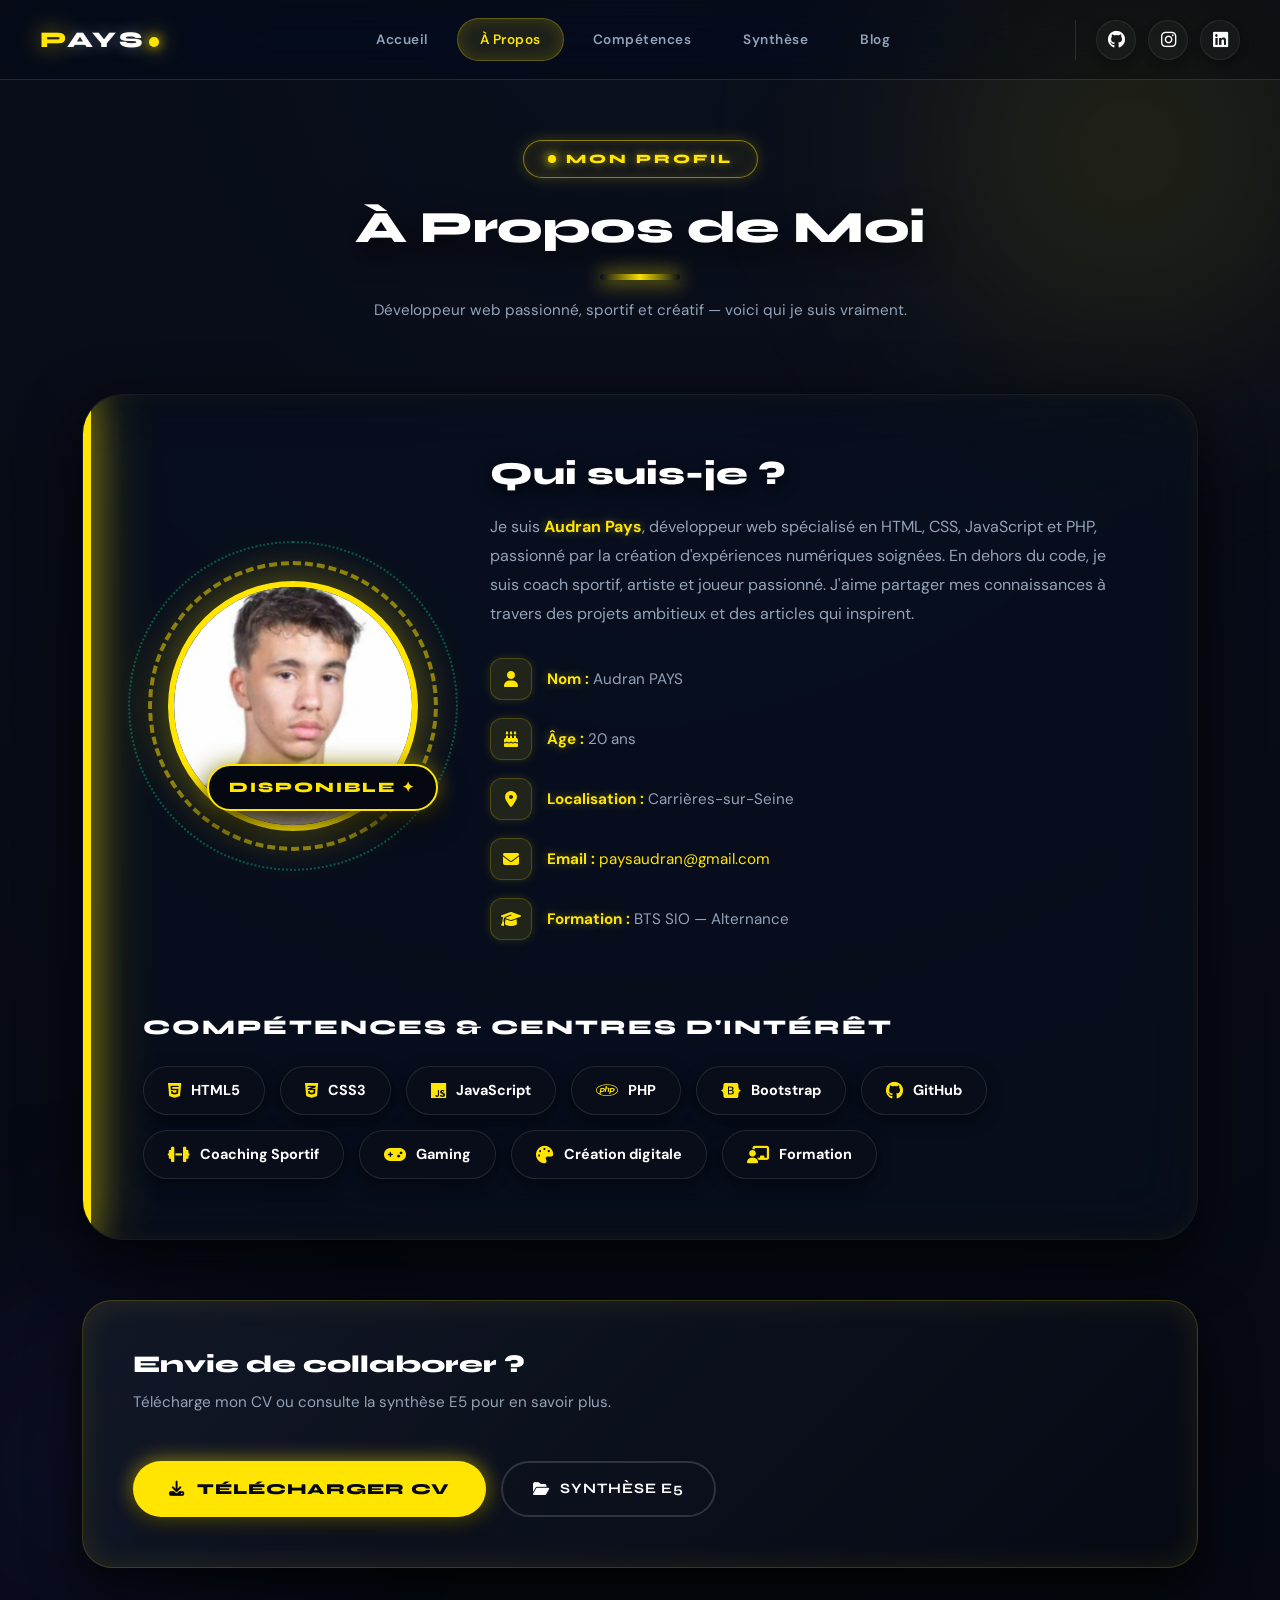
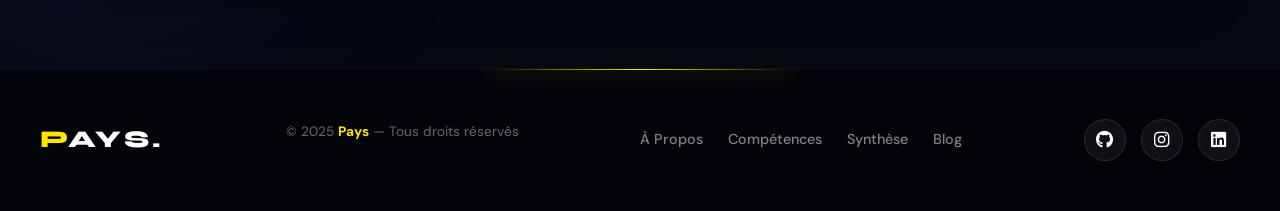
<file: a propos.html>
<!DOCTYPE html>
<html lang="fr">
<head>
  <meta charset="UTF-8" />
  <meta name="viewport" content="width=device-width, initial-scale=1.0" />
  <title>À Propos — Pays.</title>

  <!-- Bootstrap 5 -->
  <link href="https://cdn.jsdelivr.net/npm/bootstrap@5.3.3/dist/css/bootstrap.min.css" rel="stylesheet" />
  <!-- Font Awesome -->
  <link rel="stylesheet" href="https://cdnjs.cloudflare.com/ajax/libs/font-awesome/6.7.2/css/all.min.css" crossorigin="anonymous" />
  <!-- Google Fonts -->
  <link href="https://fonts.googleapis.com/css2?family=Syne:wght@400;600;700;800&family=DM+Sans:ital,wght@0,300;0,400;0,500;1,300&display=swap" rel="stylesheet" />

  <link rel="stylesheet" href="css/style.css?v=5" />
</head>

<body>

  <!-- ===== NAVBAR ===== -->
  <nav class="navbar-custom">
    <a href="index.html" class="logo"><span>P</span>ays<span class="logo-dot"></span></a>
    <ul class="nav-links">
      <li><a href="index.html">Accueil</a></li>
      <li><a href="a propos.html" class="active">À Propos</a></li>
      <li><a href="competence.html">Compétences</a></li>
      <li><a href="synthese.html">Synthèse</a></li>
      <li><a href="blog.html">Blog</a></li>
    </ul>
    <div class="socials">
      <a href="https://github.com/paysg71-arch" target="_blank" aria-label="GitHub"><i class="fa-brands fa-github"></i></a>
      <a href="https://www.instagram.com/audranpays/" target="_blank" aria-label="Instagram"><i class="fa-brands fa-instagram"></i></a>
      <a href="https://www.linkedin.com/in/audran-pays-4949373b2/" target="_blank" aria-label="Linkedin"><i class="fa-brands fa-linkedin"></i></a>
    </div>
  </nav>

  <!-- ===== PAGE ===== -->
  <div class="page-wrapper">
    <div class="container" style="position: relative; z-index: 1;">

      <!-- Header -->
      <div class="page-header fade-up delay-1">
        <div class="section-tag">Mon profil</div>
        <h1>À Propos de Moi</h1>
        <p class="subtitle">Développeur web passionné, sportif et créatif — voici qui je suis vraiment.</p>
      </div>

      <!-- About Card -->
      <div class="about-card fade-up delay-2">
        <div class="row align-items-center g-5">

          <!-- Photo -->
          <div class="col-lg-4 d-flex flex-column align-items-center gap-4">
            <div class="photo-wrapper fade-left delay-2">
              <div class="photo-ring">
                <img src="img/photo11.png" alt="Audran Pays"
                     onerror="this.style.background='linear-gradient(135deg,#3d535f,#1c2b35)';this.removeAttribute('src')" />
                <div class="photo-badge-small">Disponible ✦</div>
              </div>
            </div>
          </div>

          <!-- Text -->
          <div class="col-lg-8 about-text fade-up delay-3">
            <h2>Qui suis-je ?</h2>
            <p class="bio">
              Je suis <strong>Audran Pays</strong>, développeur web spécialisé en HTML, CSS, JavaScript et PHP,
              passionné par la création d'expériences numériques soignées. En dehors du code,
              je suis coach sportif, artiste et joueur passionné. J'aime partager mes connaissances
              à travers des projets ambitieux et des articles qui inspirent.
            </p>

            <ul class="info-list">
              <li>
                <div class="info-icon"><i class="fa-solid fa-user"></i></div>
                <div><strong>Nom :</strong> Audran PAYS</div>
              </li>
              <li>
                <div class="info-icon"><i class="fa-solid fa-cake-candles"></i></div>
                <div><strong>Âge :</strong> 20 ans</div>
              </li>
              <li>
                <div class="info-icon"><i class="fa-solid fa-location-dot"></i></div>
                <div><strong>Localisation :</strong> Carrières-sur-Seine</div>
              </li>
              <li>
                <div class="info-icon"><i class="fa-solid fa-envelope"></i></div>
                <div>
                  <strong>Email :</strong>
                  <a href="mailto:paysaudran@gmail.com">paysaudran@gmail.com</a>
                </div>
              </li>
              <li>
                <div class="info-icon"><i class="fa-solid fa-graduation-cap"></i></div>
                <div><strong>Formation :</strong> BTS SIO — Alternance</div>
              </li>
            </ul>
          </div>
        </div>

        <!-- Skills section -->
        <div class="skills-section fade-up delay-4">
          <h3>Compétences & Centres d'intérêt</h3>
          <div class="pills">
            <span class="pill"><i class="fa-brands fa-html5"></i> HTML5</span>
            <span class="pill"><i class="fa-brands fa-css3-alt"></i> CSS3</span>
            <span class="pill"><i class="fa-brands fa-js"></i> JavaScript</span>
            <span class="pill"><i class="fa-brands fa-php"></i> PHP</span>
            <span class="pill"><i class="fa-brands fa-bootstrap"></i> Bootstrap</span>
            <span class="pill"><i class="fa-brands fa-github"></i> GitHub</span>
            <span class="pill"><i class="fa-solid fa-dumbbell"></i> Coaching Sportif</span>
            <span class="pill"><i class="fa-solid fa-gamepad"></i> Gaming</span>
            <span class="pill"><i class="fa-solid fa-palette"></i> Création digitale</span>
            <span class="pill"><i class="fa-solid fa-chalkboard-user"></i> Formation</span>
          </div>
        </div>
      </div>

      <!-- CTA Strip -->
      <div class="cta-strip fade-up delay-5">
        <div class="cta-text">
          <h4>Envie de collaborer ?</h4>
          <p>Télécharge mon CV ou consulte la synthèse E5 pour en savoir plus.</p>
        </div>
        <div class="cta-btns">
          <a href="img/CV-1.png" download class="btn-yellow">
            <i class="fa-solid fa-download"></i> Télécharger CV
          </a>
          <a href="synthese.html" class="btn-ghost">
            <i class="fa-solid fa-folder-open"></i> Synthèse E5
          </a>
        </div>
      </div>

    </div>
  </div>

  <!-- ===== FOOTER ===== -->
  <footer>
    <a href="index.html" class="footer-logo"><span>P</span>ays.</a>
    <p class="copy">© 2025 <span>Pays</span> — Tous droits réservés</p>
    <nav class="footer-links">
      <a href="a propos.html">À Propos</a>
      <a href="competence.html">Compétences</a>
      <a href="synthese.html">Synthèse</a>
      <a href="blog.html">Blog</a>
    </nav>
    <div class="footer-socials">
      <a href="https://github.com/paysg71-arch" target="_blank"><i class="fa-brands fa-github"></i></a>
      <a href="https://www.instagram.com/audranpays/" target="_blank"><i class="fa-brands fa-instagram"></i></a>
      <a href="https://www.linkedin.com/in/audran-pays-4949373b2/" target="_blank"><i class="fa-brands fa-linkedin"></i></a>
    </div>
  </footer>

  <!-- Back to top -->
  <button class="back-to-top" id="backToTop" title="Retour en haut">↑</button>

  <!-- Bootstrap JS -->
  <script src="https://cdn.jsdelivr.net/npm/bootstrap@5.3.3/dist/js/bootstrap.bundle.min.js"></script>
  <script>
    // Reveal on scroll
    const anim = document.querySelectorAll('.fade-up, .fade-right, .fade-left');
    if ('IntersectionObserver' in window) {
      const obs = new IntersectionObserver((entries) => {
        entries.forEach(e => { if (e.isIntersecting) { e.target.classList.add('visible'); } });
      }, { threshold: 0.08 });
      anim.forEach(el => obs.observe(el));
    } else { anim.forEach(el => el.classList.add('visible')); }

    // Back to top
    const btn = document.getElementById('backToTop');
    window.addEventListener('scroll', () => {
      btn.classList.toggle('visible', window.scrollY > 300);
    });
    btn.addEventListener('click', () => window.scrollTo({ top: 0, behavior: 'smooth' }));
  </script>
</body>
</html>
</file>
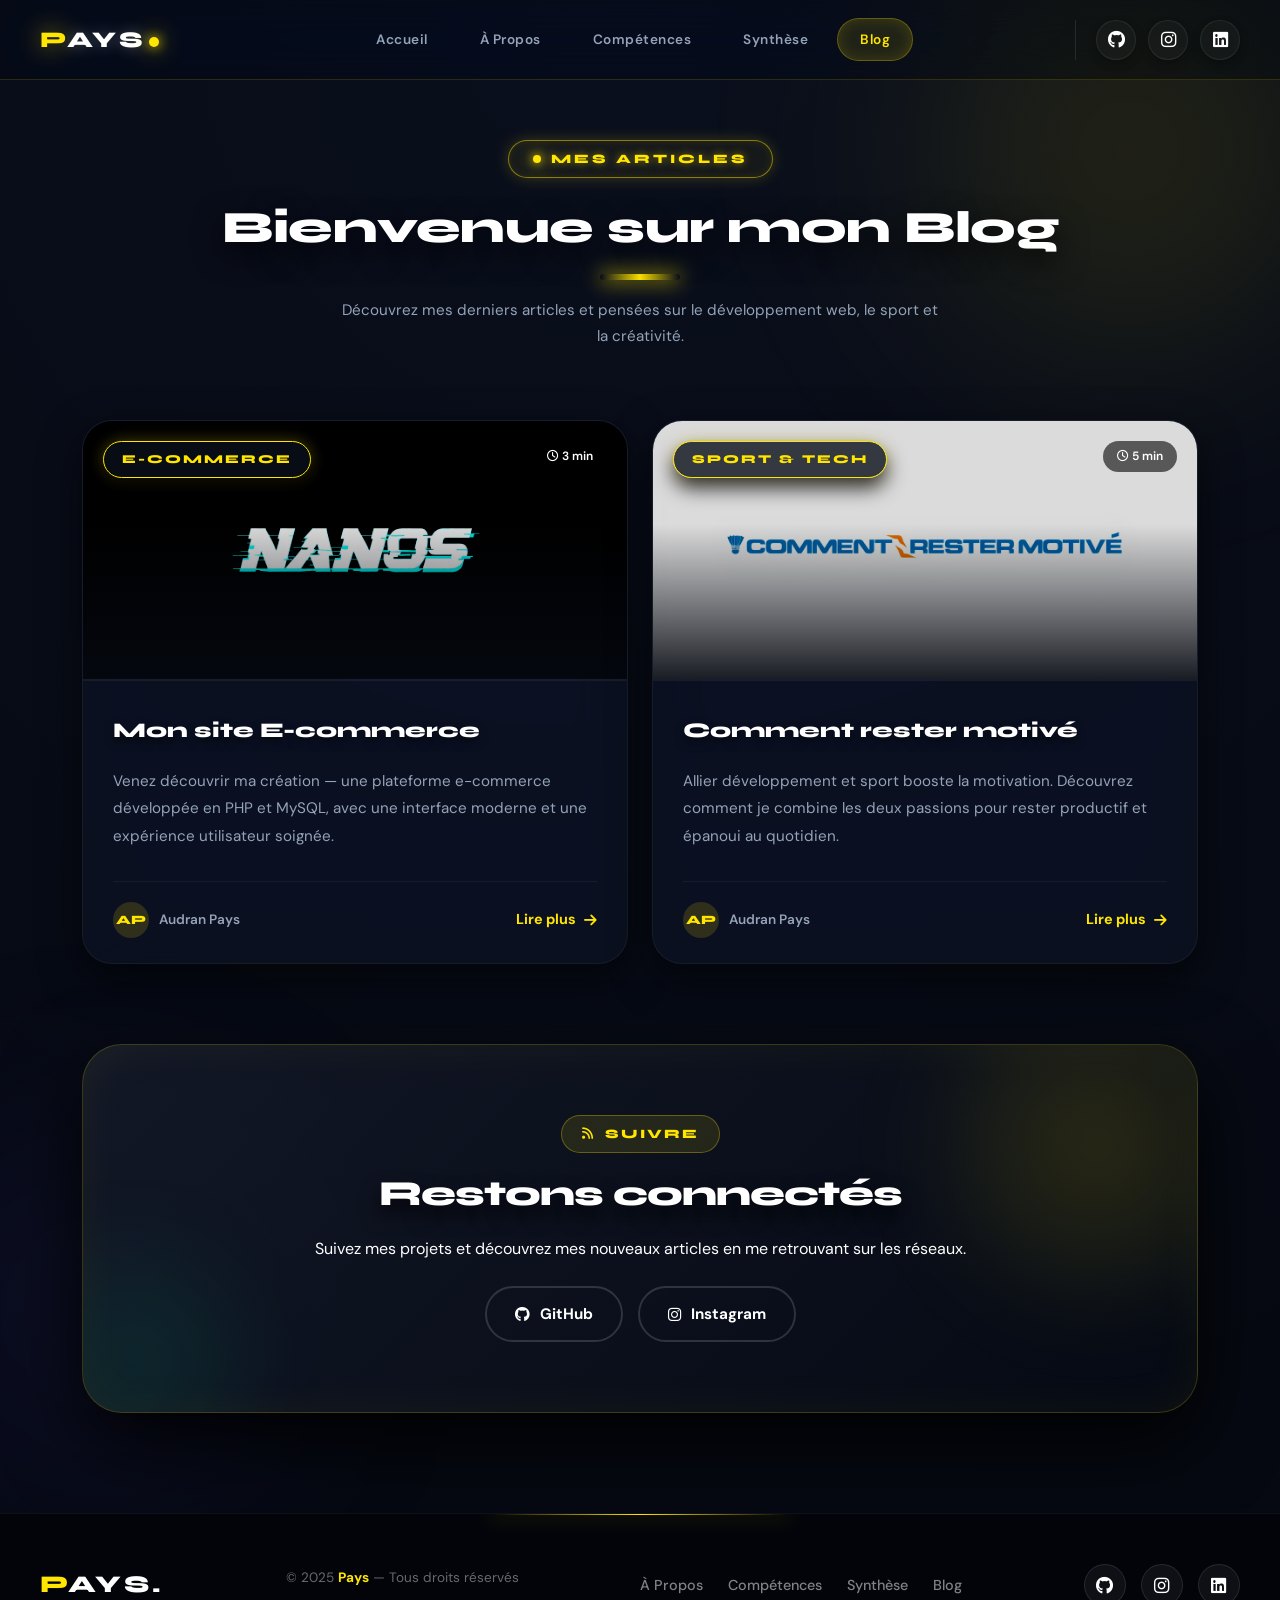
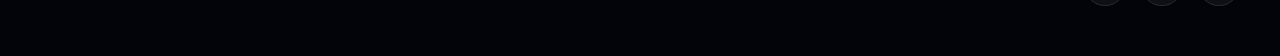
<file: blog.html>
<!DOCTYPE html>
<html lang="fr">
<head>
  <meta charset="UTF-8" />
  <meta name="viewport" content="width=device-width, initial-scale=1.0" />
  <title>Blog — Pays.</title>

  <!-- Bootstrap 5 -->
  <link href="https://cdn.jsdelivr.net/npm/bootstrap@5.3.3/dist/css/bootstrap.min.css" rel="stylesheet" />
  <!-- Font Awesome -->
  <link rel="stylesheet" href="https://cdnjs.cloudflare.com/ajax/libs/font-awesome/6.7.2/css/all.min.css" crossorigin="anonymous" />
  <!-- Google Fonts -->
  <link href="https://fonts.googleapis.com/css2?family=Syne:wght@400;600;700;800&family=DM+Sans:ital,wght@0,300;0,400;0,500;1,300&display=swap" rel="stylesheet" />

  <link rel="stylesheet" href="css/style.css?v=5" />
</head>

<body>

  <!-- ===== NAVBAR ===== -->
  <nav class="navbar-custom">
    <a href="index.html" class="logo"><span>P</span>ays<span class="logo-dot"></span></a>
    <ul class="nav-links">
      <li><a href="index.html">Accueil</a></li>
      <li><a href="a propos.html">À Propos</a></li>
      <li><a href="competence.html">Compétences</a></li>
      <li><a href="synthese.html">Synthèse</a></li>
      <li><a href="blog.html" class="active">Blog</a></li>
    </ul>
    <div class="socials">
      <a href="https://github.com/paysg71-arch/" target="_blank" aria-label="GitHub"><i class="fa-brands fa-github"></i></a>
      <a href="https://www.instagram.com/audranpays" target="_blank" aria-label="Instagram"><i class="fa-brands fa-instagram"></i></a>
      <a href="https://www.linkedin.com/in/audran-pays-4949373b2/" target="_blank" aria-label="Linkedin"><i class="fa-brands fa-linkedin"></i></a>
    </div>
  </nav>

  <!-- ===== PAGE ===== -->
  <div class="page-wrapper">
    <div class="container" style="position: relative; z-index: 1;">

      <!-- Header -->
      <div class="page-header fade-up delay-1">
        <div class="section-tag">Mes articles</div>
        <h1>Bienvenue sur mon Blog</h1>
        <p class="subtitle">Découvrez mes derniers articles et pensées sur le développement web, le sport et la créativité.</p>
      </div>

      <!-- Articles grid -->
      <div class="row g-4">

        <!-- Article 1 -->
        <div class="col-md-6 fade-up delay-2">
          <div class="article-card">
            <div class="article-img">
              <img src="img/Nanosphoto7.png" alt="Mon site E-commerce"
                   onerror="this.style.background='linear-gradient(135deg,#3d535f,#1c2b35)';this.removeAttribute('src')" />
              <span class="article-cat">E-commerce</span>
              <span class="article-time"><i class="fa-regular fa-clock"></i> 3 min</span>
            </div>
            <div class="article-body">
              <h2>Mon site E-commerce</h2>
              <p>Venez découvrir ma création — une plateforme e-commerce développée en PHP et MySQL, avec une interface moderne et une expérience utilisateur soignée.</p>
              <div class="article-footer">
                <div class="article-author">
                  <div class="author-avatar">AP</div>
                  <span class="author-name">Audran Pays</span>
                </div>
                <a href="https://github.com/paysg71-arch/ecommerce" class="article-link">
                  Lire plus <i class="fa-solid fa-arrow-right"></i>
                </a>
              </div>
            </div>
          </div>
        </div>

        <!-- Article 2 -->
        <div class="col-md-6 fade-up delay-3">
          <div class="article-card">
            <div class="article-img">
              <img src="img/Badmintonphoto.png" alt="Comment rester motivé"
                   onerror="this.style.background='linear-gradient(135deg,#3d535f,#1c2b35)';this.removeAttribute('src')" />
              <span class="article-cat">Sport & Tech</span>
              <span class="article-time"><i class="fa-regular fa-clock"></i> 5 min</span>
            </div>
            <div class="article-body">
              <h2>Comment rester motivé</h2>
              <p>Allier développement et sport booste la motivation. Découvrez comment je combine les deux passions pour rester productif et épanoui au quotidien.</p>
              <div class="article-footer">
                <div class="article-author">
                  <div class="author-avatar">AP</div>
                  <span class="author-name">Audran Pays</span>
                </div>
                <a href="https://badmintoncarrieres-sur-seine.fr/" target="_blank" class="article-link">
                  Lire plus <i class="fa-solid fa-arrow-right"></i>
                </a>
              </div>
            </div>
          </div>
        </div>

      </div>

      <!-- Newsletter / Follow strip -->
      <div class="newsletter-strip fade-up delay-4">
        <div class="nl-tag"><i class="fa-solid fa-rss"></i> Suivre</div>
        <h3>Restons connectés</h3>
        <p>Suivez mes projets et découvrez mes nouveaux articles en me retrouvant sur les réseaux.</p>
        <div class="nl-socials">
          <a href="https://github.com/paysg71-arch" target="_blank" class="nl-social-btn github">
            <i class="fa-brands fa-github"></i> GitHub
          </a>
          <a href="https://www.instagram.com/audranpays" target="_blank" class="nl-social-btn instagram">
            <i class="fa-brands fa-instagram"></i> Instagram
          </a>
        </div>
      </div>

    </div>
  </div>

  <!-- ===== FOOTER ===== -->
  <footer>
    <a href="index.html" class="footer-logo"><span>P</span>ays.</a>
    <p class="copy">© 2025 <span>Pays</span> — Tous droits réservés</p>
    <nav class="footer-links">
      <a href="a propos.html">À Propos</a>
      <a href="competence.html">Compétences</a>
      <a href="synthese.html">Synthèse</a>
      <a href="blog.html">Blog</a>
    </nav>
    <div class="footer-socials">
      <a href="https://github.com/paysg71-arch" target="_blank"><i class="fa-brands fa-github"></i></a>
      <a href="https://www.instagram.com/audranpays/" target="_blank"><i class="fa-brands fa-instagram"></i></a>
      <a href="https://www.linkedin.com/in/audran-pays-4949373b2/" target="_blank"><i class="fa-brands fa-linkedin"></i></a>
    </div>
  </footer>

  <!-- Back to top -->
  <button class="back-to-top" id="backToTop" title="Retour en haut">↑</button>

  <!-- Bootstrap JS -->
  <script src="https://cdn.jsdelivr.net/npm/bootstrap@5.3.3/dist/js/bootstrap.bundle.min.js"></script>
  <script>
    // Reveal on scroll
    const anim = document.querySelectorAll('.fade-up, .fade-right');
    if ('IntersectionObserver' in window) {
      const obs = new IntersectionObserver((entries) => {
        entries.forEach(e => { if (e.isIntersecting) { e.target.classList.add('visible'); } });
      }, { threshold: 0.08 });
      anim.forEach(el => obs.observe(el));
    } else { anim.forEach(el => el.classList.add('visible')); }

    // Back to top
    const btn = document.getElementById('backToTop');
    window.addEventListener('scroll', () => btn.classList.toggle('visible', window.scrollY > 300));
    btn.addEventListener('click', () => window.scrollTo({ top: 0, behavior: 'smooth' }));
  </script>

</body>
</html>
</file>
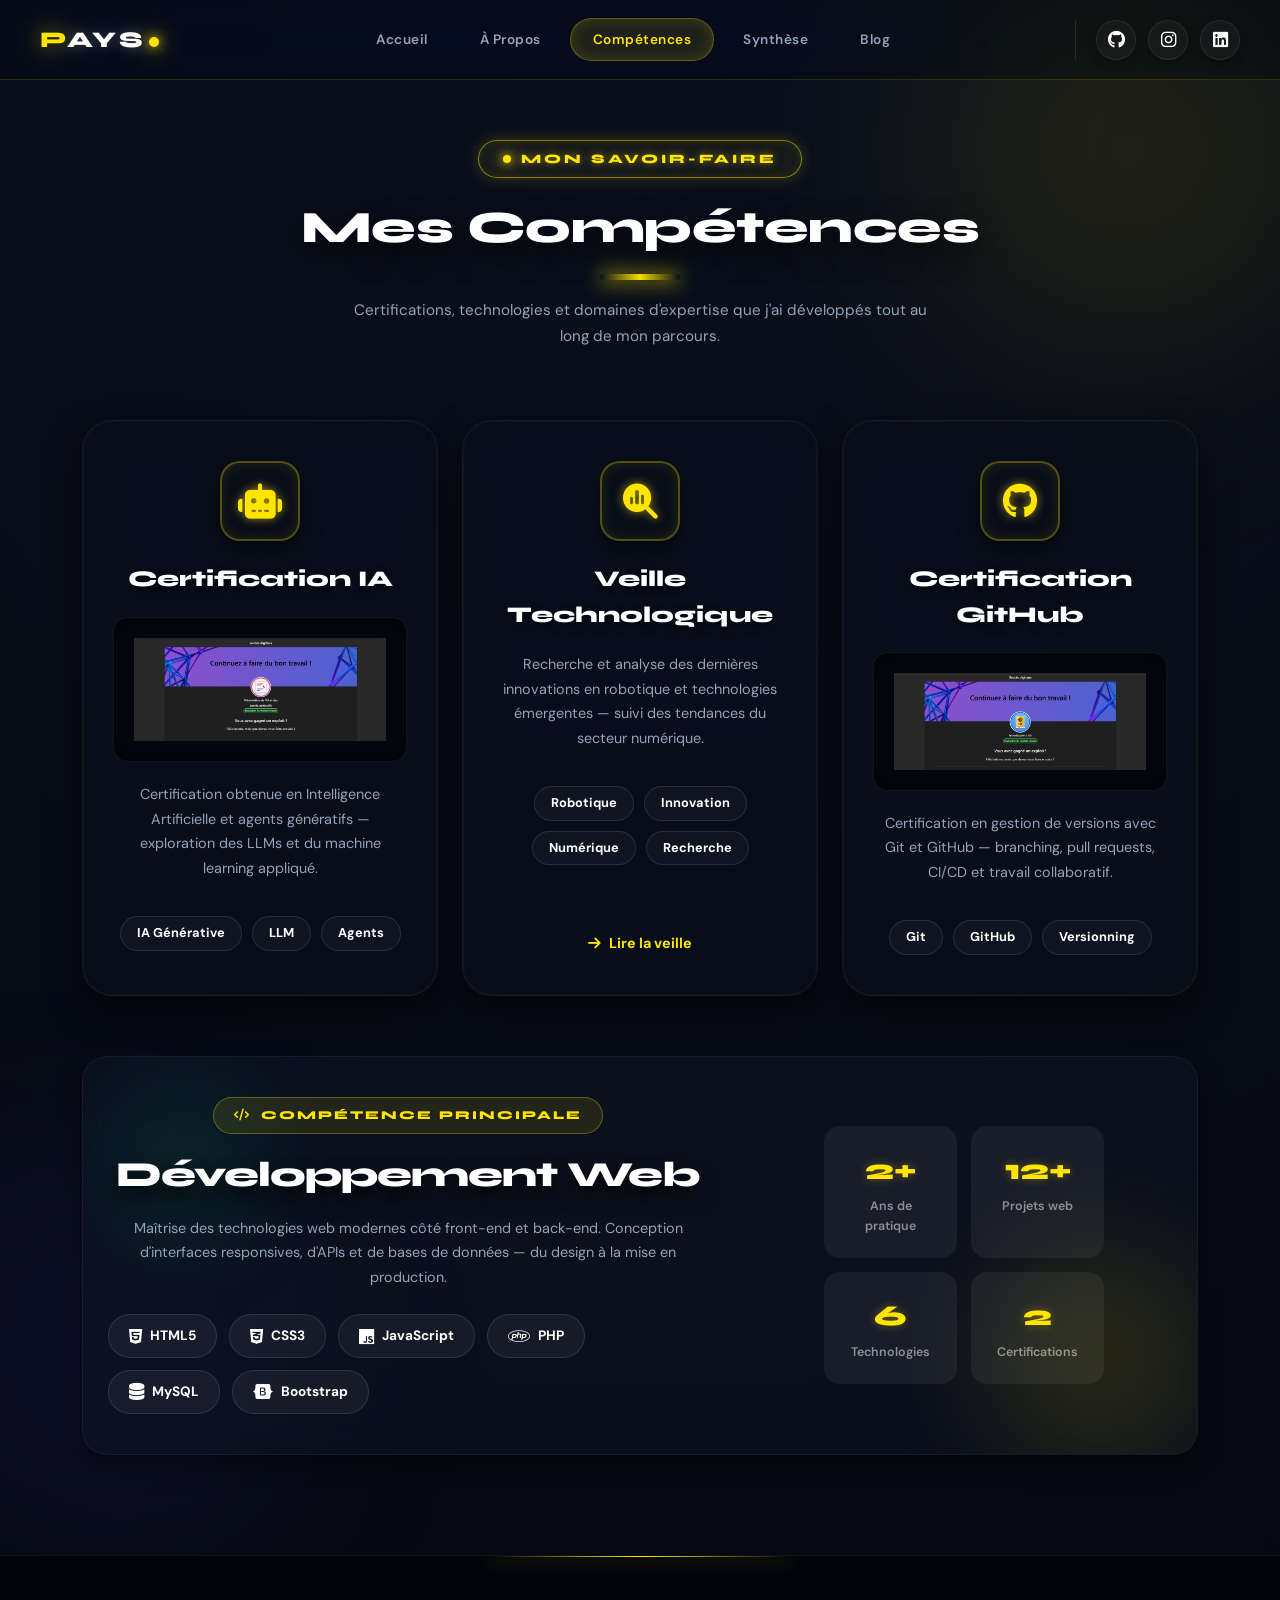
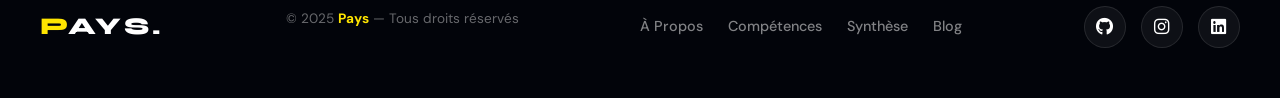
<file: competence.html>
<!DOCTYPE html>
<html lang="fr">
<head>
  <meta charset="UTF-8" />
  <meta name="viewport" content="width=device-width, initial-scale=1.0" />
  <title>Compétences — Pays.</title>

  <!-- Bootstrap 5 -->
  <link href="https://cdn.jsdelivr.net/npm/bootstrap@5.3.3/dist/css/bootstrap.min.css" rel="stylesheet" />
  <!-- Font Awesome -->
  <link rel="stylesheet" href="https://cdnjs.cloudflare.com/ajax/libs/font-awesome/6.7.2/css/all.min.css" crossorigin="anonymous" />
  <!-- Google Fonts -->
  <link href="https://fonts.googleapis.com/css2?family=Syne:wght@400;600;700;800&family=DM+Sans:ital,wght@0,300;0,400;0,500;1,300&display=swap" rel="stylesheet" />

  <link rel="stylesheet" href="css/style.css?v=5" />
</head>

<body>

  <!-- ===== NAVBAR ===== -->
  <nav class="navbar-custom">
    <a href="index.html" class="logo"><span>P</span>ays<span class="logo-dot"></span></a>
    <ul class="nav-links">
      <li><a href="index.html">Accueil</a></li>
      <li><a href="a propos.html">À Propos</a></li>
      <li><a href="competence.html" class="active">Compétences</a></li>
      <li><a href="synthese.html">Synthèse</a></li>
      <li><a href="blog.html">Blog</a></li>
    </ul>
    <div class="socials">
      <a href="https://github.com/paysg71-arch" target="_blank" aria-label="GitHub"><i class="fa-brands fa-github"></i></a>
      <a href="https://www.instagram.com/audranpays/" target="_blank" aria-label="Instagram"><i class="fa-brands fa-instagram"></i></a>
      <a href="https://www.linkedin.com/in/audran-pays-4949373b2/" target="_blank" aria-label="Linkedin"><i class="fa-brands fa-linkedin"></i></a>
    </div>
  </nav>

  <!-- ===== PAGE ===== -->
  <div class="page-wrapper">
    <div class="container" style="position: relative; z-index: 1;">

      <!-- Header -->
      <div class="page-header fade-up delay-1">
        <div class="section-tag">Mon savoir-faire</div>
        <h1>Mes Compétences</h1>
        <p class="subtitle">Certifications, technologies et domaines d'expertise que j'ai développés tout au long de mon parcours.</p>
      </div>

      <!-- Cards row: Certification IA + Veille + GitHub -->
      <div class="row g-4 mb-4">

        <!-- Certification IA -->
        <div class="col-lg-4 col-md-6 fade-up delay-2">
          <div class="competence-card h-100">
            <div class="card-body-custom">
              <div class="card-icon"><i class="fa-solid fa-robot"></i></div>
              <div class="card-title">Certification IA</div>
              <div class="card-img-wrap" onclick="openModal('modal-ia')">
                <img src="img/CertificationIA.png" alt="Certification Intelligence Artificielle"
                     onerror="this.closest('.card-img-wrap').style.display='none'" />
                <span class="zoom-hint"><i class="fa-solid fa-magnifying-glass"></i> Agrandir</span>
              </div>
              <p class="card-desc">Certification obtenue en Intelligence Artificielle et agents génératifs — exploration des LLMs et du machine learning appliqué.</p>
              <div class="card-tags">
                <span class="tag">IA Générative</span>
                <span class="tag">LLM</span>
                <span class="tag">Agents</span>
              </div>
            </div>
          </div>
        </div>

        <!-- Veille Technologique -->
        <div class="col-lg-4 col-md-6 fade-up delay-3">
          <div class="competence-card h-100">
            <div class="card-body-custom">
              <div class="card-icon"><i class="fa-solid fa-magnifying-glass-chart"></i></div>
              <div class="card-title">Veille Technologique</div>
              <p class="card-desc">Recherche et analyse des dernières innovations en robotique et technologies émergentes — suivi des tendances du secteur numérique.</p>
              <div class="card-tags">
                <span class="tag">Robotique</span>
                <span class="tag">Innovation</span>
                <span class="tag">Numérique</span>
                <span class="tag">Recherche</span>
              </div>
              <a href="veille_robotique.html" class="card-cta">
                <i class="fa-solid fa-arrow-right"></i> Lire la veille
              </a>
            </div>
          </div>
        </div>

        <!-- Certification GitHub -->
        <div class="col-lg-4 col-md-6 fade-up delay-4">
          <div class="competence-card h-100">
            <div class="card-body-custom">
              <div class="card-icon"><i class="fa-brands fa-github"></i></div>
              <div class="card-title">Certification GitHub</div>
              <div class="card-img-wrap" onclick="openModal('modal-git')">
                <img src="img/CertificationGIT.png" alt="Certification GitHub"
                     onerror="this.closest('.card-img-wrap').style.display='none'" />
                <span class="zoom-hint"><i class="fa-solid fa-magnifying-glass"></i> Agrandir</span>
              </div>
              <p class="card-desc">Certification en gestion de versions avec Git et GitHub — branching, pull requests, CI/CD et travail collaboratif.</p>
              <div class="card-tags">
                <span class="tag">Git</span>
                <span class="tag">GitHub</span>
                <span class="tag">Versionning</span>
              </div>
            </div>
          </div>
        </div>
      </div>

      <!-- Feature Card: Développement Web -->
      <div class="feature-card fade-up delay-5">
        <div class="row align-items-center g-5">
          <div class="col-lg-7">
            <div class="fc-tag"><i class="fa-solid fa-code"></i> Compétence principale</div>
            <h2>Développement Web</h2>
            <p>Maîtrise des technologies web modernes côté front-end et back-end. Conception d'interfaces responsives, d'APIs et de bases de données — du design à la mise en production.</p>
            <div class="tech-pills">
              <span class="tech-pill"><i class="fa-brands fa-html5"></i> HTML5</span>
              <span class="tech-pill"><i class="fa-brands fa-css3-alt"></i> CSS3</span>
              <span class="tech-pill"><i class="fa-brands fa-js"></i> JavaScript</span>
              <span class="tech-pill"><i class="fa-brands fa-php"></i> PHP</span>
              <span class="tech-pill"><i class="fa-solid fa-database"></i> MySQL</span>
              <span class="tech-pill"><i class="fa-brands fa-bootstrap"></i> Bootstrap</span>
            </div>
          </div>
          <div class="col-lg-5 d-flex justify-content-center">
            <div class="stats-grid">
              <div class="stat-box">
                <div class="stat-box-num">2+</div>
                <div class="stat-box-lbl">Ans de pratique</div>
              </div>
              <div class="stat-box">
                <div class="stat-box-num">12+</div>
                <div class="stat-box-lbl">Projets web</div>
              </div>
              <div class="stat-box">
                <div class="stat-box-num">6</div>
                <div class="stat-box-lbl">Technologies</div>
              </div>
              <div class="stat-box">
                <div class="stat-box-num">2</div>
                <div class="stat-box-lbl">Certifications</div>
              </div>
            </div>
          </div>
        </div>
      </div>

    </div>
  </div>

  <!-- ===== MODALS ===== -->
  <div id="modal-ia" class="img-modal" onclick="closeModal('modal-ia')">
    <button class="modal-close" onclick="closeModal('modal-ia')">&times;</button>
    <img src="img/CertificationIA.png" alt="Certification IA agrandie" onclick="event.stopPropagation()" />
  </div>

  <div id="modal-git" class="img-modal" onclick="closeModal('modal-git')">
    <button class="modal-close" onclick="closeModal('modal-git')">&times;</button>
    <img src="img/CertificationGIT.png" alt="Certification GitHub agrandie" onclick="event.stopPropagation()" />
  </div>

  <!-- ===== FOOTER ===== -->
  <footer>
    <a href="index.html" class="footer-logo"><span>P</span>ays.</a>
    <p class="copy">© 2025 <span>Pays</span> — Tous droits réservés</p>
    <nav class="footer-links">
      <a href="a propos.html">À Propos</a>
      <a href="competence.html">Compétences</a>
      <a href="synthese.html">Synthèse</a>
      <a href="blog.html">Blog</a>
    </nav>
    <div class="footer-socials">
      <a href="https://github.com/paysg71-arch" target="_blank"><i class="fa-brands fa-github"></i></a>
      <a href="https://www.instagram.com/audranpays/" target="_blank"><i class="fa-brands fa-instagram"></i></a>
      <a href="https://www.linkedin.com/in/audran-pays-4949373b2/" target="_blank"><i class="fa-brands fa-linkedin"></i></a>
    </div>
  </footer>

  <!-- Back to top -->
  <button class="back-to-top" id="backToTop" title="Retour en haut">↑</button>

  <!-- Bootstrap JS -->
  <script src="https://cdn.jsdelivr.net/npm/bootstrap@5.3.3/dist/js/bootstrap.bundle.min.js"></script>
  <script>
    // Modal
    function openModal(id) {
      document.getElementById(id).classList.add('open');
      document.body.style.overflow = 'hidden';
    }
    function closeModal(id) {
      document.getElementById(id).classList.remove('open');
      document.body.style.overflow = '';
    }
    document.addEventListener('keydown', e => {
      if (e.key === 'Escape') {
        document.querySelectorAll('.img-modal.open').forEach(m => {
          m.classList.remove('open');
          document.body.style.overflow = '';
        });
      }
    });

    // Reveal on scroll
    const anim = document.querySelectorAll('.fade-up, .fade-right');
    if ('IntersectionObserver' in window) {
      const obs = new IntersectionObserver((entries) => {
        entries.forEach(e => { if (e.isIntersecting) { e.target.classList.add('visible'); } });
      }, { threshold: 0.08 });
      anim.forEach(el => obs.observe(el));
    } else { anim.forEach(el => el.classList.add('visible')); }

    // Back to top
    const btn = document.getElementById('backToTop');
    window.addEventListener('scroll', () => btn.classList.toggle('visible', window.scrollY > 300));
    btn.addEventListener('click', () => window.scrollTo({ top: 0, behavior: 'smooth' }));
  </script>

</body>
</file>
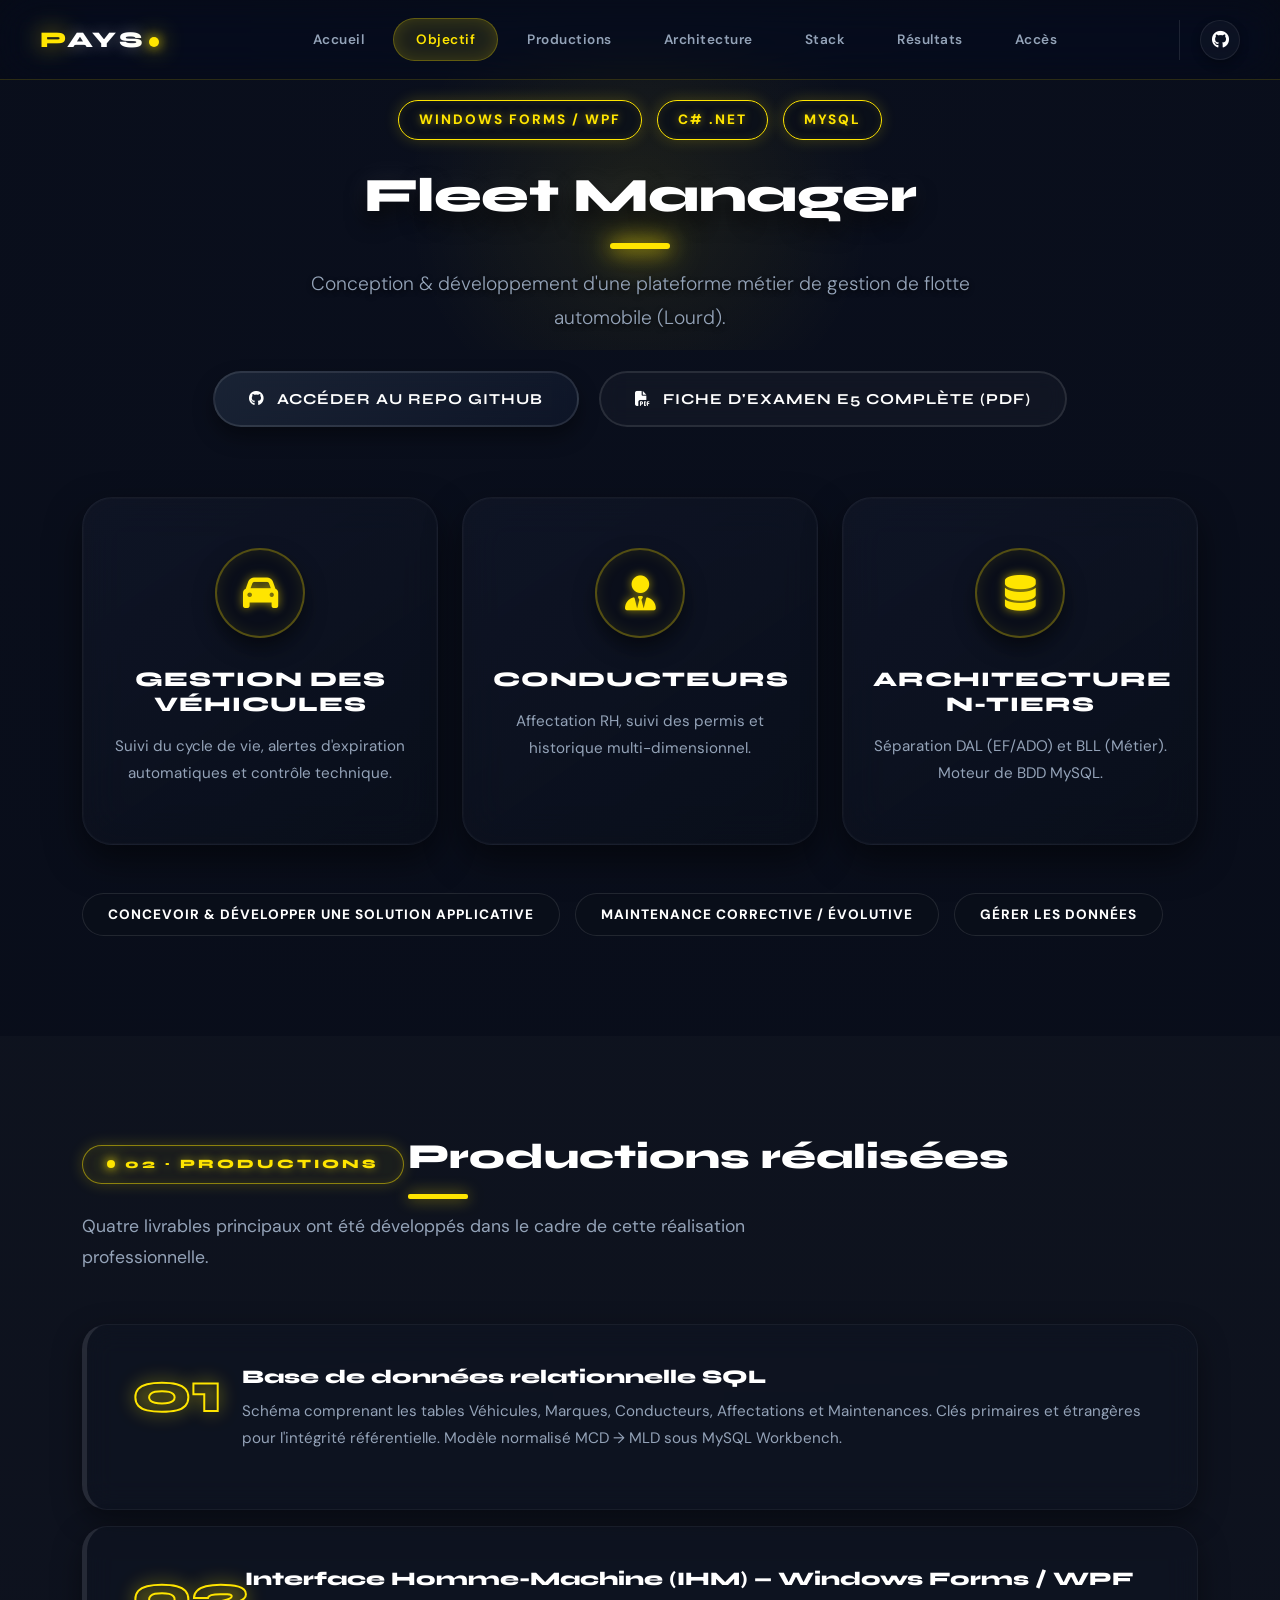
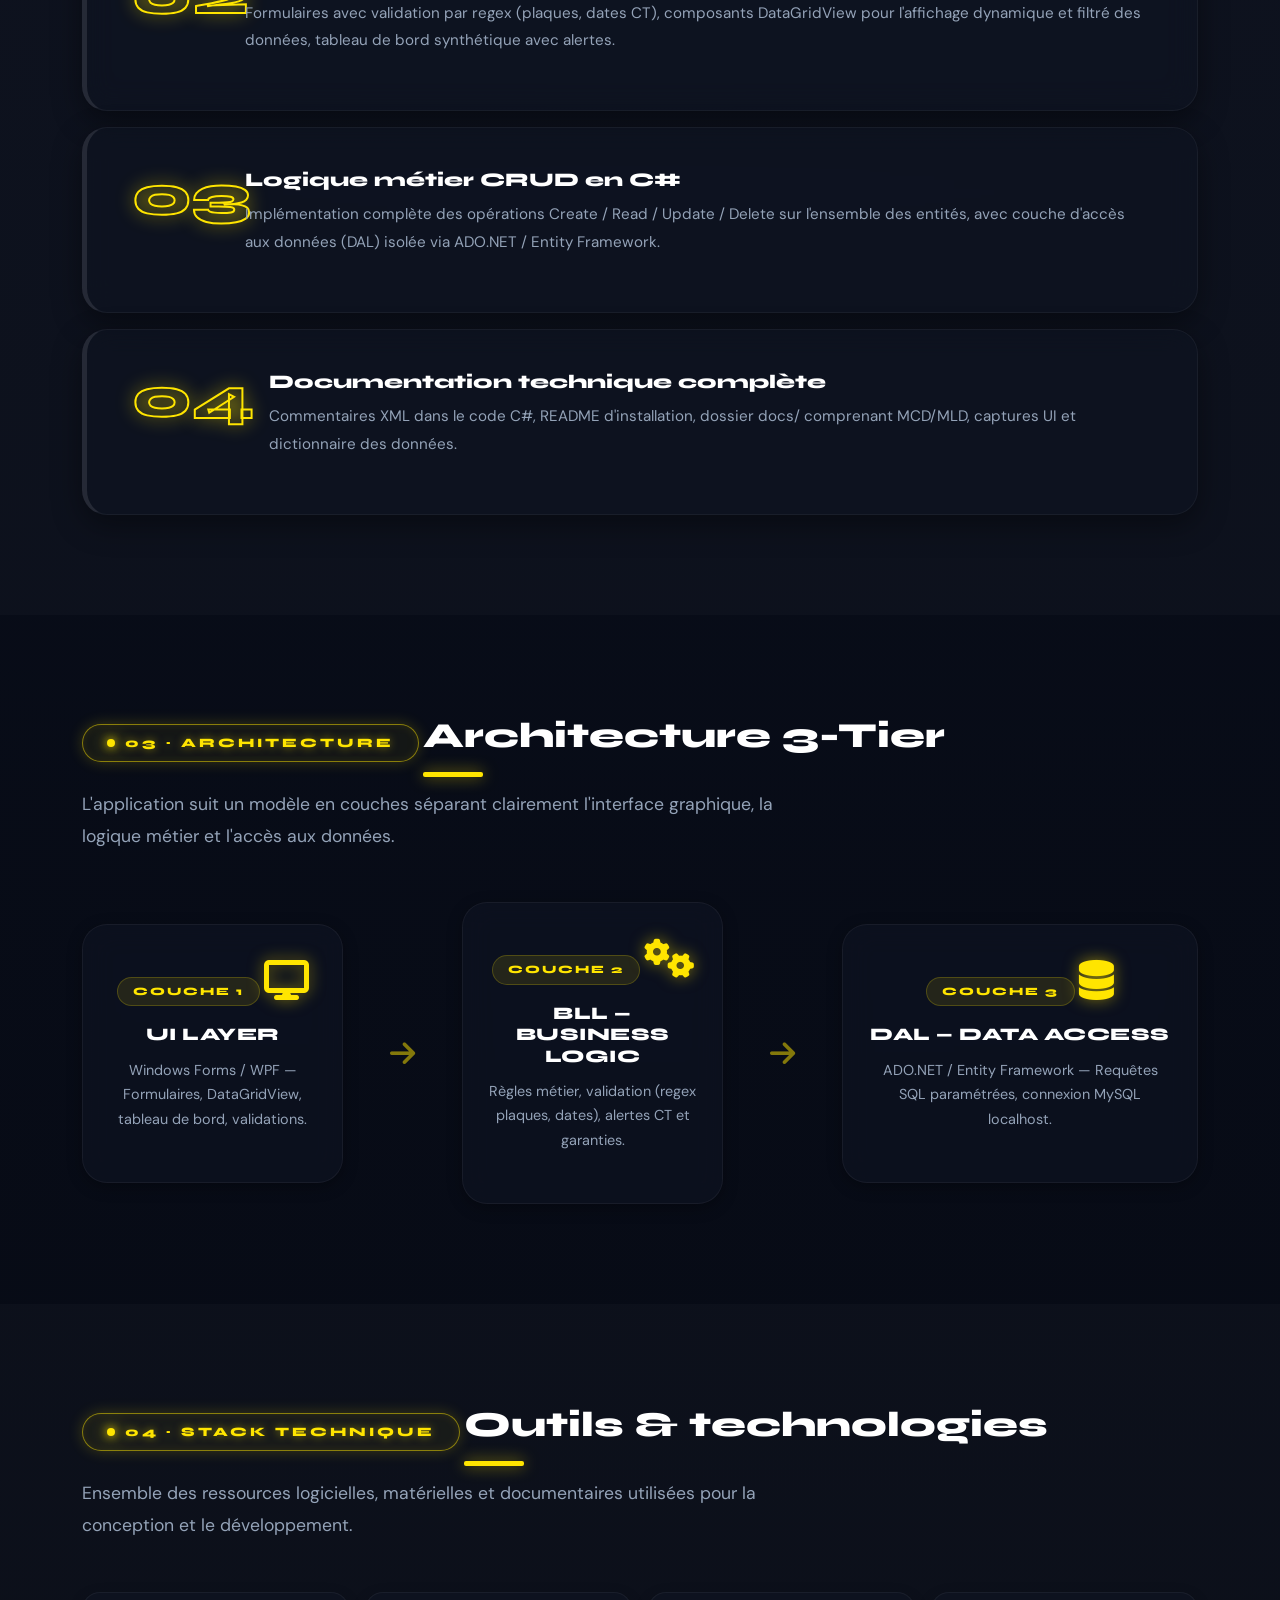
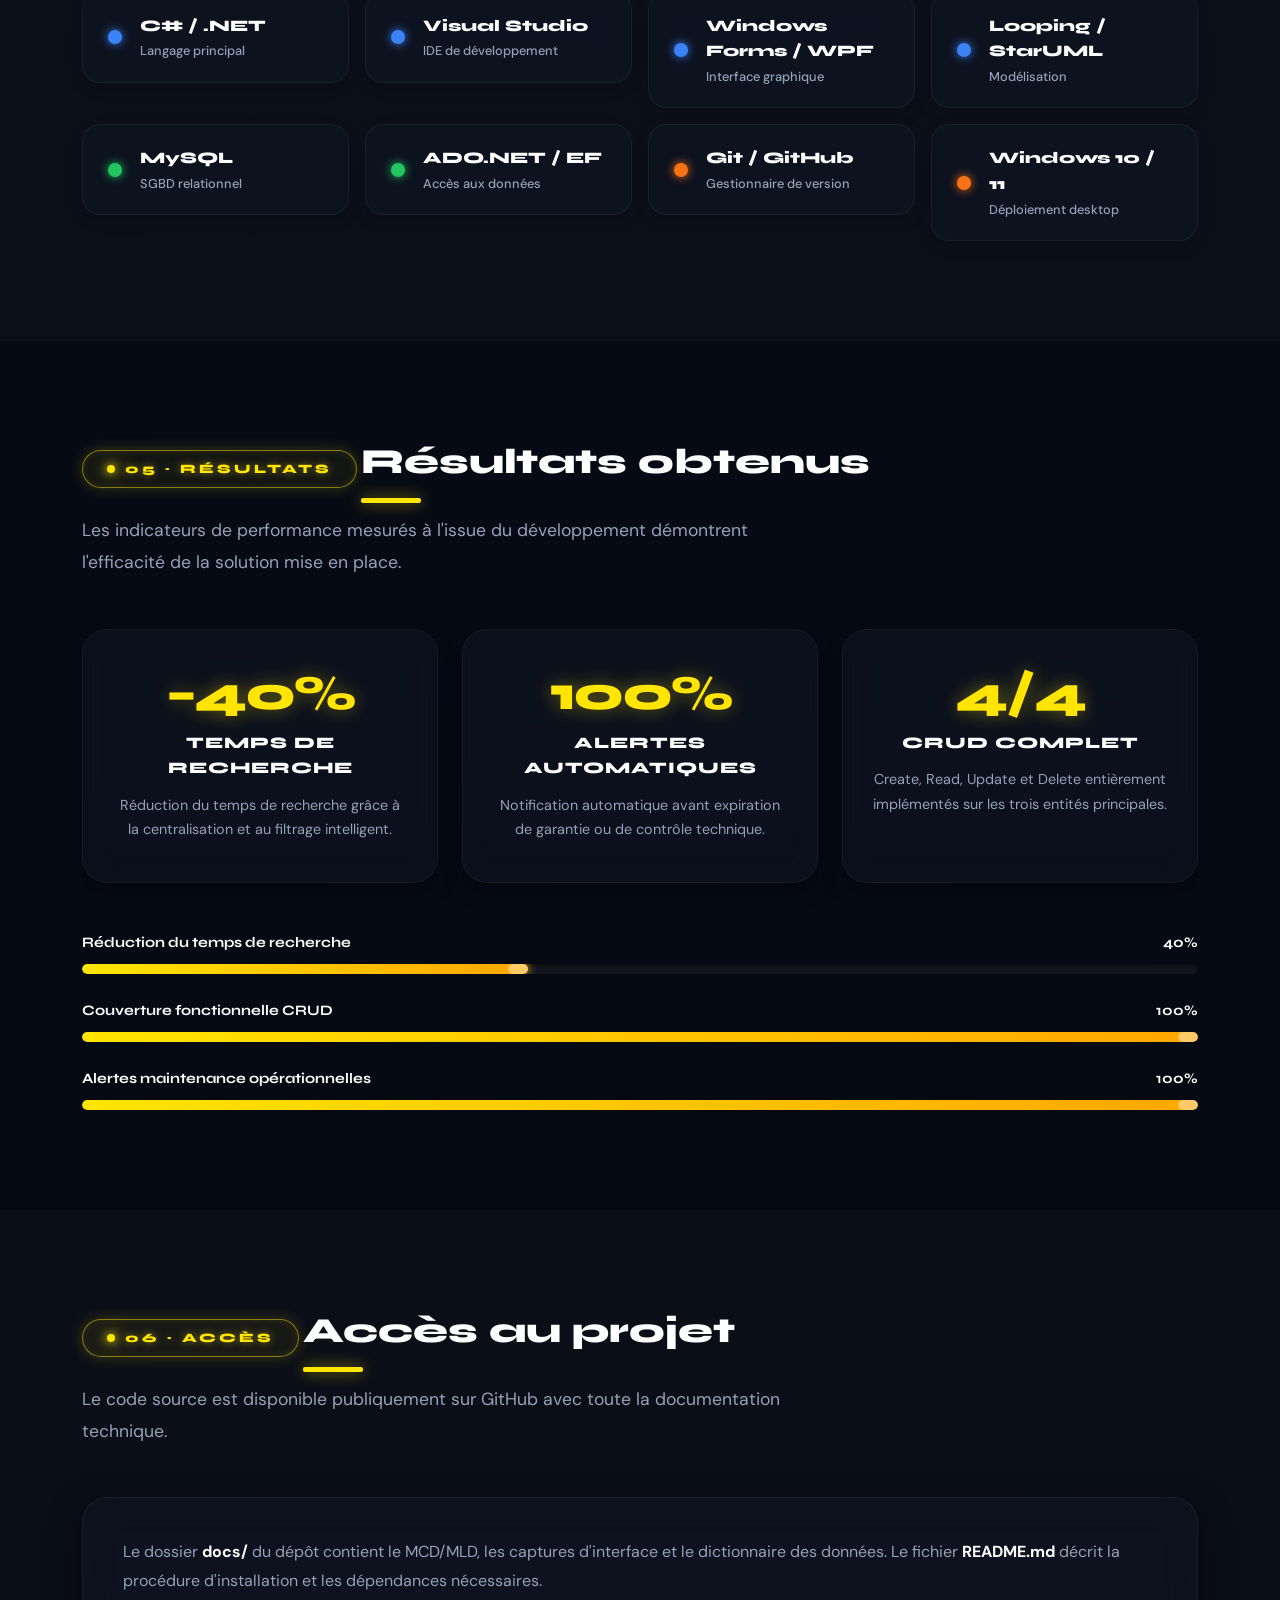
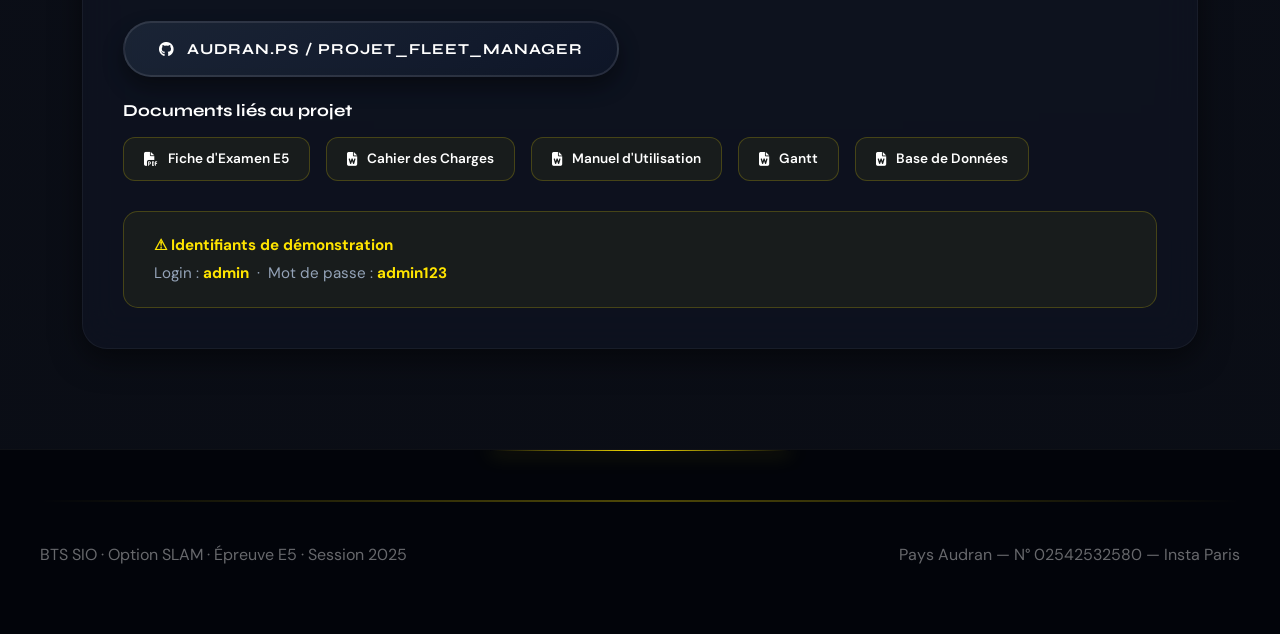
<file: presentation_fleet.html>
<!DOCTYPE html>
<html lang="fr">

<head>
  <meta charset="UTF-8" />
  <meta name="viewport" content="width=device-width, initial-scale=1.0" />
  <title>Fleet Manager — Réalisation E5 | Pays Audran</title>

  <!-- Bootstrap 5 -->
  <link href="https://cdn.jsdelivr.net/npm/bootstrap@5.3.3/dist/css/bootstrap.min.css" rel="stylesheet" />
  <!-- Font Awesome -->
  <link rel="stylesheet" href="https://cdnjs.cloudflare.com/ajax/libs/font-awesome/6.7.2/css/all.min.css"
    crossorigin="anonymous" />
  <!-- Google Fonts -->
  <link
    href="https://fonts.googleapis.com/css2?family=Syne:wght@400;600;700;800&family=DM+Sans:ital,wght@0,300;0,400;0,500;1,300&display=swap"
    rel="stylesheet" />

  <link rel="stylesheet" href="css/style.css?v=5" />
</head>

<body>

  <!-- ===== NAVBAR ===== -->
  <nav class="navbar-custom" id="navbar">
    <a href="index.html" class="logo"><span>P</span>ays<span class="logo-dot"></span></a>
    <ul class="nav-links">
      <li><a href="index.html">Accueil</a></li>
      <li><a href="#objectif">Objectif</a></li>
      <li><a href="#productions">Productions</a></li>
      <li><a href="#architecture">Architecture</a></li>
      <li><a href="#stack">Stack</a></li>
      <li><a href="#resultats">Résultats</a></li>
      <li><a href="#acces">Accès</a></li>
    </ul>
    <div class="socials">
      <a href="https://github.com/paysg71-arch/fleet_manager" target="_blank" aria-label="GitHub"><i
          class="fa-brands fa-github"></i></a>
    </div>
  </nav>

  <!-- ===== HERO & RÉSUMÉ ===== -->
  <section class="section-pad pt-0" style="margin-top: 100px;" id="objectif">
    <div class="container">
      <div class="hero-presentation fade-up">
        <div class="hero-tags">
          <span class="hero-tag">Windows Forms / WPF</span>
          <span class="hero-tag">C# .NET</span>
          <span class="hero-tag">MySQL</span>
        </div>
        <h1>Fleet Manager</h1>
        <p class="subtitle">Conception & développement d'une plateforme métier de gestion de flotte automobile (Lourd).</p>
        <div class="hero-links">
          <a href="https://github.com/paysg71-arch/fleet_manager" target="_blank" class="btn-dark"><i class="fa-brands fa-github"></i> Accéder au repo GitHub</a>
          <a href="documents/Fiche_Presentation_FleetManager.pdf" target="_blank" class="btn-outline-custom"><i class="fa-solid fa-file-pdf"></i> Fiche d'examen E5 complète (PDF)</a>
        </div>
      </div>

      <div class="row g-4 mb-5 fade-up delay-2">
        <div class="col-md-4">
          <div class="feature-card-p">
            <div class="feature-icon"><i class="fa-solid fa-car"></i></div>
            <h3>Gestion des véhicules</h3>
            <p>Suivi du cycle de vie, alertes d'expiration automatiques et contrôle technique.</p>
          </div>
        </div>
        <div class="col-md-4">
          <div class="feature-card-p">
            <div class="feature-icon"><i class="fa-solid fa-user-tie"></i></div>
            <h3>Conducteurs</h3>
            <p>Affectation RH, suivi des permis et historique multi-dimensionnel.</p>
          </div>
        </div>
        <div class="col-md-4">
          <div class="feature-card-p">
            <div class="feature-icon"><i class="fa-solid fa-database"></i></div>
            <h3>Architecture N-Tiers</h3>
            <p>Séparation DAL (EF/ADO) et BLL (Métier). Moteur de BDD MySQL.</p>
          </div>
        </div>
      </div>

      <div class="comp-tags fade-up">
        <span class="comp-tag">Concevoir & développer une solution applicative</span>
        <span class="comp-tag">Maintenance corrective / évolutive</span>
        <span class="comp-tag">Gérer les données</span>
      </div>
    </div>
  </section>

  <!-- ===== PRODUCTIONS ===== -->
  <section class="section-pad section-alt" id="productions">
    <div class="container">
      <div class="fade-up">
        <div class="section-tag">02 · Productions</div>
        <h2 class="section-title">Productions réalisées</h2>
        <p class="section-sub">Quatre livrables principaux ont été développés dans le cadre de cette réalisation
          professionnelle.</p>
      </div>

      <div class="d-flex flex-column gap-3 fade-up">
        <div class="prod-item">
          <div class="prod-num">01</div>
          <div>
            <h4>Base de données relationnelle SQL</h4>
            <p>Schéma comprenant les tables Véhicules, Marques, Conducteurs, Affectations et Maintenances. Clés
              primaires et étrangères pour l'intégrité référentielle. Modèle normalisé MCD → MLD sous MySQL Workbench.
            </p>
          </div>
        </div>
        <div class="prod-item">
          <div class="prod-num">02</div>
          <div>
            <h4>Interface Homme-Machine (IHM) — Windows Forms / WPF</h4>
            <p>Formulaires avec validation par regex (plaques, dates CT), composants DataGridView pour l'affichage
              dynamique et filtré des données, tableau de bord synthétique avec alertes.</p>
          </div>
        </div>
        <div class="prod-item">
          <div class="prod-num">03</div>
          <div>
            <h4>Logique métier CRUD en C#</h4>
            <p>Implémentation complète des opérations Create / Read / Update / Delete sur l'ensemble des entités, avec
              couche d'accès aux données (DAL) isolée via ADO.NET / Entity Framework.</p>
          </div>
        </div>
        <div class="prod-item">
          <div class="prod-num">04</div>
          <div>
            <h4>Documentation technique complète</h4>
            <p>Commentaires XML dans le code C#, README d'installation, dossier docs/ comprenant MCD/MLD, captures UI et
              dictionnaire des données.</p>
          </div>
        </div>
      </div>
    </div>
  </section>

  <!-- ===== ARCHITECTURE ===== -->
  <section class="section-pad" id="architecture">
    <div class="container">
      <div class="fade-up">
        <div class="section-tag">03 · Architecture</div>
        <h2 class="section-title">Architecture 3-Tier</h2>
        <p class="section-sub">L'application suit un modèle en couches séparant clairement l'interface graphique, la
          logique métier et l'accès aux données.</p>
      </div>

      <div class="row g-4 align-items-center fade-up">
        <div class="col-md-3">
          <div class="archi-card">
            <span class="archi-badge">COUCHE 1</span>
            <i class="fa-solid fa-display"></i>
            <h4>UI Layer</h4>
            <p>Windows Forms / WPF — Formulaires, DataGridView, tableau de bord, validations.</p>
          </div>
        </div>
        <div class="col-md-1 archi-arrow d-none d-md-flex">
          <i class="fa-solid fa-arrow-right"></i>
        </div>
        <div class="col-md-3">
          <div class="archi-card">
            <span class="archi-badge">COUCHE 2</span>
            <i class="fa-solid fa-gears"></i>
            <h4>BLL — Business Logic</h4>
            <p>Règles métier, validation (regex plaques, dates), alertes CT et garanties.</p>
          </div>
        </div>
        <div class="col-md-1 archi-arrow d-none d-md-flex">
          <i class="fa-solid fa-arrow-right"></i>
        </div>
        <div class="col-md-4">
          <div class="archi-card">
            <span class="archi-badge">COUCHE 3</span>
            <i class="fa-solid fa-database"></i>
            <h4>DAL — Data Access</h4>
            <p>ADO.NET / Entity Framework — Requêtes SQL paramétrées, connexion MySQL localhost.</p>
          </div>
        </div>
      </div>
    </div>
  </section>

  <!-- ===== STACK ===== -->
  <section class="section-pad section-alt" id="stack">
    <div class="container">
      <div class="fade-up">
        <div class="section-tag">04 · Stack technique</div>
        <h2 class="section-title">Outils & technologies</h2>
        <p class="section-sub">Ensemble des ressources logicielles, matérielles et documentaires utilisées pour la
          conception et le développement.</p>
      </div>

      <div class="row g-3 fade-up">
        <div class="col-sm-6 col-lg-3">
          <div class="stack-item">
            <div class="stack-dot dot-blue"></div>
            <div>
              <div class="stack-name">C# / .NET</div>
              <div class="stack-role">Langage principal</div>
            </div>
          </div>
        </div>
        <div class="col-sm-6 col-lg-3">
          <div class="stack-item">
            <div class="stack-dot dot-blue"></div>
            <div>
              <div class="stack-name">Visual Studio</div>
              <div class="stack-role">IDE de développement</div>
            </div>
          </div>
        </div>
        <div class="col-sm-6 col-lg-3">
          <div class="stack-item">
            <div class="stack-dot dot-blue"></div>
            <div>
              <div class="stack-name">Windows Forms / WPF</div>
              <div class="stack-role">Interface graphique</div>
            </div>
          </div>
        </div>
        <div class="col-sm-6 col-lg-3">
          <div class="stack-item">
            <div class="stack-dot dot-blue"></div>
            <div>
              <div class="stack-name">Looping / StarUML</div>
              <div class="stack-role">Modélisation</div>
            </div>
          </div>
        </div>
        <div class="col-sm-6 col-lg-3">
          <div class="stack-item">
            <div class="stack-dot dot-green"></div>
            <div>
              <div class="stack-name">MySQL</div>
              <div class="stack-role">SGBD relationnel</div>
            </div>
          </div>
        </div>
        <div class="col-sm-6 col-lg-3">
          <div class="stack-item">
            <div class="stack-dot dot-green"></div>
            <div>
              <div class="stack-name">ADO.NET / EF</div>
              <div class="stack-role">Accès aux données</div>
            </div>
          </div>
        </div>
        <div class="col-sm-6 col-lg-3">
          <div class="stack-item">
            <div class="stack-dot dot-orange"></div>
            <div>
              <div class="stack-name">Git / GitHub</div>
              <div class="stack-role">Gestionnaire de version</div>
            </div>
          </div>
        </div>
        <div class="col-sm-6 col-lg-3">
          <div class="stack-item">
            <div class="stack-dot dot-orange"></div>
            <div>
              <div class="stack-name">Windows 10 / 11</div>
              <div class="stack-role">Déploiement desktop</div>
            </div>
          </div>
        </div>
      </div>
    </div>
  </section>

  <!-- ===== RÉSULTATS ===== -->
  <section class="section-pad" id="resultats">
    <div class="container">
      <div class="fade-up">
        <div class="section-tag">05 · Résultats</div>
        <h2 class="section-title">Résultats obtenus</h2>
        <p class="section-sub">Les indicateurs de performance mesurés à l'issue du développement démontrent l'efficacité
          de la solution mise en place.</p>
      </div>

      <div class="row g-4 mb-5 fade-up">
        <div class="col-md-4">
          <div class="kpi-card">
            <div class="kpi-number">−40%</div>
            <div class="kpi-label">Temps de recherche</div>
            <div class="kpi-desc">Réduction du temps de recherche grâce à la centralisation et au filtrage intelligent.
            </div>
          </div>
        </div>
        <div class="col-md-4">
          <div class="kpi-card">
            <div class="kpi-number">100%</div>
            <div class="kpi-label">Alertes automatiques</div>
            <div class="kpi-desc">Notification automatique avant expiration de garantie ou de contrôle technique.</div>
          </div>
        </div>
        <div class="col-md-4">
          <div class="kpi-card">
            <div class="kpi-number">4/4</div>
            <div class="kpi-label">CRUD complet</div>
            <div class="kpi-desc">Create, Read, Update et Delete entièrement implémentés sur les trois entités
              principales.</div>
          </div>
        </div>
      </div>

      <div class="prog-wrap fade-up">
        <div class="prog-label"><span>Réduction du temps de recherche</span><span>40%</span></div>
        <div class="prog-track">
          <div class="prog-fill" style="width:40%;"></div>
        </div>

        <div class="prog-label"><span>Couverture fonctionnelle CRUD</span><span>100%</span></div>
        <div class="prog-track">
          <div class="prog-fill" style="width:100%; animation-delay:.2s;"></div>
        </div>

        <div class="prog-label"><span>Alertes maintenance opérationnelles</span><span>100%</span></div>
        <div class="prog-track">
          <div class="prog-fill" style="width:100%; animation-delay:.4s;"></div>
        </div>
      </div>
    </div>
  </section>

  <!-- ===== ACCÈS ===== -->
  <section class="section-pad section-alt" id="acces">
    <div class="container">
      <div class="fade-up">
        <div class="section-tag">06 · Accès</div>
        <h2 class="section-title">Accès au projet</h2>
        <p class="section-sub">Le code source est disponible publiquement sur GitHub avec toute la documentation
          technique.</p>
      </div>

      <div class="access-card fade-up">
        <p>Le dossier <strong>docs/</strong> du dépôt contient le MCD/MLD, les captures d'interface et le dictionnaire
          des données. Le fichier <strong>README.md</strong> décrit la procédure d'installation et les dépendances
          nécessaires.</p>
        <a href="https://github.com/paysg71-arch/fleet_manager" target="_blank" class="btn-dark">
          <i class="fa-brands fa-github"></i> Audran.ps / projet_fleet_manager
        </a>

        <div class="mt-4">
          <h4 style="font-family: 'Syne', sans-serif; font-weight: 700; font-size: 1.05rem; margin-bottom: 12px; color: var(--text-main);">Documents liés au projet</h4>
          <div class="d-flex flex-wrap gap-3 mt-3">
            <a href="documents/Fiche_Presentation_FleetManager.pdf" target="_blank" class="doc-link"><i class="fa-solid fa-file-pdf"></i> Fiche d'Examen E5</a>
            <a href="documents/5_cahier_des_charges_fleet.docx" class="doc-link"><i class="fa-solid fa-file-word"></i> Cahier des Charges</a>
            <a href="documents/6_manuel_utilisation_fleet.docx" class="doc-link"><i class="fa-solid fa-file-word"></i> Manuel d'Utilisation</a>
            <a href="documents/8_gantt_fleet.docx" class="doc-link"><i class="fa-solid fa-file-word"></i> Gantt</a>
            <a href="documents/FleetManager_BDD_v2.docx" class="doc-link"><i class="fa-solid fa-file-word"></i> Base de Données</a>
          </div>
        </div>

        <div class="cred-box">
          <strong>⚠ Identifiants de démonstration</strong><br>
          Login : <strong>admin</strong> &nbsp;·&nbsp; Mot de passe : <strong>admin123</strong>
        </div>
      </div>
    </div>
  </section>

  <!-- ===== FOOTER ===== -->
  <footer>
    <div class="footer-divider"></div>
    <p>BTS SIO · Option SLAM · Épreuve E5 · Session 2025</p>
    <p>Pays Audran — N° 02542532580 — <a href="#">Insta Paris</a></p>
  </footer>

  <!-- Back to top -->
  <button class="back-to-top" id="backToTop"><i class="fa-solid fa-chevron-up"></i></button>

  <!-- Bootstrap JS -->
  <script src="https://cdn.jsdelivr.net/npm/bootstrap@5.3.3/dist/js/bootstrap.bundle.min.js"></script>
  <script>
    // Navbar scroll
    const navbar = document.getElementById('navbar');
    window.addEventListener('scroll', () => navbar.classList.toggle('scrolled', window.scrollY > 50));

    // Back to top
    const btn = document.getElementById('backToTop');
    window.addEventListener('scroll', () => btn.classList.toggle('visible', window.scrollY > 400));
    btn.addEventListener('click', () => window.scrollTo({ top: 0, behavior: 'smooth' }));

    // Smooth scroll on anchors
    document.querySelectorAll('a[href^="#"]').forEach(a => {
      a.addEventListener('click', function (e) {
        const target = document.querySelector(this.getAttribute('href'));
        if (target) { e.preventDefault(); target.scrollIntoView({ behavior: 'smooth' }); }
      });
    });

    // Scroll reveal
    const reveals = document.querySelectorAll('.fade-up');
    const obs = new IntersectionObserver(entries => {
      entries.forEach((entry, i) => {
        if (entry.isIntersecting) {
          setTimeout(() => entry.target.classList.add('visible'), i * 80);
          obs.unobserve(entry.target);
        }
      });
    }, { threshold: 0.08 });
    reveals.forEach(el => { if (!el.classList.contains('visible')) obs.observe(el); });

    // Active nav link on scroll
    const sections = document.querySelectorAll('section[id]');
    const navLinks = document.querySelectorAll('.nav-links a');
    window.addEventListener('scroll', () => {
      let current = '';
      sections.forEach(sec => { if (window.scrollY >= sec.offsetTop - 100) current = sec.id; });
      navLinks.forEach(link => {
        link.classList.remove('active');
        if (link.getAttribute('href') === '#' + current) link.classList.add('active');
      });
    });
  </script>

</body>

</html>
</file>
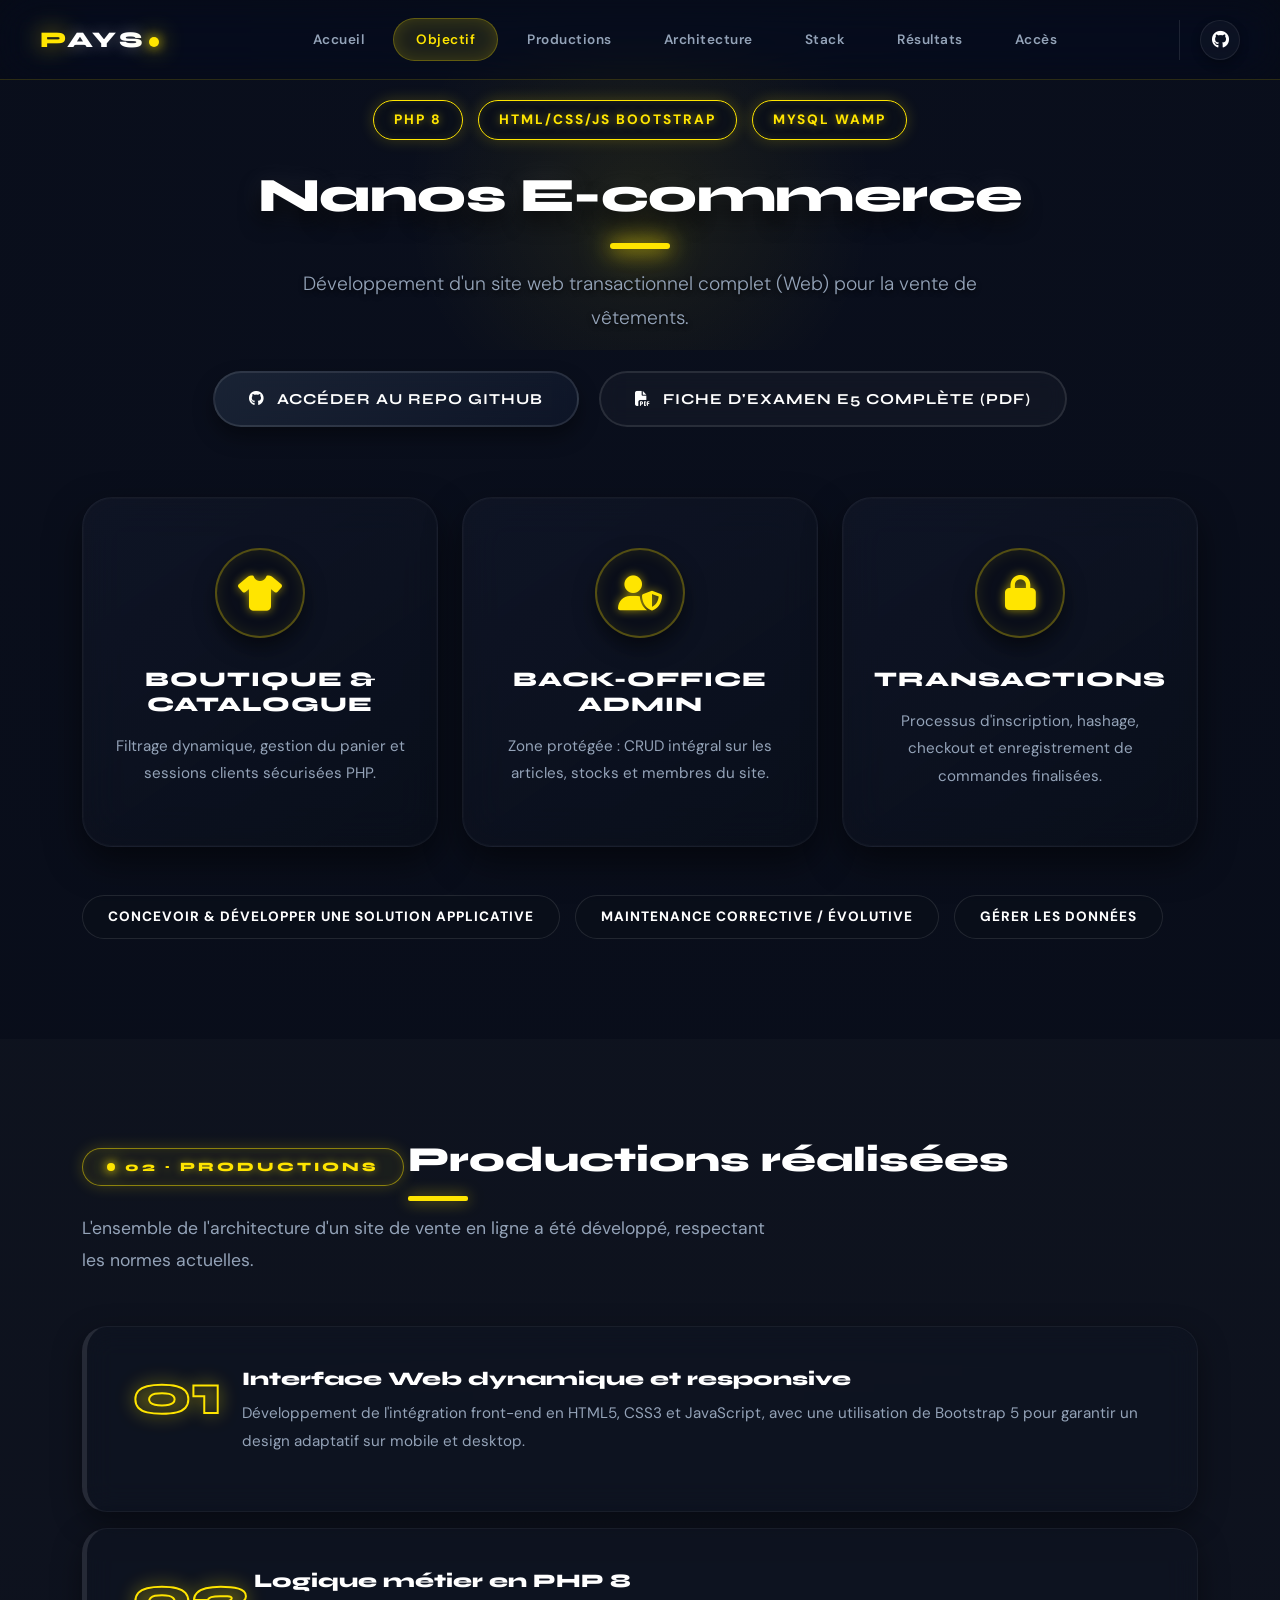
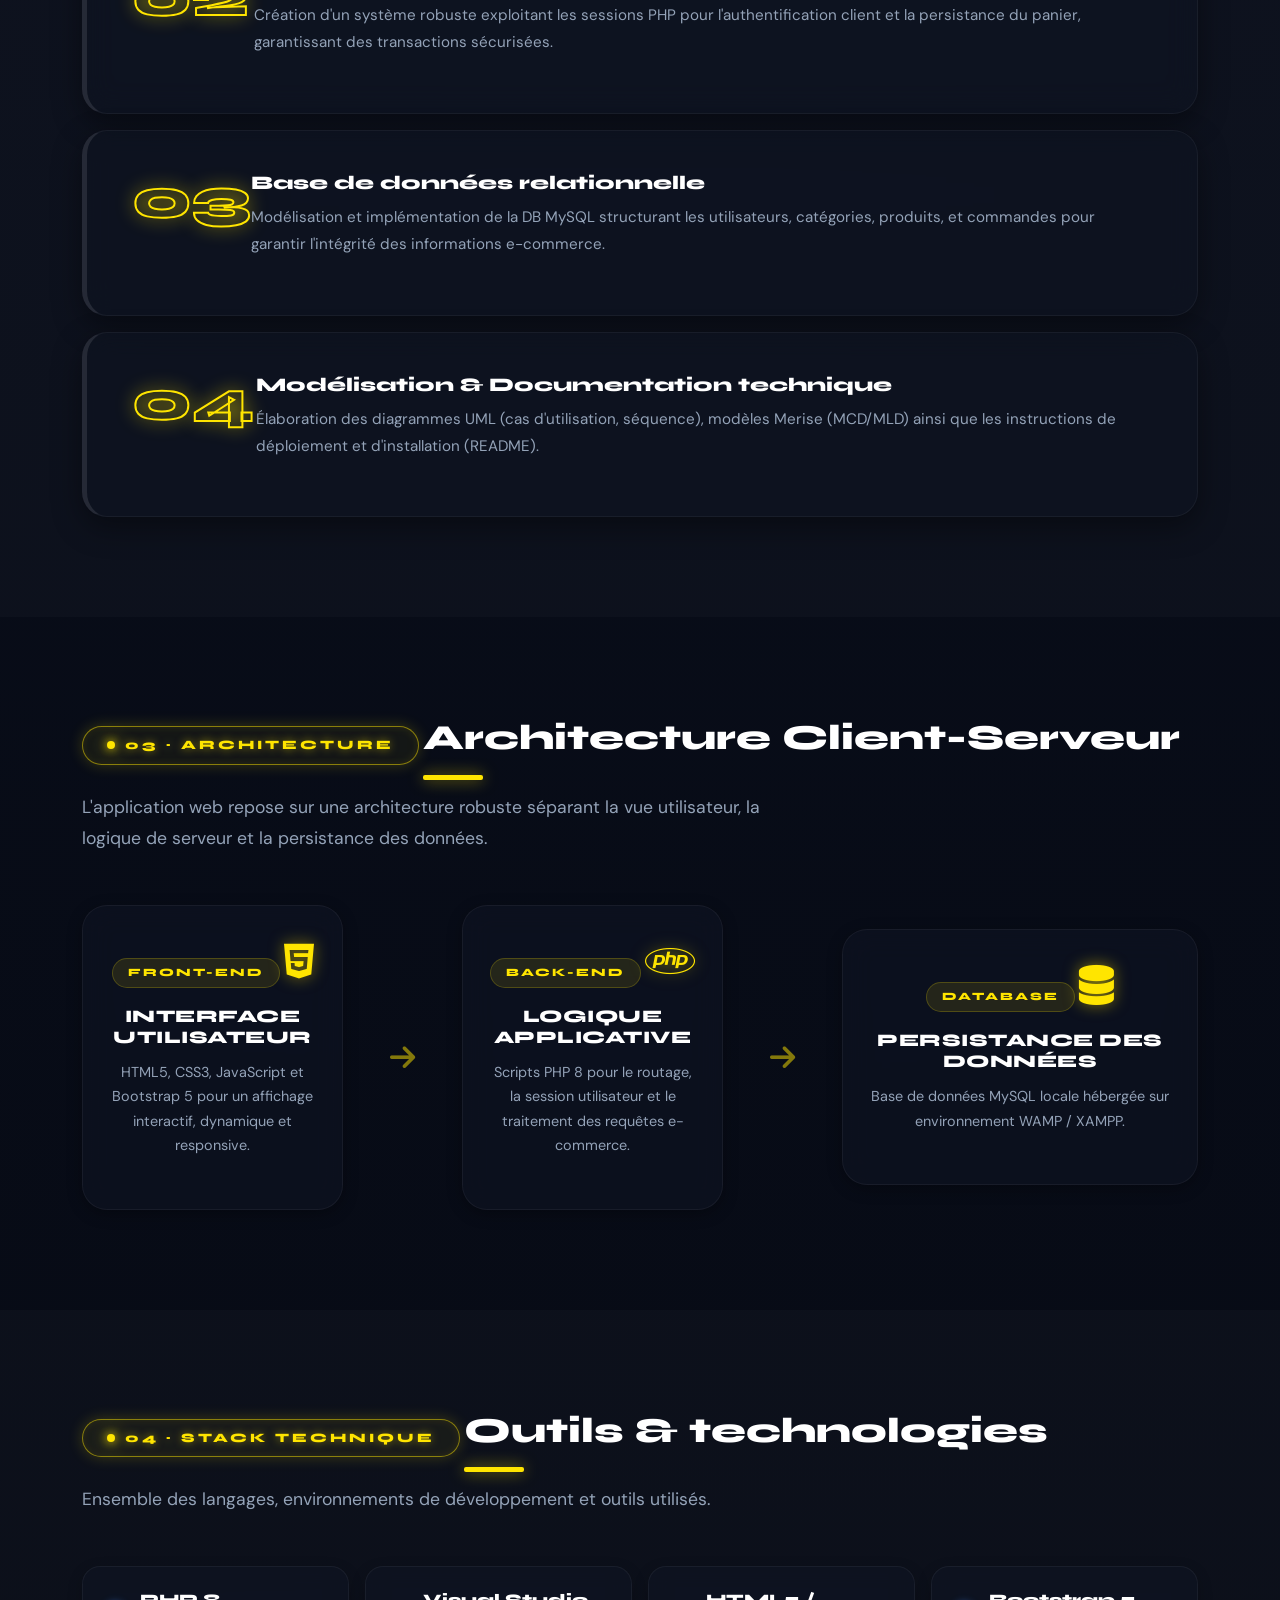
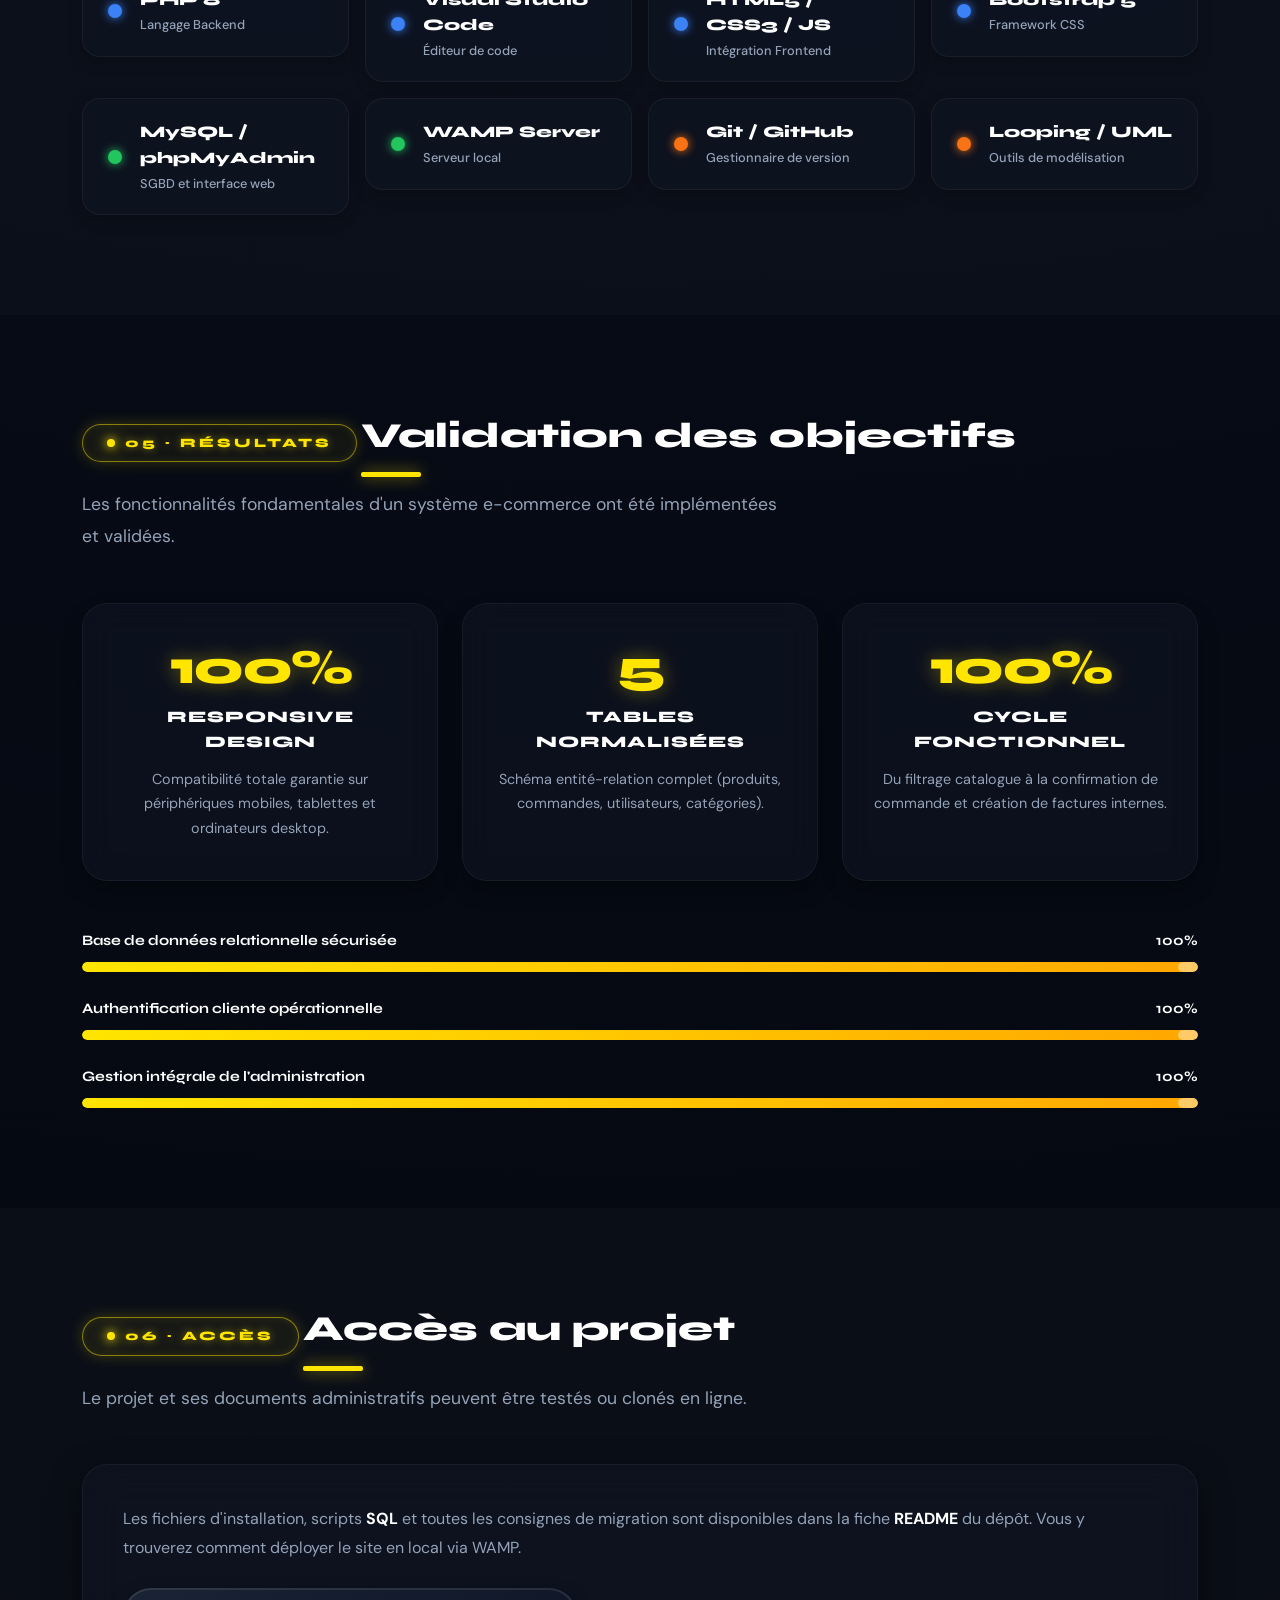
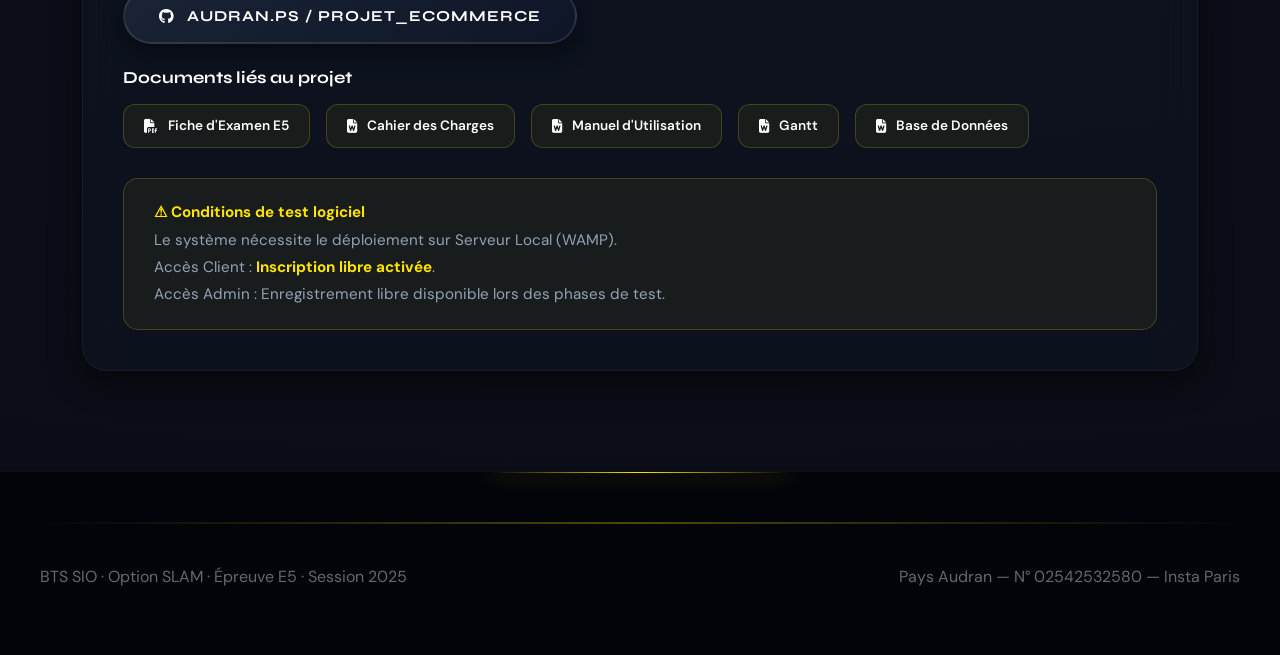
<file: presentation_nanos.html>
<!DOCTYPE html>
<html lang="fr">

<head>
  <meta charset="UTF-8" />
  <meta name="viewport" content="width=device-width, initial-scale=1.0" />
  <title>Nanos E-commerce — Réalisation E5 | Pays Audran</title>

  <!-- Bootstrap 5 -->
  <link href="https://cdn.jsdelivr.net/npm/bootstrap@5.3.3/dist/css/bootstrap.min.css" rel="stylesheet" />
  <!-- Font Awesome -->
  <link rel="stylesheet" href="https://cdnjs.cloudflare.com/ajax/libs/font-awesome/6.7.2/css/all.min.css"
    crossorigin="anonymous" />
  <!-- Google Fonts -->
  <link
    href="https://fonts.googleapis.com/css2?family=Syne:wght@400;600;700;800&family=DM+Sans:ital,wght@0,300;0,400;0,500;1,300&display=swap"
    rel="stylesheet" />

  <link rel="stylesheet" href="css/style.css?v=5" />
</head>

<body>

  <!-- ===== NAVBAR ===== -->
  <nav class="navbar-custom" id="navbar">
    <a href="index.html" class="logo"><span>P</span>ays<span class="logo-dot"></span></a>
    <ul class="nav-links">
      <li><a href="index.html">Accueil</a></li>
      <li><a href="#objectif">Objectif</a></li>
      <li><a href="#productions">Productions</a></li>
      <li><a href="#architecture">Architecture</a></li>
      <li><a href="#stack">Stack</a></li>
      <li><a href="#resultats">Résultats</a></li>
      <li><a href="#acces">Accès</a></li>
    </ul>
    <div class="socials">
      <a href="https://github.com/paysg71-arch/ecommerce" target="_blank" aria-label="GitHub"><i
          class="fa-brands fa-github"></i></a>
    </div>
  </nav>

  <!-- ===== HERO & RÉSUMÉ ===== -->
  <section class="section-pad pt-0" style="margin-top: 100px;" id="objectif">
    <div class="container">
      <div class="hero-presentation fade-up">
        <div class="hero-tags">
          <span class="hero-tag">PHP 8</span>
          <span class="hero-tag">HTML/CSS/JS Bootstrap</span>
          <span class="hero-tag">MySQL WAMP</span>
        </div>
        <h1>Nanos E-commerce</h1>
        <p class="subtitle">Développement d'un site web transactionnel complet (Web) pour la vente de vêtements.</p>
        <div class="hero-links">
          <a href="https://github.com/paysg71-arch/ecommerce" target="_blank" class="btn-dark"><i class="fa-brands fa-github"></i> Accéder au repo GitHub</a>
          <a href="documents/Fiche_Presentation_Nanos.pdf" target="_blank" class="btn-outline-custom"><i class="fa-solid fa-file-pdf"></i> Fiche d'examen E5 complète (PDF)</a>
        </div>
      </div>

      <div class="row g-4 mb-5 fade-up delay-2">
        <div class="col-md-4">
          <div class="feature-card-p">
            <div class="feature-icon"><i class="fa-solid fa-shirt"></i></div>
            <h3>Boutique & Catalogue</h3>
            <p>Filtrage dynamique, gestion du panier et sessions clients sécurisées PHP.</p>
          </div>
        </div>
        <div class="col-md-4">
          <div class="feature-card-p">
            <div class="feature-icon"><i class="fa-solid fa-user-shield"></i></div>
            <h3>Back-Office Admin</h3>
            <p>Zone protégée : CRUD intégral sur les articles, stocks et membres du site.</p>
          </div>
        </div>
        <div class="col-md-4">
          <div class="feature-card-p">
            <div class="feature-icon"><i class="fa-solid fa-lock"></i></div>
            <h3>Transactions</h3>
            <p>Processus d'inscription, hashage, checkout et enregistrement de commandes finalisées.</p>
          </div>
        </div>
      </div>

      <div class="comp-tags fade-up">
        <span class="comp-tag">Concevoir & développer une solution applicative</span>
        <span class="comp-tag">Maintenance corrective / évolutive</span>
        <span class="comp-tag">Gérer les données</span>
      </div>
    </div>
  </section>

  <!-- ===== PRODUCTIONS ===== -->
  <section class="section-pad section-alt" id="productions">
    <div class="container">
      <div class="fade-up">
        <div class="section-tag">02 · Productions</div>
        <h2 class="section-title">Productions réalisées</h2>
        <p class="section-sub">L'ensemble de l'architecture d'un site de vente en ligne a été développé, respectant les normes actuelles.</p>
      </div>

      <div class="d-flex flex-column gap-3 fade-up">
        <div class="prod-item">
          <div class="prod-num">01</div>
          <div>
            <h4>Interface Web dynamique et responsive</h4>
            <p>Développement de l'intégration front-end en HTML5, CSS3 et JavaScript, avec une utilisation de Bootstrap 5 pour garantir un design adaptatif sur mobile et desktop.</p>
          </div>
        </div>
        <div class="prod-item">
          <div class="prod-num">02</div>
          <div>
            <h4>Logique métier en PHP 8</h4>
            <p>Création d'un système robuste exploitant les sessions PHP pour l'authentification client et la persistance du panier, garantissant des transactions sécurisées.</p>
          </div>
        </div>
        <div class="prod-item">
          <div class="prod-num">03</div>
          <div>
            <h4>Base de données relationnelle</h4>
            <p>Modélisation et implémentation de la DB MySQL structurant les utilisateurs, catégories, produits, et commandes pour garantir l'intégrité des informations e-commerce.</p>
          </div>
        </div>
        <div class="prod-item">
          <div class="prod-num">04</div>
          <div>
            <h4>Modélisation & Documentation technique</h4>
            <p>Élaboration des diagrammes UML (cas d'utilisation, séquence), modèles Merise (MCD/MLD) ainsi que les instructions de déploiement et d'installation (README).</p>
          </div>
        </div>
      </div>
    </div>
  </section>

  <!-- ===== ARCHITECTURE ===== -->
  <section class="section-pad" id="architecture">
    <div class="container">
      <div class="fade-up">
        <div class="section-tag">03 · Architecture</div>
        <h2 class="section-title">Architecture Client-Serveur</h2>
        <p class="section-sub">L'application web repose sur une architecture robuste séparant la vue utilisateur, la logique de serveur et la persistance des données.</p>
      </div>

      <div class="row g-4 align-items-center fade-up">
        <div class="col-md-3">
          <div class="archi-card">
            <span class="archi-badge">FRONT-END</span>
            <i class="fa-brands fa-html5"></i>
            <h4>Interface Utilisateur</h4>
            <p>HTML5, CSS3, JavaScript et Bootstrap 5 pour un affichage interactif, dynamique et responsive.</p>
          </div>
        </div>
        <div class="col-md-1 archi-arrow d-none d-md-flex">
          <i class="fa-solid fa-arrow-right"></i>
        </div>
        <div class="col-md-3">
          <div class="archi-card">
            <span class="archi-badge">BACK-END</span>
            <i class="fa-brands fa-php"></i>
            <h4>Logique Applicative</h4>
            <p>Scripts PHP 8 pour le routage, la session utilisateur et le traitement des requêtes e-commerce.</p>
          </div>
        </div>
        <div class="col-md-1 archi-arrow d-none d-md-flex">
          <i class="fa-solid fa-arrow-right"></i>
        </div>
        <div class="col-md-4">
          <div class="archi-card">
            <span class="archi-badge">DATABASE</span>
            <i class="fa-solid fa-database"></i>
            <h4>Persistance des Données</h4>
            <p>Base de données MySQL locale hébergée sur environnement WAMP / XAMPP.</p>
          </div>
        </div>
      </div>
    </div>
  </section>

  <!-- ===== STACK ===== -->
  <section class="section-pad section-alt" id="stack">
    <div class="container">
      <div class="fade-up">
        <div class="section-tag">04 · Stack technique</div>
        <h2 class="section-title">Outils & technologies</h2>
        <p class="section-sub">Ensemble des langages, environnements de développement et outils utilisés.</p>
      </div>

      <div class="row g-3 fade-up">
        <div class="col-sm-6 col-lg-3">
          <div class="stack-item">
            <div class="stack-dot dot-blue"></div>
            <div>
              <div class="stack-name">PHP 8</div>
              <div class="stack-role">Langage Backend</div>
            </div>
          </div>
        </div>
        <div class="col-sm-6 col-lg-3">
          <div class="stack-item">
            <div class="stack-dot dot-blue"></div>
            <div>
              <div class="stack-name">Visual Studio Code</div>
              <div class="stack-role">Éditeur de code</div>
            </div>
          </div>
        </div>
        <div class="col-sm-6 col-lg-3">
          <div class="stack-item">
            <div class="stack-dot dot-blue"></div>
            <div>
              <div class="stack-name">HTML5 / CSS3 / JS</div>
              <div class="stack-role">Intégration Frontend</div>
            </div>
          </div>
        </div>
        <div class="col-sm-6 col-lg-3">
          <div class="stack-item">
            <div class="stack-dot dot-blue"></div>
            <div>
              <div class="stack-name">Bootstrap 5</div>
              <div class="stack-role">Framework CSS</div>
            </div>
          </div>
        </div>
        <div class="col-sm-6 col-lg-3">
          <div class="stack-item">
            <div class="stack-dot dot-green"></div>
            <div>
              <div class="stack-name">MySQL / phpMyAdmin</div>
              <div class="stack-role">SGBD et interface web</div>
            </div>
          </div>
        </div>
        <div class="col-sm-6 col-lg-3">
          <div class="stack-item">
            <div class="stack-dot dot-green"></div>
            <div>
              <div class="stack-name">WAMP Server</div>
              <div class="stack-role">Serveur local</div>
            </div>
          </div>
        </div>
        <div class="col-sm-6 col-lg-3">
          <div class="stack-item">
            <div class="stack-dot dot-orange"></div>
            <div>
              <div class="stack-name">Git / GitHub</div>
              <div class="stack-role">Gestionnaire de version</div>
            </div>
          </div>
        </div>
        <div class="col-sm-6 col-lg-3">
          <div class="stack-item">
            <div class="stack-dot dot-orange"></div>
            <div>
              <div class="stack-name">Looping / UML</div>
              <div class="stack-role">Outils de modélisation</div>
            </div>
          </div>
        </div>
      </div>
    </div>
  </section>

  <!-- ===== RÉSULTATS ===== -->
  <section class="section-pad" id="resultats">
    <div class="container">
      <div class="fade-up">
        <div class="section-tag">05 · Résultats</div>
        <h2 class="section-title">Validation des objectifs</h2>
        <p class="section-sub">Les fonctionnalités fondamentales d'un système e-commerce ont été implémentées et validées.</p>
      </div>

      <div class="row g-4 mb-5 fade-up">
        <div class="col-md-4">
          <div class="kpi-card">
            <div class="kpi-number">100%</div>
            <div class="kpi-label">Responsive Design</div>
            <div class="kpi-desc">Compatibilité totale garantie sur périphériques mobiles, tablettes et ordinateurs desktop.</div>
          </div>
        </div>
        <div class="col-md-4">
          <div class="kpi-card">
            <div class="kpi-number">5</div>
            <div class="kpi-label">Tables normalisées</div>
            <div class="kpi-desc">Schéma entité-relation complet (produits, commandes, utilisateurs, catégories).</div>
          </div>
        </div>
        <div class="col-md-4">
          <div class="kpi-card">
            <div class="kpi-number">100%</div>
            <div class="kpi-label">Cycle fonctionnel</div>
            <div class="kpi-desc">Du filtrage catalogue à la confirmation de commande et création de factures internes.</div>
          </div>
        </div>
      </div>

      <div class="prog-wrap fade-up">
        <div class="prog-label"><span>Base de données relationnelle sécurisée</span><span>100%</span></div>
        <div class="prog-track">
          <div class="prog-fill" style="width:100%;"></div>
        </div>

        <div class="prog-label"><span>Authentification cliente opérationnelle</span><span>100%</span></div>
        <div class="prog-track">
          <div class="prog-fill" style="width:100%; animation-delay:.2s;"></div>
        </div>

        <div class="prog-label"><span>Gestion intégrale de l'administration</span><span>100%</span></div>
        <div class="prog-track">
          <div class="prog-fill" style="width:100%; animation-delay:.4s;"></div>
        </div>
      </div>
    </div>
  </section>

  <!-- ===== ACCÈS ===== -->
  <section class="section-pad section-alt" id="acces">
    <div class="container">
      <div class="fade-up">
        <div class="section-tag">06 · Accès</div>
        <h2 class="section-title">Accès au projet</h2>
        <p class="section-sub">Le projet et ses documents administratifs peuvent être testés ou clonés en ligne.</p>
      </div>

      <div class="access-card fade-up">
        <p>Les fichiers d'installation, scripts <strong>SQL</strong> et toutes les consignes de migration sont disponibles dans la fiche <strong>README</strong> du dépôt. Vous y trouverez comment déployer le site en local via WAMP.</p>
        <a href="https://github.com/paysg71-arch/ecommerce" target="_blank" class="btn-dark">
          <i class="fa-brands fa-github"></i> Audran.ps / projet_ecommerce
        </a>

        <div class="mt-4">
          <h4 style="font-family: 'Syne', sans-serif; font-weight: 700; font-size: 1.05rem; margin-bottom: 12px; color: var(--text-main);">Documents liés au projet</h4>
          <div class="d-flex flex-wrap gap-3 mt-3">
            <a href="documents/Fiche_Presentation_Nanos.pdf" target="_blank" class="doc-link"><i class="fa-solid fa-file-pdf"></i> Fiche d'Examen E5</a>
            <a href="documents/1_cahier_des_charges_nanos.docx" class="doc-link"><i class="fa-solid fa-file-word"></i> Cahier des Charges</a>
            <a href="documents/2_manuel_utilisation_nanos.docx" class="doc-link"><i class="fa-solid fa-file-word"></i> Manuel d'Utilisation</a>
            <a href="documents/4_gantt_nanos.docx" class="doc-link"><i class="fa-solid fa-file-word"></i> Gantt</a>
            <a href="documents/Nanos_BDD_v3.docx" class="doc-link"><i class="fa-solid fa-file-word"></i> Base de Données</a>
          </div>
        </div>

        <div class="cred-box">
          <strong>⚠ Conditions de test logiciel</strong><br>
          Le système nécessite le déploiement sur Serveur Local (WAMP).<br>
          Accès Client : <strong>Inscription libre activée</strong>.<br>
          Accès Admin : Enregistrement libre disponible lors des phases de test.
        </div>
      </div>
    </div>
  </section>

  <!-- ===== FOOTER ===== -->
  <footer>
    <div class="footer-divider"></div>
    <p>BTS SIO · Option SLAM · Épreuve E5 · Session 2025</p>
    <p>Pays Audran — N° 02542532580 — <a href="#">Insta Paris</a></p>
  </footer>

  <!-- Back to top -->
  <button class="back-to-top" id="backToTop"><i class="fa-solid fa-chevron-up"></i></button>

  <!-- Bootstrap JS -->
  <script src="https://cdn.jsdelivr.net/npm/bootstrap@5.3.3/dist/js/bootstrap.bundle.min.js"></script>
  <script>
    // Navbar scroll
    const navbar = document.getElementById('navbar');
    window.addEventListener('scroll', () => navbar.classList.toggle('scrolled', window.scrollY > 50));

    // Back to top
    const btn = document.getElementById('backToTop');
    window.addEventListener('scroll', () => btn.classList.toggle('visible', window.scrollY > 400));
    btn.addEventListener('click', () => window.scrollTo({ top: 0, behavior: 'smooth' }));

    // Smooth scroll on anchors
    document.querySelectorAll('a[href^="#"]').forEach(a => {
      a.addEventListener('click', function (e) {
        const target = document.querySelector(this.getAttribute('href'));
        if (target) { e.preventDefault(); target.scrollIntoView({ behavior: 'smooth' }); }
      });
    });

    // Scroll reveal
    const reveals = document.querySelectorAll('.fade-up');
    const obs = new IntersectionObserver(entries => {
      entries.forEach((entry, i) => {
        if (entry.isIntersecting) {
          setTimeout(() => entry.target.classList.add('visible'), i * 80);
          obs.unobserve(entry.target);
        }
      });
    }, { threshold: 0.08 });
    reveals.forEach(el => { if (!el.classList.contains('visible')) obs.observe(el); });

    // Active nav link on scroll
    const sections = document.querySelectorAll('section[id]');
    const navLinks = document.querySelectorAll('.nav-links a');
    window.addEventListener('scroll', () => {
      let current = '';
      sections.forEach(sec => { if (window.scrollY >= sec.offsetTop - 100) current = sec.id; });
      navLinks.forEach(link => {
        link.classList.remove('active');
        if (link.getAttribute('href') === '#' + current) link.classList.add('active');
      });
    });
  </script>

</body>

</html>
</file>
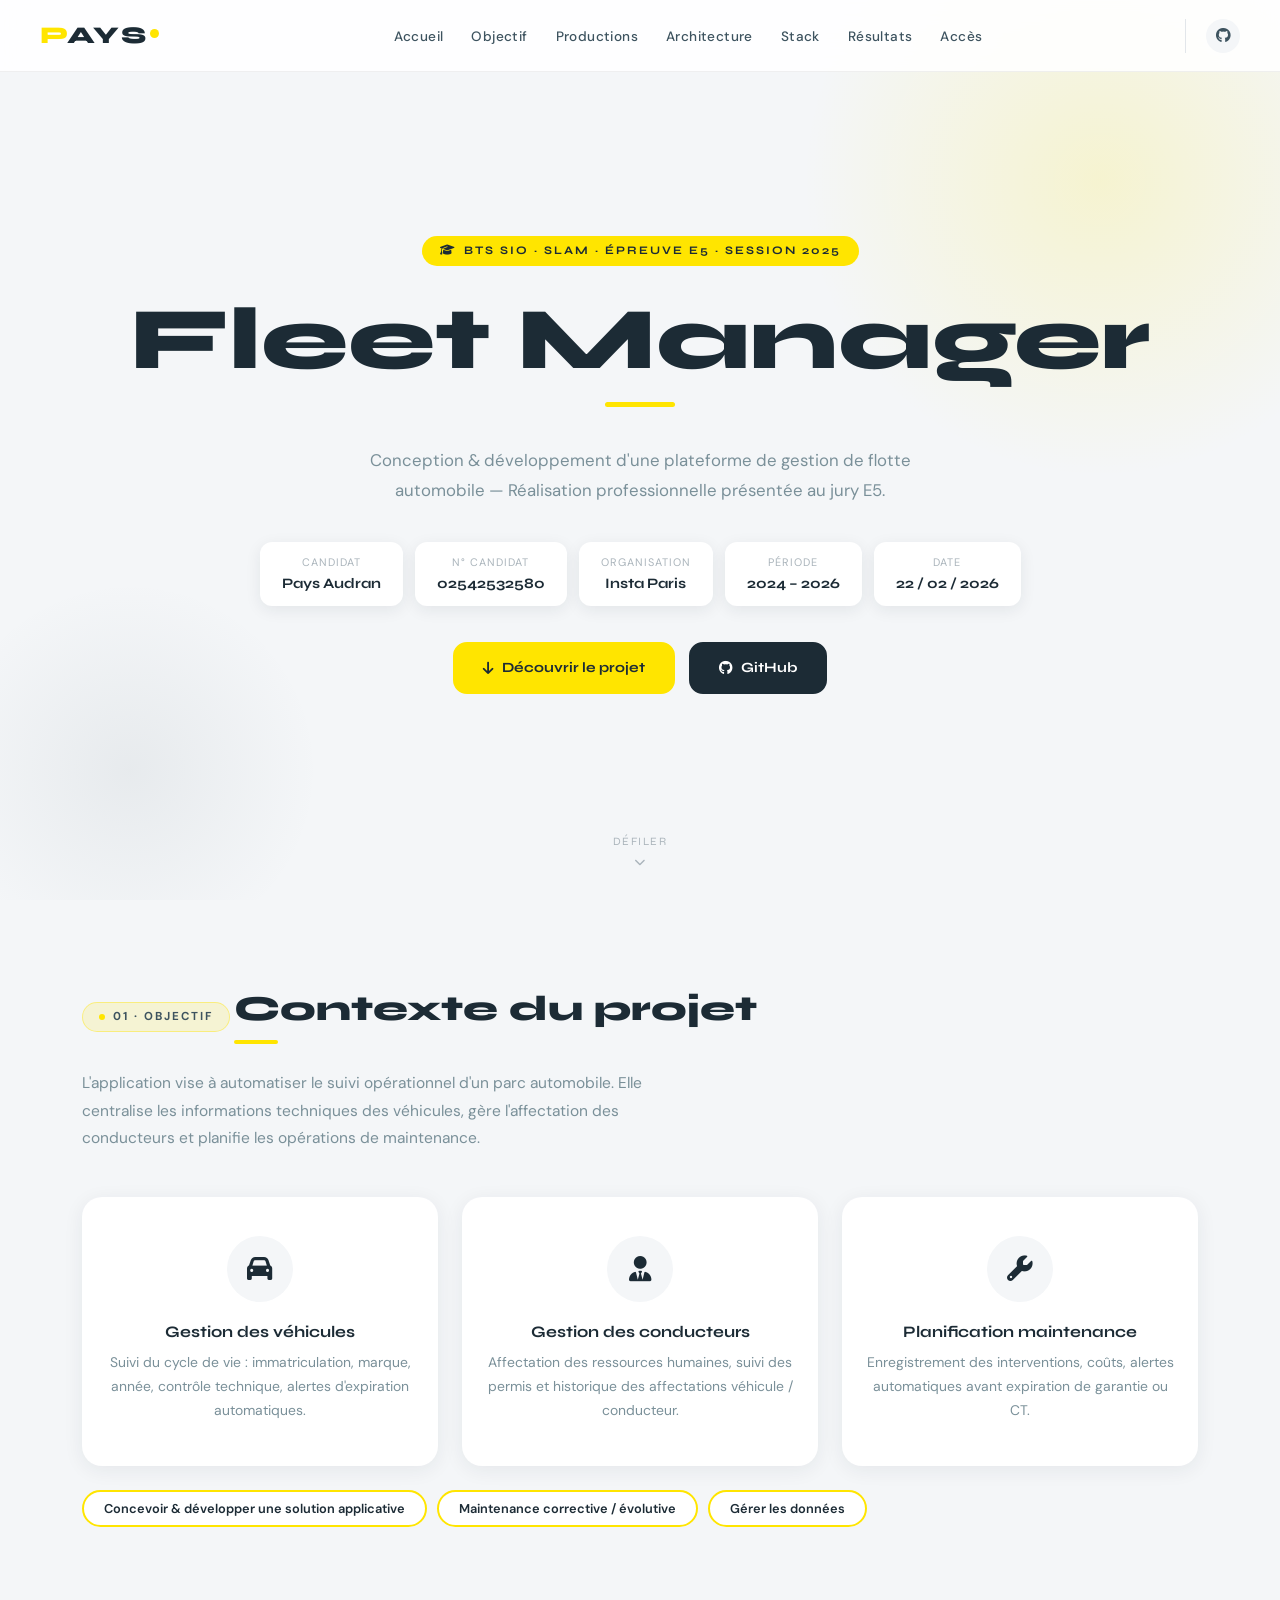
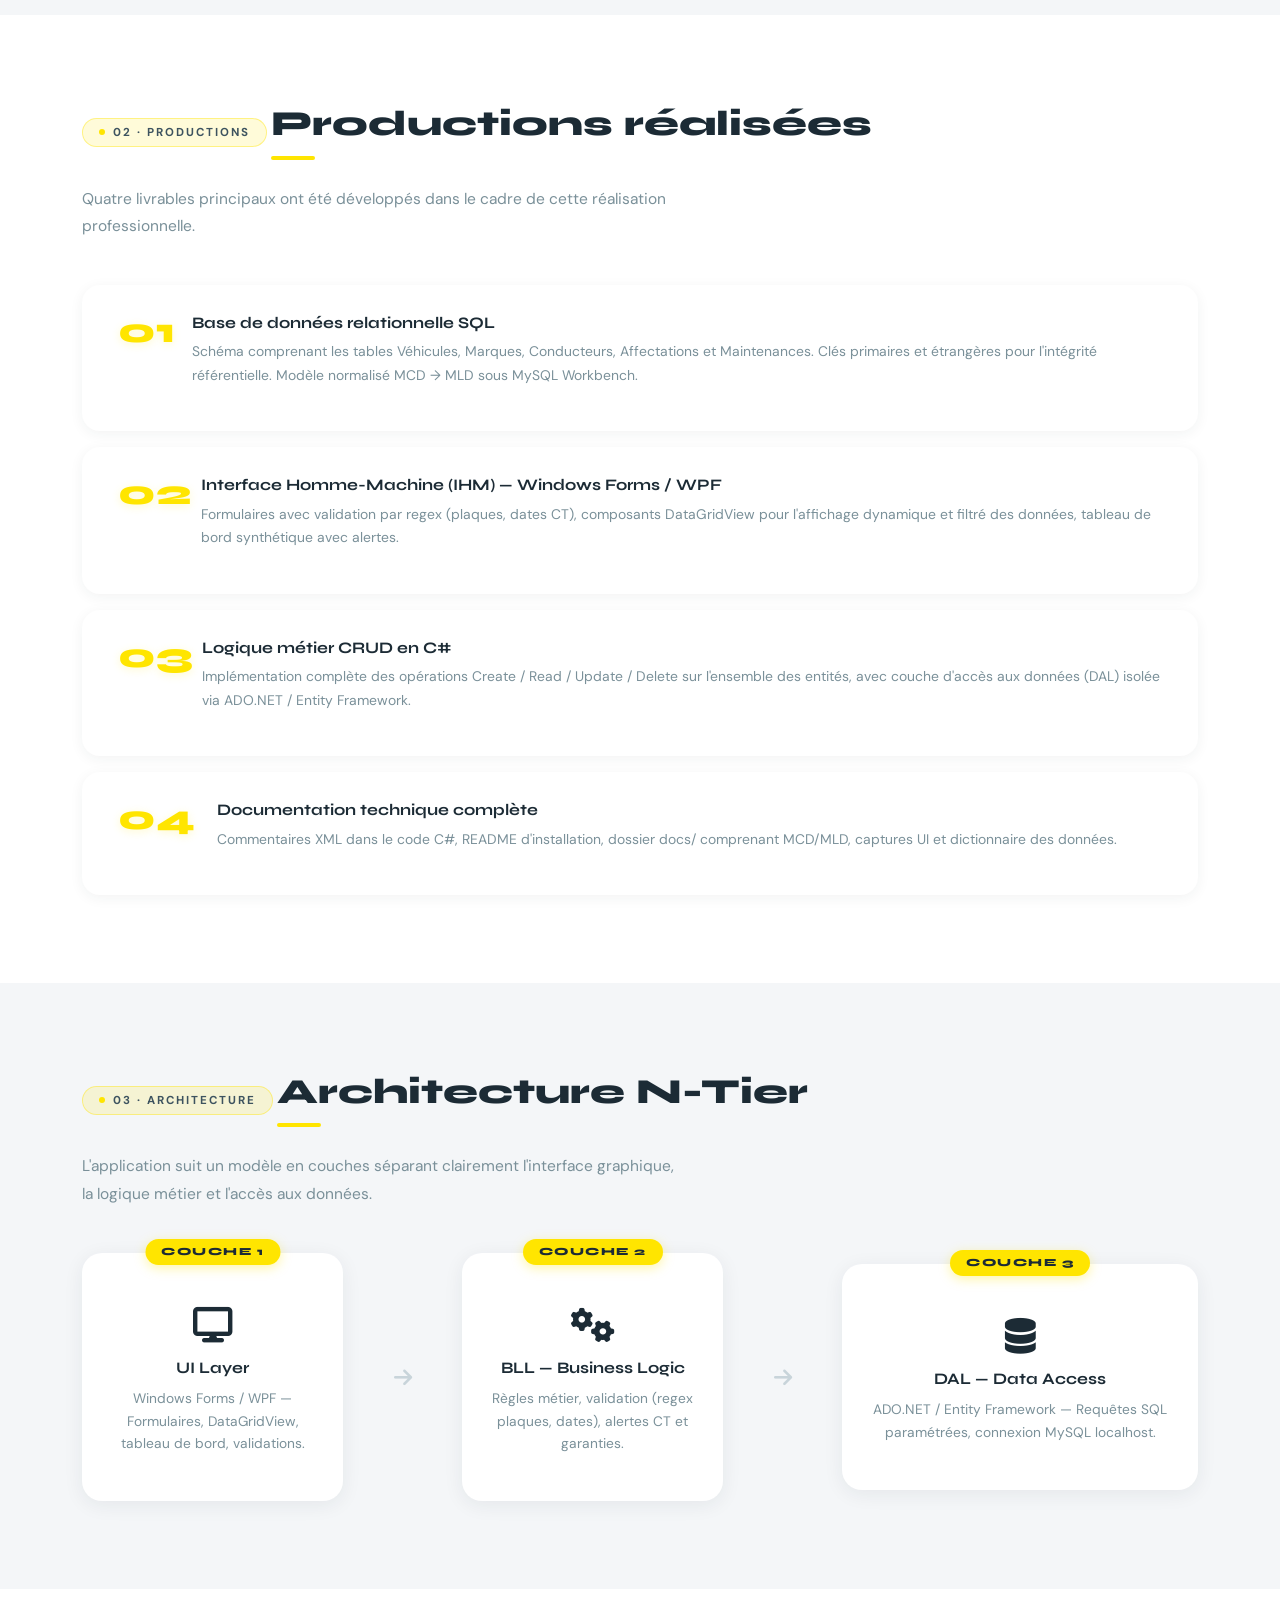
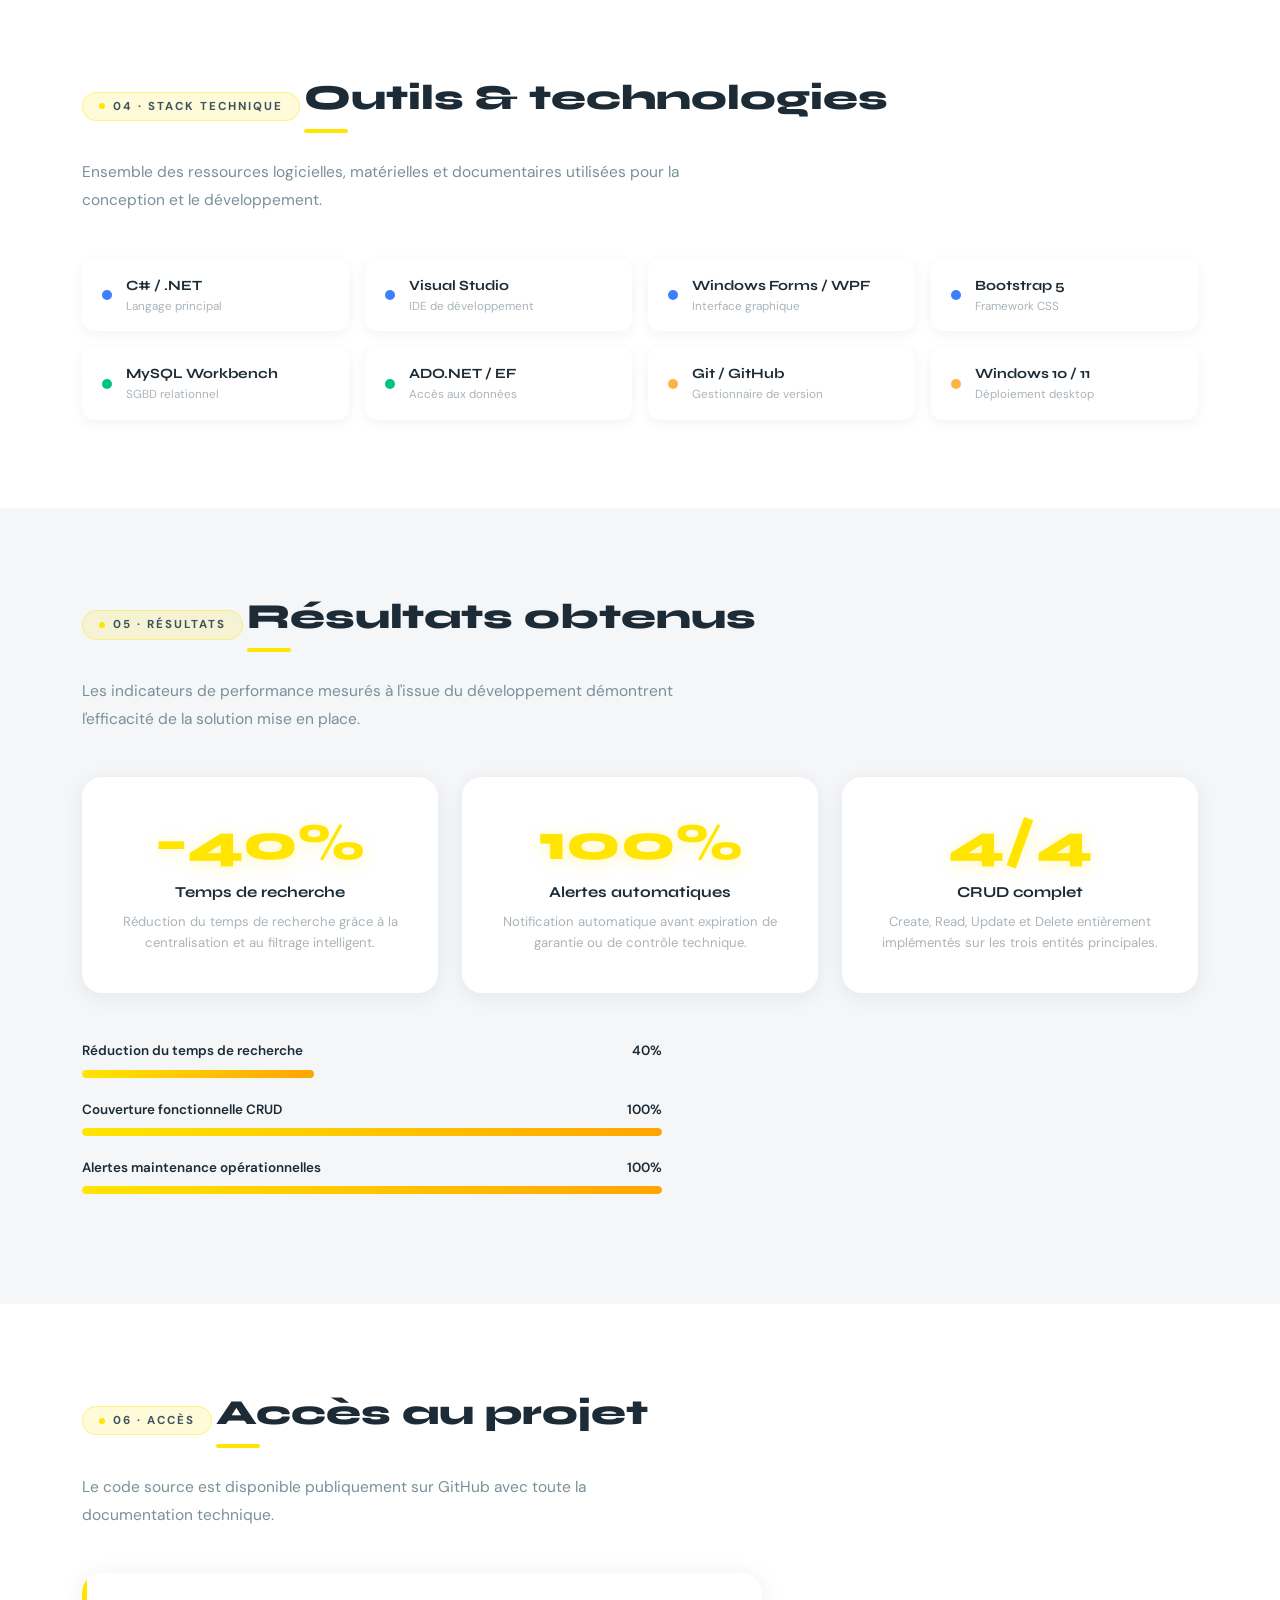
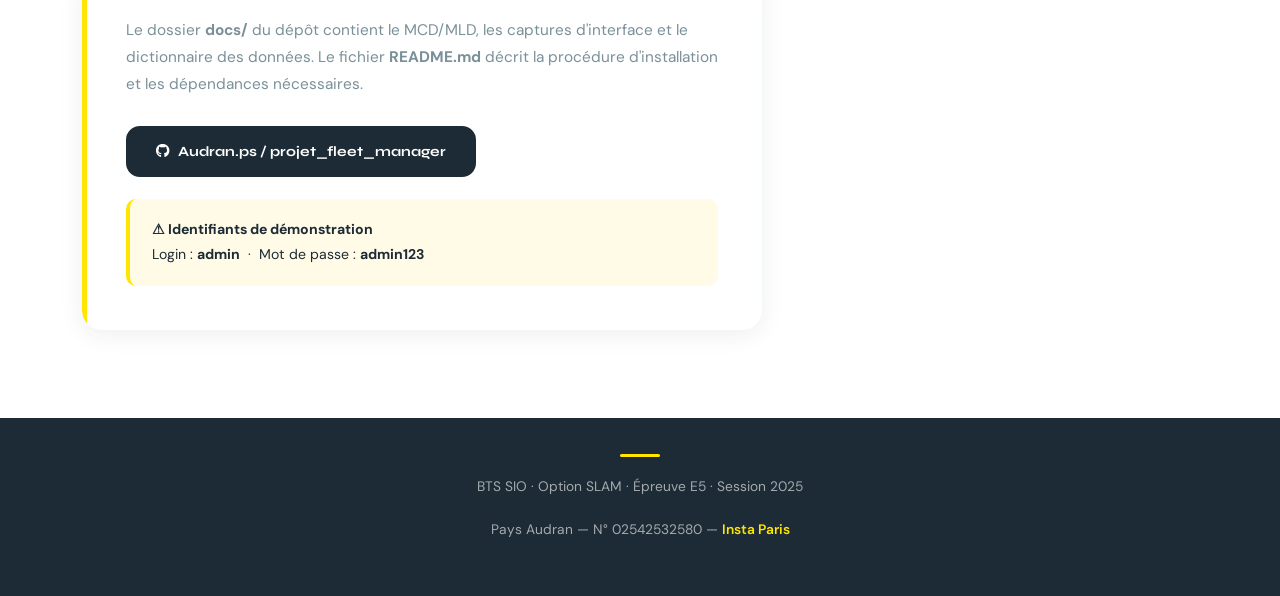
<file: Présentation.html>
<!DOCTYPE html>
<html lang="fr">
<head>
  <meta charset="UTF-8" />
  <meta name="viewport" content="width=device-width, initial-scale=1.0" />
  <title>Fleet Manager — Réalisation E5 | Pays Audran</title>

  <!-- Bootstrap 5 -->
  <link href="https://cdn.jsdelivr.net/npm/bootstrap@5.3.3/dist/css/bootstrap.min.css" rel="stylesheet" />
  <!-- Font Awesome -->
  <link rel="stylesheet" href="https://cdnjs.cloudflare.com/ajax/libs/font-awesome/6.7.2/css/all.min.css" crossorigin="anonymous" />
  <!-- Google Fonts -->
  <link href="https://fonts.googleapis.com/css2?family=Syne:wght@400;600;700;800&family=DM+Sans:ital,wght@0,300;0,400;0,500;1,300&display=swap" rel="stylesheet" />

  <style>
    /* ========== VARIABLES ========== */
    :root {
      --yellow:   #FFE500;
      --dark:     #1c2b35;
      --mid:      #3d535f;
      --muted:    #7a9099;
      --light-bg: #f4f6f8;
      --white:    #ffffff;
      --radius:   14px;
      --nav-h:    72px;
    }

    /* ========== BASE ========== */
    *, *::before, *::after { box-sizing: border-box; margin: 0; padding: 0; }
    html { scroll-behavior: smooth; scrollbar-width: none; -ms-overflow-style: none; }
    ::-webkit-scrollbar { display: none; }
    body {
      font-family: 'DM Sans', sans-serif;
      background: var(--light-bg);
      color: var(--dark);
      overflow-x: hidden;
    }
    a { text-decoration: none; }

    /* ========== NAVBAR ========== */
    .navbar-custom {
      height: var(--nav-h);
      background: rgba(255,255,255,0.88);
      backdrop-filter: blur(14px);
      -webkit-backdrop-filter: blur(14px);
      border-bottom: 1px solid rgba(0,0,0,0.06);
      position: fixed;
      top: 0; left: 0; right: 0;
      z-index: 1000;
      display: flex;
      align-items: center;
      padding: 0 40px;
      gap: 24px;
      transition: box-shadow 0.3s;
    }
    .navbar-custom.scrolled { box-shadow: 0 4px 24px rgba(0,0,0,0.1); }

    .navbar-custom .logo {
      font-family: 'Syne', sans-serif;
      font-weight: 800;
      font-size: 1.5rem;
      letter-spacing: 2px;
      color: var(--dark);
      text-decoration: none;
      text-transform: uppercase;
      white-space: nowrap;
    }
    .navbar-custom .logo span { color: var(--yellow); }
    .logo-dot {
      display: inline-block;
      width: 9px; height: 9px;
      background: var(--yellow);
      border-radius: 50%;
      margin-left: 2px;
      vertical-align: middle;
      position: relative; top: -3px;
    }

    .navbar-custom .nav-links {
      display: flex;
      gap: 4px;
      list-style: none;
      margin: 0 auto;
      flex-wrap: wrap;
    }
    .navbar-custom .nav-links a {
      font-family: 'DM Sans', sans-serif;
      font-size: 0.85rem;
      font-weight: 500;
      color: var(--mid);
      text-decoration: none;
      padding: 5px 12px;
      border-radius: 30px;
      letter-spacing: 0.4px;
      transition: all 0.22s ease;
    }
    .navbar-custom .nav-links a:hover,
    .navbar-custom .nav-links a.active {
      background: var(--yellow);
      color: var(--dark);
    }
    .navbar-custom .socials {
      display: flex;
      gap: 10px;
      border-left: 1px solid #e2e6ea;
      padding-left: 20px;
    }
    .navbar-custom .socials a {
      width: 34px; height: 34px;
      display: flex; align-items: center; justify-content: center;
      border-radius: 50%;
      color: var(--mid);
      font-size: 0.95rem;
      background: var(--light-bg);
      transition: all 0.22s;
    }
    .navbar-custom .socials a:hover { background: var(--yellow); color: var(--dark); transform: translateY(-2px); }

    /* ========== HERO ========== */
    .hero {
      min-height: 100vh;
      display: flex;
      align-items: center;
      justify-content: center;
      text-align: center;
      padding: 120px 40px 90px;
      position: relative;
      overflow: hidden;
    }
    .hero::before {
      content: '';
      position: absolute;
      width: 600px; height: 600px;
      border-radius: 50%;
      background: radial-gradient(circle, rgba(255,229,0,0.16) 0%, transparent 70%);
      top: -120px; right: -120px;
      pointer-events: none;
    }
    .hero::after {
      content: '';
      position: absolute;
      width: 380px; height: 380px;
      border-radius: 50%;
      background: radial-gradient(circle, rgba(61,83,95,0.07) 0%, transparent 70%);
      bottom: -60px; left: -60px;
      pointer-events: none;
    }

    .hero-inner { position: relative; z-index: 1; }

    .hero-eyebrow {
      display: inline-flex; align-items: center; gap: 8px;
      background: var(--yellow);
      color: var(--dark);
      font-family: 'Syne', sans-serif;
      font-size: 0.72rem;
      font-weight: 700;
      letter-spacing: 2px;
      text-transform: uppercase;
      padding: 6px 18px;
      border-radius: 30px;
      margin-bottom: 28px;
    }

    .hero h1 {
      font-family: 'Syne', sans-serif;
      font-weight: 800;
      font-size: clamp(3rem, 8vw, 5.5rem);
      color: var(--dark);
      line-height: 1.05;
      margin-bottom: 10px;
      position: relative;
      display: inline-block;
    }
    .hero h1::after {
      content: '';
      display: block;
      width: 70px; height: 5px;
      background: var(--yellow);
      border-radius: 3px;
      margin: 16px auto 0;
    }

    .hero-sub {
      font-size: 1.05rem;
      color: var(--muted);
      max-width: 620px;
      margin: 28px auto 36px;
      line-height: 1.8;
    }

    /* Meta badges */
    .meta-badges {
      display: flex;
      flex-wrap: wrap;
      justify-content: center;
      gap: 12px;
      margin-bottom: 36px;
    }
    .meta-badge {
      background: var(--white);
      border-radius: 12px;
      padding: 12px 22px;
      box-shadow: 0 4px 16px rgba(28,43,53,0.08);
      font-family: 'Syne', sans-serif;
      font-weight: 700;
      font-size: 0.9rem;
      color: var(--dark);
      transition: transform 0.22s, box-shadow 0.22s;
    }
    .meta-badge:hover { transform: translateY(-4px); box-shadow: 0 10px 28px rgba(28,43,53,0.12); }
    .meta-badge small {
      display: block;
      font-family: 'DM Sans', sans-serif;
      font-size: 0.68rem;
      font-weight: 400;
      color: #aab4bb;
      text-transform: uppercase;
      letter-spacing: 1px;
      margin-bottom: 3px;
    }

    .hero-btns { display: flex; flex-wrap: wrap; justify-content: center; gap: 14px; }

    .btn-yellow {
      display: inline-flex; align-items: center; gap: 8px;
      background: var(--yellow);
      color: var(--dark);
      font-family: 'Syne', sans-serif;
      font-size: 0.88rem;
      font-weight: 700;
      padding: 13px 28px;
      border-radius: var(--radius);
      border: 2px solid var(--yellow);
      transition: all 0.24s;
    }
    .btn-yellow:hover {
      background: transparent;
      color: var(--dark);
      box-shadow: 0 8px 22px rgba(255,229,0,0.3);
      transform: translateY(-2px);
    }
    .btn-dark {
      display: inline-flex; align-items: center; gap: 8px;
      background: var(--dark);
      color: #fff;
      font-family: 'Syne', sans-serif;
      font-size: 0.88rem;
      font-weight: 700;
      padding: 13px 28px;
      border-radius: var(--radius);
      border: 2px solid var(--dark);
      transition: all 0.24s;
    }
    .btn-dark:hover {
      background: var(--yellow);
      border-color: var(--yellow);
      color: var(--dark);
      transform: translateY(-2px);
    }

    /* Scroll indicator */
    .scroll-down {
      position: absolute;
      bottom: 32px; left: 50%;
      transform: translateX(-50%);
      display: flex; flex-direction: column; align-items: center; gap: 6px;
      color: #aab4bb;
      font-size: 0.7rem;
      letter-spacing: 1.5px;
      text-transform: uppercase;
      font-family: 'Syne', sans-serif;
      animation: bounce 2s infinite;
      cursor: pointer;
      z-index: 2;
    }
    @keyframes bounce {
      0%, 100% { transform: translateX(-50%) translateY(0); }
      50% { transform: translateX(-50%) translateY(7px); }
    }

    /* ========== SECTIONS ========== */
    .section-pad { padding: 88px 0; }
    .section-alt { background: var(--white); }

    .section-tag {
      display: inline-flex; align-items: center; gap: 8px;
      background: rgba(255,229,0,0.15);
      border: 1px solid rgba(255,229,0,0.4);
      color: var(--mid);
      font-size: 0.72rem;
      font-weight: 700;
      letter-spacing: 2px;
      text-transform: uppercase;
      padding: 5px 16px;
      border-radius: 30px;
      margin-bottom: 14px;
    }
    .section-tag::before {
      content: '';
      width: 6px; height: 6px;
      border-radius: 50%;
      background: var(--yellow);
    }

    .section-title {
      font-family: 'Syne', sans-serif;
      font-weight: 800;
      font-size: clamp(1.6rem, 3vw, 2.2rem);
      color: var(--dark);
      position: relative;
      display: inline-block;
      margin-bottom: 8px;
    }
    .section-title::after {
      content: '';
      display: block;
      width: 44px; height: 4px;
      background: var(--yellow);
      border-radius: 2px;
      margin-top: 10px;
    }

    .section-sub {
      font-size: 0.97rem;
      color: var(--muted);
      max-width: 600px;
      line-height: 1.78;
      margin-top: 18px;
      margin-bottom: 44px;
    }

    /* ========== FEATURE CARDS ========== */
    .feature-card {
      background: var(--white);
      border-radius: 20px;
      padding: 36px 24px 28px;
      text-align: center;
      height: 100%;
      box-shadow: 0 4px 20px rgba(28,43,53,0.07);
      border-top: 3px solid transparent;
      transition: transform 0.28s ease, box-shadow 0.28s ease, border-color 0.22s;
    }
    .feature-card:hover {
      transform: translateY(-8px);
      box-shadow: 0 18px 48px rgba(28,43,53,0.13);
      border-top-color: var(--yellow);
    }
    .feature-icon {
      width: 66px; height: 66px;
      border-radius: 50%;
      background: var(--light-bg);
      display: flex; align-items: center; justify-content: center;
      font-size: 1.6rem;
      color: var(--dark);
      margin: 0 auto 20px;
      transition: background 0.22s;
    }
    .feature-card:hover .feature-icon { background: var(--yellow); }
    .feature-card h3 {
      font-family: 'Syne', sans-serif;
      font-weight: 700;
      font-size: 1rem;
      color: var(--dark);
      margin-bottom: 10px;
    }
    .feature-card p { font-size: 0.87rem; color: var(--muted); line-height: 1.7; }

    /* Comp tags */
    .comp-tags { display: flex; flex-wrap: wrap; gap: 10px; }
    .comp-tag {
      background: var(--white);
      border: 2px solid var(--yellow);
      color: var(--dark);
      border-radius: 30px;
      padding: 7px 20px;
      font-size: 0.8rem;
      font-weight: 600;
      transition: background 0.2s;
      cursor: default;
    }
    .comp-tag:hover { background: var(--yellow); }

    /* ========== PRODUCTION ITEMS ========== */
    .prod-item {
      background: var(--white);
      border-radius: 18px;
      box-shadow: 0 3px 14px rgba(28,43,53,0.06);
      padding: 28px 32px;
      display: flex;
      align-items: flex-start;
      gap: 22px;
      border-left: 4px solid transparent;
      transition: transform 0.26s, box-shadow 0.26s, border-color 0.22s;
    }
    .prod-item:hover {
      transform: translateY(-4px);
      box-shadow: 0 14px 36px rgba(28,43,53,0.11);
      border-left-color: var(--yellow);
    }
    .prod-num {
      font-family: 'Syne', sans-serif;
      font-weight: 800;
      font-size: 2.2rem;
      color: var(--yellow);
      min-width: 52px;
      line-height: 1;
      text-shadow: 0 2px 10px rgba(255,229,0,0.2);
    }
    .prod-item h4 {
      font-family: 'Syne', sans-serif;
      font-weight: 700;
      font-size: 1rem;
      color: var(--dark);
      margin-bottom: 8px;
    }
    .prod-item p { font-size: 0.87rem; color: var(--muted); line-height: 1.7; }

    /* ========== ARCHITECTURE ========== */
    .archi-card {
      background: var(--white);
      border-radius: 20px;
      box-shadow: 0 4px 20px rgba(28,43,53,0.07);
      padding: 40px 22px 30px;
      text-align: center;
      position: relative;
      height: 100%;
      transition: transform 0.28s, box-shadow 0.28s;
    }
    .archi-card:hover { transform: translateY(-6px); box-shadow: 0 18px 44px rgba(28,43,53,0.13); }
    .archi-badge {
      position: absolute;
      top: -14px; left: 50%;
      transform: translateX(-50%);
      background: var(--yellow);
      color: var(--dark);
      font-family: 'Syne', sans-serif;
      font-weight: 800;
      font-size: 0.68rem;
      letter-spacing: 1.5px;
      padding: 5px 16px;
      border-radius: 20px;
      white-space: nowrap;
      box-shadow: 0 3px 12px rgba(255,229,0,0.35);
    }
    .archi-card i { font-size: 2.2rem; color: var(--dark); margin: 14px 0 16px; display: block; }
    .archi-card h4 {
      font-family: 'Syne', sans-serif;
      font-weight: 700;
      font-size: 1rem;
      color: var(--dark);
      margin-bottom: 10px;
    }
    .archi-card p { font-size: 0.86rem; color: var(--muted); line-height: 1.65; }
    .archi-arrow {
      display: flex; align-items: center; justify-content: center;
      color: #c8d4da; font-size: 1.3rem;
    }

    /* ========== STACK ========== */
    .stack-item {
      background: var(--white);
      border-radius: 12px;
      box-shadow: 0 3px 12px rgba(28,43,53,0.06);
      padding: 16px 20px;
      display: flex;
      align-items: center;
      gap: 14px;
      transition: transform 0.22s, box-shadow 0.22s;
    }
    .stack-item:hover { transform: translateY(-3px); box-shadow: 0 10px 24px rgba(28,43,53,0.1); }
    .stack-dot {
      width: 10px; height: 10px;
      border-radius: 50%;
      flex-shrink: 0;
    }
    .dot-blue   { background: #3d7fff; }
    .dot-green  { background: #00c47a; }
    .dot-orange { background: #ffb347; }
    .stack-name { font-family: 'Syne', sans-serif; font-size: 0.88rem; font-weight: 700; color: var(--dark); }
    .stack-role { font-size: 0.73rem; color: #aab4bb; margin-top: 2px; }

    /* ========== KPI CARDS ========== */
    .kpi-card {
      background: var(--white);
      border-radius: 20px;
      box-shadow: 0 4px 20px rgba(28,43,53,0.07);
      padding: 40px 26px;
      text-align: center;
      height: 100%;
      position: relative;
      overflow: hidden;
      transition: transform 0.28s, box-shadow 0.28s;
    }
    .kpi-card::after {
      content: '';
      position: absolute;
      bottom: 0; left: 0; right: 0;
      height: 4px;
      background: var(--yellow);
      transform: scaleX(0);
      transform-origin: left;
      transition: transform 0.4s ease;
    }
    .kpi-card:hover { transform: translateY(-6px); box-shadow: 0 18px 44px rgba(28,43,53,0.12); }
    .kpi-card:hover::after { transform: scaleX(1); }
    .kpi-number {
      font-family: 'Syne', sans-serif;
      font-weight: 800;
      font-size: 3.2rem;
      color: var(--yellow);
      line-height: 1;
      margin-bottom: 12px;
      text-shadow: 0 3px 16px rgba(255,229,0,0.25);
    }
    .kpi-label {
      font-family: 'Syne', sans-serif;
      font-weight: 700;
      font-size: 0.95rem;
      color: var(--dark);
      margin-bottom: 8px;
    }
    .kpi-desc { font-size: 0.82rem; color: #aab4bb; line-height: 1.6; }

    /* Progress bars */
    .prog-wrap { max-width: 580px; }
    .prog-label {
      display: flex;
      justify-content: space-between;
      font-size: 0.84rem;
      font-weight: 600;
      color: var(--dark);
      margin-bottom: 8px;
    }
    .prog-track {
      height: 8px;
      background: var(--light-bg);
      border-radius: 4px;
      overflow: hidden;
      margin-bottom: 22px;
    }
    .prog-fill {
      height: 100%;
      border-radius: 4px;
      background: linear-gradient(90deg, var(--yellow), #ffa500);
      transform: scaleX(0);
      transform-origin: left;
      animation: growBar 1.4s ease forwards;
    }
    @keyframes growBar { to { transform: scaleX(1); } }

    /* ========== ACCESS CARD ========== */
    .access-card {
      background: var(--white);
      border-radius: 20px;
      box-shadow: 0 4px 24px rgba(28,43,53,0.08);
      padding: 44px;
      max-width: 680px;
      position: relative;
      overflow: hidden;
    }
    .access-card::before {
      content: '';
      position: absolute;
      top: 0; left: 0;
      width: 5px; height: 100%;
      background: var(--yellow);
    }
    .access-card p { font-size: 0.96rem; color: var(--muted); line-height: 1.75; margin-bottom: 28px; }

    .cred-box {
      margin-top: 22px;
      padding: 18px 22px;
      background: #fffbe6;
      border-left: 4px solid var(--yellow);
      border-radius: 10px;
      font-size: 0.88rem;
      color: var(--dark);
      line-height: 1.8;
    }

    /* ========== FOOTER ========== */
    footer {
      background: var(--dark);
      color: rgba(255,255,255,0.6);
      padding: 36px 40px;
      text-align: center;
    }
    footer .footer-divider {
      width: 40px; height: 3px;
      background: var(--yellow);
      border-radius: 2px;
      margin: 0 auto 16px;
    }
    footer p { font-size: 0.86rem; line-height: 2; }
    footer a { color: var(--yellow); font-weight: 600; }
    footer a:hover { text-decoration: underline; }

    /* ========== BACK TO TOP ========== */
    .back-to-top {
      position: fixed;
      bottom: 28px; right: 28px;
      width: 46px; height: 46px;
      background: var(--yellow);
      color: var(--dark);
      border: none;
      border-radius: 50%;
      font-size: 1rem;
      cursor: pointer;
      display: flex; align-items: center; justify-content: center;
      box-shadow: 0 6px 20px rgba(255,229,0,0.35);
      opacity: 0; visibility: hidden;
      transition: all 0.3s;
      z-index: 999;
    }
    .back-to-top.visible { opacity: 1; visibility: visible; }
    .back-to-top:hover { background: var(--dark); color: var(--yellow); transform: translateY(-3px); }

    /* ========== ANIMATIONS ========== */
    .fade-up {
      opacity: 0;
      transform: translateY(22px);
      transition: opacity 0.6s ease, transform 0.6s ease;
    }
    .fade-up.visible { opacity: 1; transform: translateY(0); }

    /* ========== RESPONSIVE ========== */
    @media (max-width: 991px) {
      .navbar-custom { padding: 0 20px; }
      .navbar-custom .nav-links { display: none; }
      .access-card { padding: 32px 24px; }
      .archi-arrow { display: none; }
    }
    @media (max-width: 767px) {
      .hero { padding: 110px 24px 80px; }
      footer { padding: 28px 20px; }
    }
  </style>
</head>

<body>

  <!-- ===== NAVBAR ===== -->
  <nav class="navbar-custom" id="navbar">
    <a href="index.html" class="logo"><span>P</span>ays<span class="logo-dot"></span></a>
    <ul class="nav-links">
      <li><a href="index.html">Accueil</a></li>
      <li><a href="#objectif">Objectif</a></li>
      <li><a href="#productions">Productions</a></li>
      <li><a href="#architecture">Architecture</a></li>
      <li><a href="#stack">Stack</a></li>
      <li><a href="#resultats">Résultats</a></li>
      <li><a href="#acces">Accès</a></li>
    </ul>
    <div class="socials">
      <a href="https://github.com/paysg71-arch" target="_blank" aria-label="GitHub"><i class="fa-brands fa-github"></i></a>
    </div>
  </nav>

  <!-- ===== HERO ===== -->
  <section class="hero">
    <div class="hero-inner fade-up visible">
      <div class="hero-eyebrow"><i class="fa-solid fa-graduation-cap"></i> BTS SIO · SLAM · Épreuve E5 · Session 2025</div>
      <h1>Fleet Manager</h1>
      <p class="hero-sub">Conception & développement d'une plateforme de gestion de flotte automobile — Réalisation professionnelle présentée au jury E5.</p>

      <div class="meta-badges">
        <div class="meta-badge"><small>Candidat</small>Pays Audran</div>
        <div class="meta-badge"><small>N° Candidat</small>02542532580</div>
        <div class="meta-badge"><small>Organisation</small>Insta Paris</div>
        <div class="meta-badge"><small>Période</small>2024 – 2026</div>
        <div class="meta-badge"><small>Date</small>22 / 02 / 2026</div>
      </div>

      <div class="hero-btns">
        <a href="#objectif" class="btn-yellow"><i class="fa-solid fa-arrow-down"></i> Découvrir le projet</a>
        <a href="https://github.com/paysg71-arch" target="_blank" class="btn-dark"><i class="fa-brands fa-github"></i> GitHub</a>
      </div>
    </div>

    <div class="scroll-down" onclick="document.getElementById('objectif').scrollIntoView({behavior:'smooth'})">
      <span>Défiler</span>
      <i class="fa-solid fa-chevron-down"></i>
    </div>
  </section>

  <!-- ===== OBJECTIF ===== -->
  <section class="section-pad" id="objectif">
    <div class="container">
      <div class="fade-up">
        <div class="section-tag">01 · Objectif</div>
        <h2 class="section-title">Contexte du projet</h2>
        <p class="section-sub">L'application vise à automatiser le suivi opérationnel d'un parc automobile. Elle centralise les informations techniques des véhicules, gère l'affectation des conducteurs et planifie les opérations de maintenance.</p>
      </div>

      <div class="row g-4 mb-4 fade-up">
        <div class="col-md-4">
          <div class="feature-card">
            <div class="feature-icon"><i class="fa-solid fa-car"></i></div>
            <h3>Gestion des véhicules</h3>
            <p>Suivi du cycle de vie : immatriculation, marque, année, contrôle technique, alertes d'expiration automatiques.</p>
          </div>
        </div>
        <div class="col-md-4">
          <div class="feature-card">
            <div class="feature-icon"><i class="fa-solid fa-user-tie"></i></div>
            <h3>Gestion des conducteurs</h3>
            <p>Affectation des ressources humaines, suivi des permis et historique des affectations véhicule / conducteur.</p>
          </div>
        </div>
        <div class="col-md-4">
          <div class="feature-card">
            <div class="feature-icon"><i class="fa-solid fa-wrench"></i></div>
            <h3>Planification maintenance</h3>
            <p>Enregistrement des interventions, coûts, alertes automatiques avant expiration de garantie ou CT.</p>
          </div>
        </div>
      </div>

      <div class="comp-tags fade-up">
        <span class="comp-tag">Concevoir & développer une solution applicative</span>
        <span class="comp-tag">Maintenance corrective / évolutive</span>
        <span class="comp-tag">Gérer les données</span>
      </div>
    </div>
  </section>

  <!-- ===== PRODUCTIONS ===== -->
  <section class="section-pad section-alt" id="productions">
    <div class="container">
      <div class="fade-up">
        <div class="section-tag">02 · Productions</div>
        <h2 class="section-title">Productions réalisées</h2>
        <p class="section-sub">Quatre livrables principaux ont été développés dans le cadre de cette réalisation professionnelle.</p>
      </div>

      <div class="d-flex flex-column gap-3 fade-up">
        <div class="prod-item">
          <div class="prod-num">01</div>
          <div>
            <h4>Base de données relationnelle SQL</h4>
            <p>Schéma comprenant les tables Véhicules, Marques, Conducteurs, Affectations et Maintenances. Clés primaires et étrangères pour l'intégrité référentielle. Modèle normalisé MCD → MLD sous MySQL Workbench.</p>
          </div>
        </div>
        <div class="prod-item">
          <div class="prod-num">02</div>
          <div>
            <h4>Interface Homme-Machine (IHM) — Windows Forms / WPF</h4>
            <p>Formulaires avec validation par regex (plaques, dates CT), composants DataGridView pour l'affichage dynamique et filtré des données, tableau de bord synthétique avec alertes.</p>
          </div>
        </div>
        <div class="prod-item">
          <div class="prod-num">03</div>
          <div>
            <h4>Logique métier CRUD en C#</h4>
            <p>Implémentation complète des opérations Create / Read / Update / Delete sur l'ensemble des entités, avec couche d'accès aux données (DAL) isolée via ADO.NET / Entity Framework.</p>
          </div>
        </div>
        <div class="prod-item">
          <div class="prod-num">04</div>
          <div>
            <h4>Documentation technique complète</h4>
            <p>Commentaires XML dans le code C#, README d'installation, dossier docs/ comprenant MCD/MLD, captures UI et dictionnaire des données.</p>
          </div>
        </div>
      </div>
    </div>
  </section>

  <!-- ===== ARCHITECTURE ===== -->
  <section class="section-pad" id="architecture">
    <div class="container">
      <div class="fade-up">
        <div class="section-tag">03 · Architecture</div>
        <h2 class="section-title">Architecture N-Tier</h2>
        <p class="section-sub">L'application suit un modèle en couches séparant clairement l'interface graphique, la logique métier et l'accès aux données.</p>
      </div>

      <div class="row g-4 align-items-center fade-up">
        <div class="col-md-3">
          <div class="archi-card">
            <span class="archi-badge">COUCHE 1</span>
            <i class="fa-solid fa-display"></i>
            <h4>UI Layer</h4>
            <p>Windows Forms / WPF — Formulaires, DataGridView, tableau de bord, validations.</p>
          </div>
        </div>
        <div class="col-md-1 archi-arrow d-none d-md-flex">
          <i class="fa-solid fa-arrow-right"></i>
        </div>
        <div class="col-md-3">
          <div class="archi-card">
            <span class="archi-badge">COUCHE 2</span>
            <i class="fa-solid fa-gears"></i>
            <h4>BLL — Business Logic</h4>
            <p>Règles métier, validation (regex plaques, dates), alertes CT et garanties.</p>
          </div>
        </div>
        <div class="col-md-1 archi-arrow d-none d-md-flex">
          <i class="fa-solid fa-arrow-right"></i>
        </div>
        <div class="col-md-4">
          <div class="archi-card">
            <span class="archi-badge">COUCHE 3</span>
            <i class="fa-solid fa-database"></i>
            <h4>DAL — Data Access</h4>
            <p>ADO.NET / Entity Framework — Requêtes SQL paramétrées, connexion MySQL localhost.</p>
          </div>
        </div>
      </div>
    </div>
  </section>

  <!-- ===== STACK ===== -->
  <section class="section-pad section-alt" id="stack">
    <div class="container">
      <div class="fade-up">
        <div class="section-tag">04 · Stack technique</div>
        <h2 class="section-title">Outils & technologies</h2>
        <p class="section-sub">Ensemble des ressources logicielles, matérielles et documentaires utilisées pour la conception et le développement.</p>
      </div>

      <div class="row g-3 fade-up">
        <div class="col-sm-6 col-lg-3"><div class="stack-item"><div class="stack-dot dot-blue"></div><div><div class="stack-name">C# / .NET</div><div class="stack-role">Langage principal</div></div></div></div>
        <div class="col-sm-6 col-lg-3"><div class="stack-item"><div class="stack-dot dot-blue"></div><div><div class="stack-name">Visual Studio</div><div class="stack-role">IDE de développement</div></div></div></div>
        <div class="col-sm-6 col-lg-3"><div class="stack-item"><div class="stack-dot dot-blue"></div><div><div class="stack-name">Windows Forms / WPF</div><div class="stack-role">Interface graphique</div></div></div></div>
        <div class="col-sm-6 col-lg-3"><div class="stack-item"><div class="stack-dot dot-blue"></div><div><div class="stack-name">Bootstrap 5</div><div class="stack-role">Framework CSS</div></div></div></div>
        <div class="col-sm-6 col-lg-3"><div class="stack-item"><div class="stack-dot dot-green"></div><div><div class="stack-name">MySQL Workbench</div><div class="stack-role">SGBD relationnel</div></div></div></div>
        <div class="col-sm-6 col-lg-3"><div class="stack-item"><div class="stack-dot dot-green"></div><div><div class="stack-name">ADO.NET / EF</div><div class="stack-role">Accès aux données</div></div></div></div>
        <div class="col-sm-6 col-lg-3"><div class="stack-item"><div class="stack-dot dot-orange"></div><div><div class="stack-name">Git / GitHub</div><div class="stack-role">Gestionnaire de version</div></div></div></div>
        <div class="col-sm-6 col-lg-3"><div class="stack-item"><div class="stack-dot dot-orange"></div><div><div class="stack-name">Windows 10 / 11</div><div class="stack-role">Déploiement desktop</div></div></div></div>
      </div>
    </div>
  </section>

  <!-- ===== RÉSULTATS ===== -->
  <section class="section-pad" id="resultats">
    <div class="container">
      <div class="fade-up">
        <div class="section-tag">05 · Résultats</div>
        <h2 class="section-title">Résultats obtenus</h2>
        <p class="section-sub">Les indicateurs de performance mesurés à l'issue du développement démontrent l'efficacité de la solution mise en place.</p>
      </div>

      <div class="row g-4 mb-5 fade-up">
        <div class="col-md-4">
          <div class="kpi-card">
            <div class="kpi-number">−40%</div>
            <div class="kpi-label">Temps de recherche</div>
            <div class="kpi-desc">Réduction du temps de recherche grâce à la centralisation et au filtrage intelligent.</div>
          </div>
        </div>
        <div class="col-md-4">
          <div class="kpi-card">
            <div class="kpi-number">100%</div>
            <div class="kpi-label">Alertes automatiques</div>
            <div class="kpi-desc">Notification automatique avant expiration de garantie ou de contrôle technique.</div>
          </div>
        </div>
        <div class="col-md-4">
          <div class="kpi-card">
            <div class="kpi-number">4/4</div>
            <div class="kpi-label">CRUD complet</div>
            <div class="kpi-desc">Create, Read, Update et Delete entièrement implémentés sur les trois entités principales.</div>
          </div>
        </div>
      </div>

      <div class="prog-wrap fade-up">
        <div class="prog-label"><span>Réduction du temps de recherche</span><span>40%</span></div>
        <div class="prog-track"><div class="prog-fill" style="width:40%;"></div></div>

        <div class="prog-label"><span>Couverture fonctionnelle CRUD</span><span>100%</span></div>
        <div class="prog-track"><div class="prog-fill" style="width:100%; animation-delay:.2s;"></div></div>

        <div class="prog-label"><span>Alertes maintenance opérationnelles</span><span>100%</span></div>
        <div class="prog-track"><div class="prog-fill" style="width:100%; animation-delay:.4s;"></div></div>
      </div>
    </div>
  </section>

  <!-- ===== ACCÈS ===== -->
  <section class="section-pad section-alt" id="acces">
    <div class="container">
      <div class="fade-up">
        <div class="section-tag">06 · Accès</div>
        <h2 class="section-title">Accès au projet</h2>
        <p class="section-sub">Le code source est disponible publiquement sur GitHub avec toute la documentation technique.</p>
      </div>

      <div class="access-card fade-up">
        <p>Le dossier <strong>docs/</strong> du dépôt contient le MCD/MLD, les captures d'interface et le dictionnaire des données. Le fichier <strong>README.md</strong> décrit la procédure d'installation et les dépendances nécessaires.</p>
        <a href="https://github.com/paysg71-arch" target="_blank" class="btn-dark">
          <i class="fa-brands fa-github"></i> Audran.ps / projet_fleet_manager
        </a>
        <div class="cred-box">
          <strong>⚠ Identifiants de démonstration</strong><br>
          Login : <strong>admin</strong> &nbsp;·&nbsp; Mot de passe : <strong>admin123</strong>
        </div>
      </div>
    </div>
  </section>

  <!-- ===== FOOTER ===== -->
  <footer>
    <div class="footer-divider"></div>
    <p>BTS SIO · Option SLAM · Épreuve E5 · Session 2025</p>
    <p>Pays Audran — N° 02542532580 — <a href="#">Insta Paris</a></p>
  </footer>

  <!-- Back to top -->
  <button class="back-to-top" id="backToTop"><i class="fa-solid fa-chevron-up"></i></button>

  <!-- Bootstrap JS -->
  <script src="https://cdn.jsdelivr.net/npm/bootstrap@5.3.3/dist/js/bootstrap.bundle.min.js"></script>
  <script>
    // Navbar scroll
    const navbar = document.getElementById('navbar');
    window.addEventListener('scroll', () => navbar.classList.toggle('scrolled', window.scrollY > 50));

    // Back to top
    const btn = document.getElementById('backToTop');
    window.addEventListener('scroll', () => btn.classList.toggle('visible', window.scrollY > 400));
    btn.addEventListener('click', () => window.scrollTo({ top: 0, behavior: 'smooth' }));

    // Smooth scroll on anchors
    document.querySelectorAll('a[href^="#"]').forEach(a => {
      a.addEventListener('click', function(e) {
        const target = document.querySelector(this.getAttribute('href'));
        if (target) { e.preventDefault(); target.scrollIntoView({ behavior: 'smooth' }); }
      });
    });

    // Scroll reveal
    const reveals = document.querySelectorAll('.fade-up');
    const obs = new IntersectionObserver(entries => {
      entries.forEach((entry, i) => {
        if (entry.isIntersecting) {
          setTimeout(() => entry.target.classList.add('visible'), i * 80);
          obs.unobserve(entry.target);
        }
      });
    }, { threshold: 0.08 });
    reveals.forEach(el => { if (!el.classList.contains('visible')) obs.observe(el); });

    // Active nav link on scroll
    const sections = document.querySelectorAll('section[id]');
    const navLinks = document.querySelectorAll('.nav-links a');
    window.addEventListener('scroll', () => {
      let current = '';
      sections.forEach(sec => { if (window.scrollY >= sec.offsetTop - 100) current = sec.id; });
      navLinks.forEach(link => {
        link.classList.remove('active');
        if (link.getAttribute('href') === '#' + current) link.classList.add('active');
      });
    });
  </script>

</body>
</html>
</file>
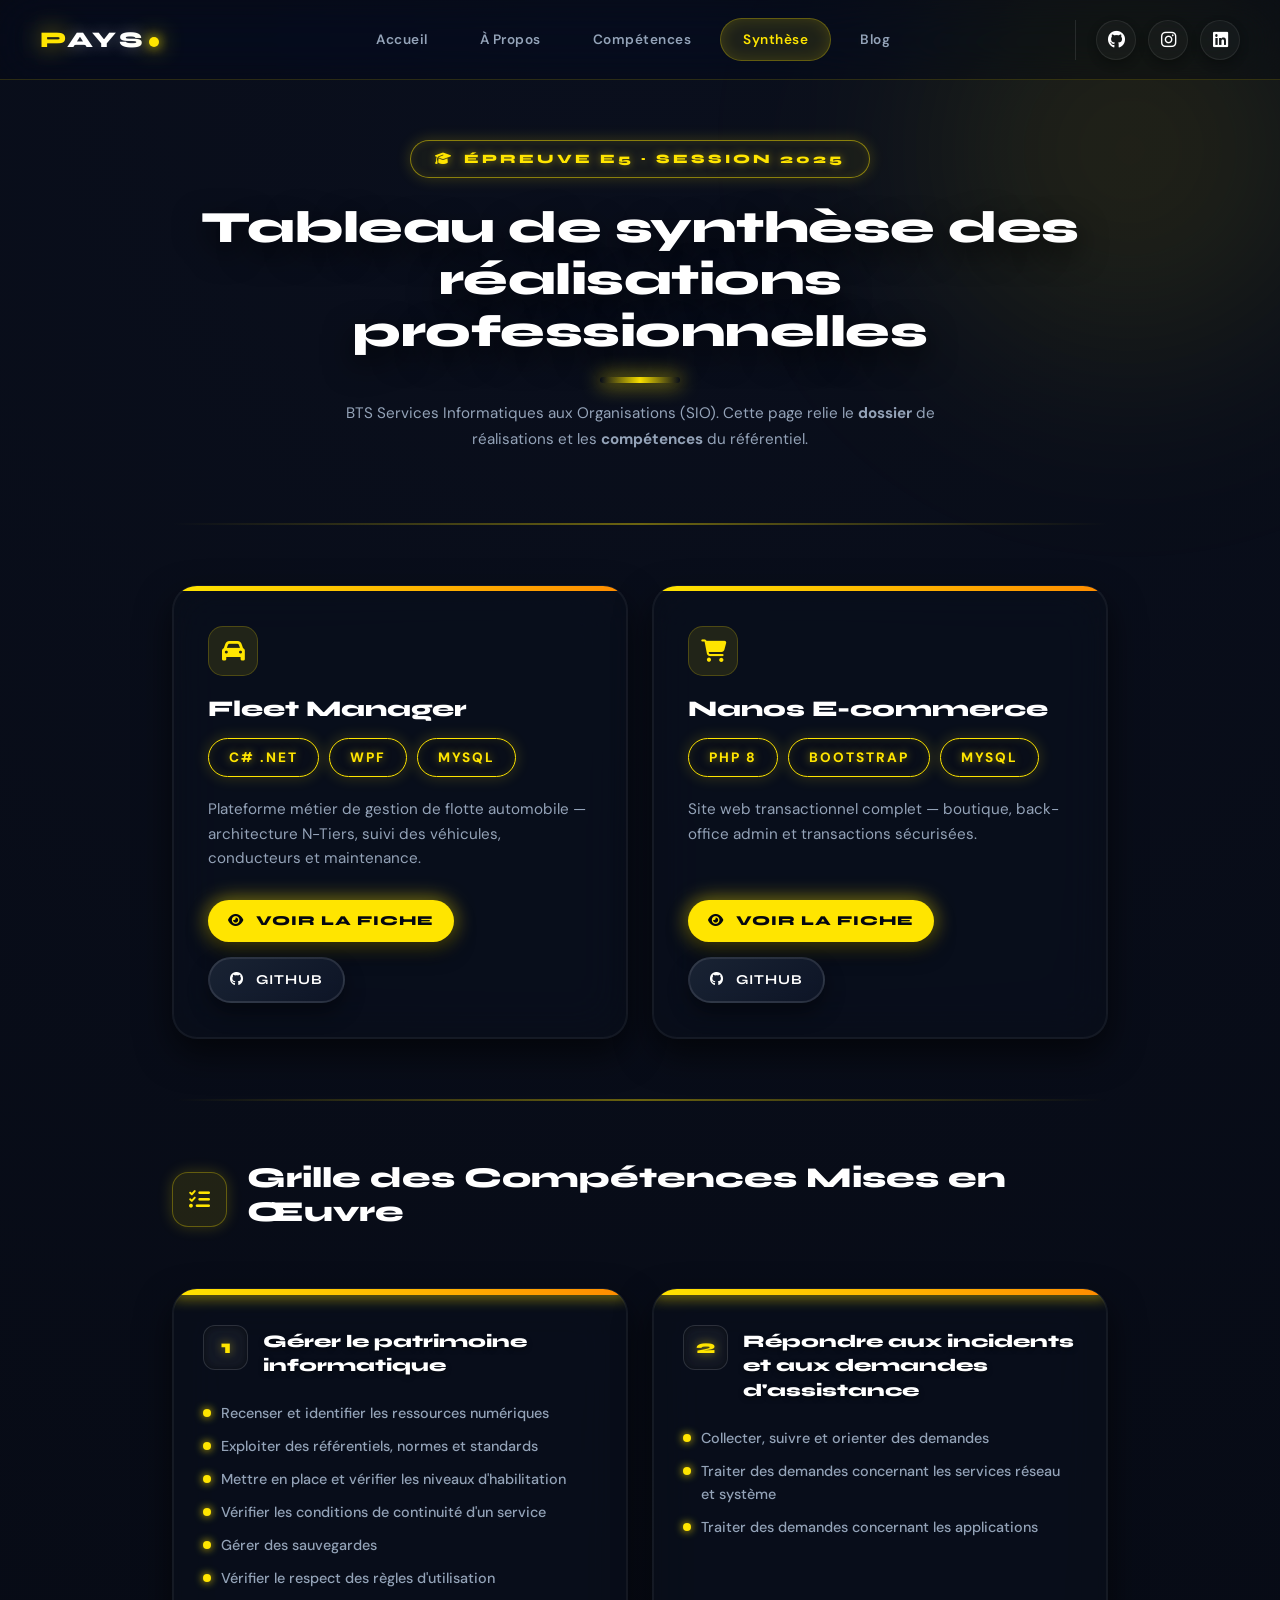
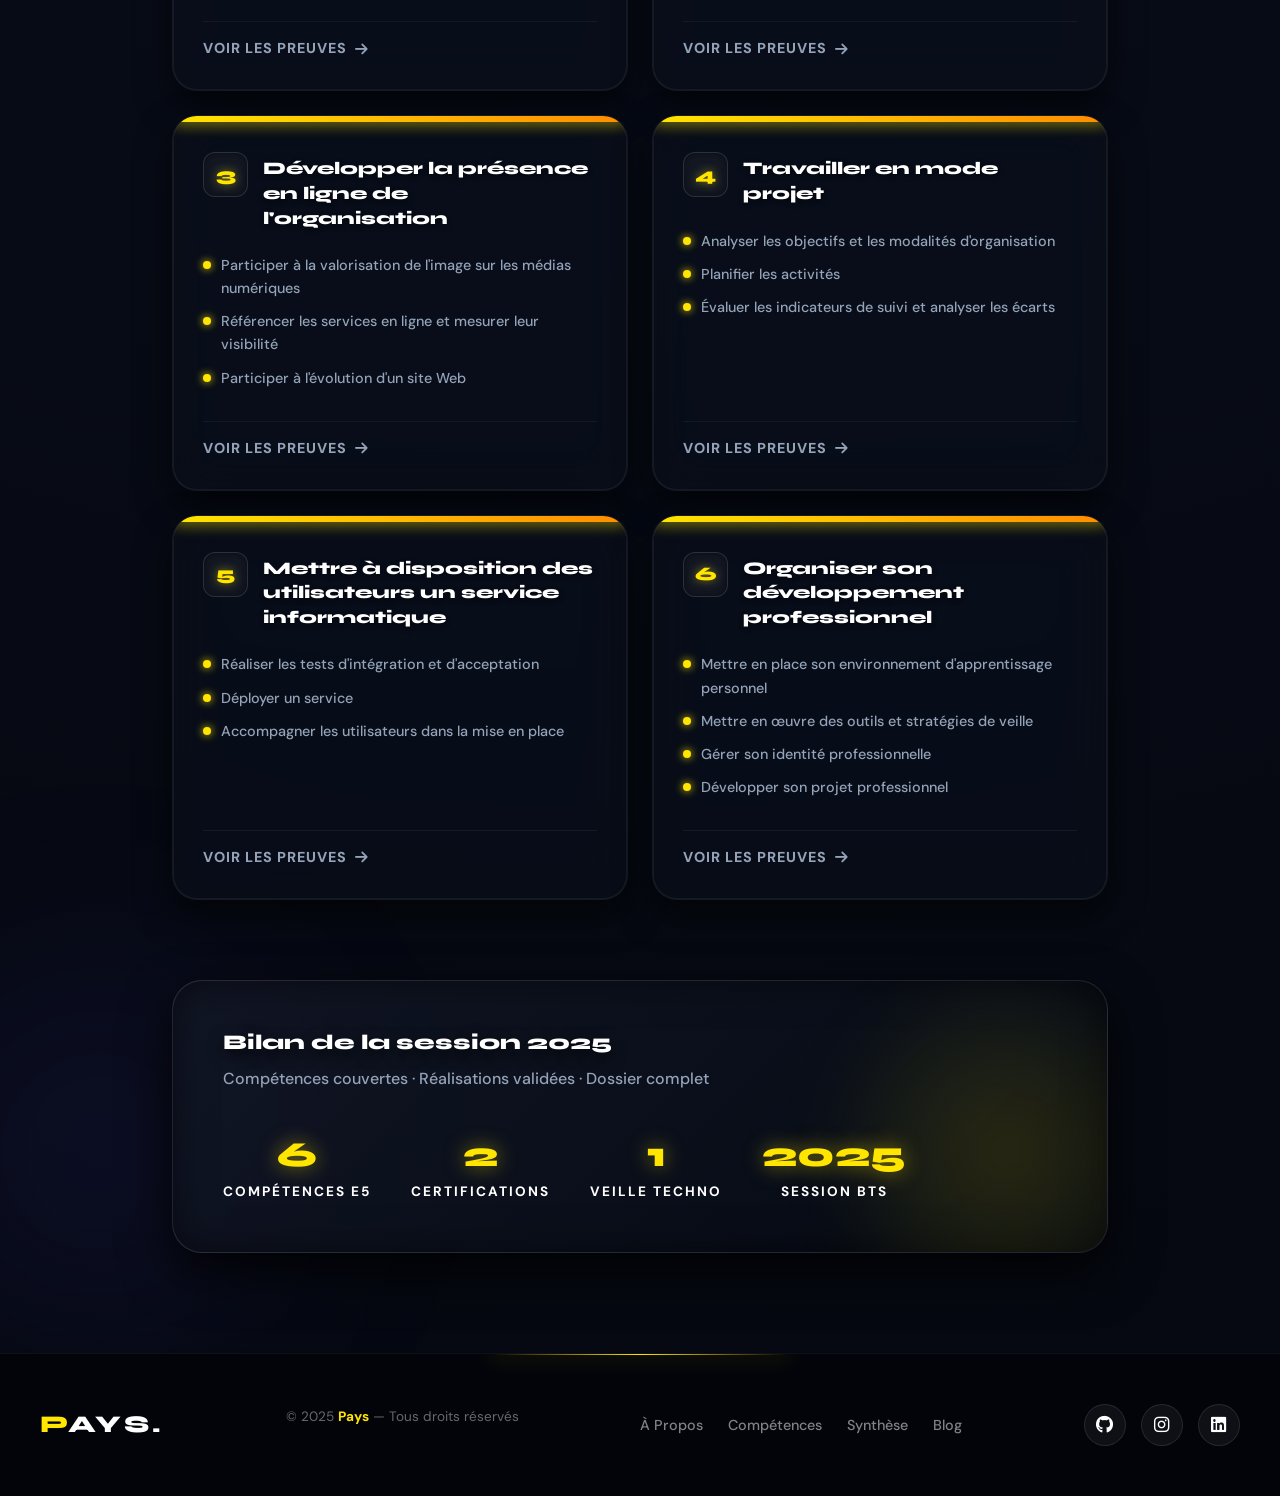
<file: synthese.html>
<!DOCTYPE html>
<html lang="fr">
<head>
  <meta charset="UTF-8" />
  <meta name="viewport" content="width=device-width, initial-scale=1.0" />
  <title>Synthèse E5 — Pays.</title>

  <!-- Bootstrap 5 -->
  <link href="https://cdn.jsdelivr.net/npm/bootstrap@5.3.3/dist/css/bootstrap.min.css" rel="stylesheet" />
  <!-- Font Awesome -->
  <link rel="stylesheet" href="https://cdnjs.cloudflare.com/ajax/libs/font-awesome/6.7.2/css/all.min.css" crossorigin="anonymous" />
  <!-- Google Fonts -->
  <link href="https://fonts.googleapis.com/css2?family=Syne:wght@400;600;700;800&family=DM+Sans:ital,wght@0,300;0,400;0,500;1,300&display=swap" rel="stylesheet" />

  <link rel="stylesheet" href="css/style.css?v=5" />
</head>

<body>

  <!-- ===== NAVBAR ===== -->
  <nav class="navbar-custom">
    <a href="index.html" class="logo"><span>P</span>ays<span class="logo-dot"></span></a>
    <ul class="nav-links">
      <li><a href="index.html">Accueil</a></li>
      <li><a href="a propos.html">À Propos</a></li>
      <li><a href="competence.html">Compétences</a></li>
      <li><a href="synthese.html" class="active">Synthèse</a></li>
      <li><a href="blog.html">Blog</a></li>
    </ul>
    <div class="socials">
      <a href="https://github.com/paysg71-arch/" target="_blank" aria-label="GitHub"><i class="fa-brands fa-github"></i></a>
      <a href="https://www.instagram.com/audranpays" target="_blank" aria-label="Instagram"><i class="fa-brands fa-instagram"></i></a>
      <a href="https://www.linkedin.com/in/audran-pays-4949373b2/" target="_blank" aria-label="Linkedin"><i class="fa-brands fa-linkedin"></i></a>
    </div>
  </nav>

  <!-- ===== PAGE ===== -->
  <div class="page-wrapper">
    <div class="container synthese-container">

      <!-- Header -->
      <div class="page-header reveal">
        <div class="session-badge"><i class="fa-solid fa-graduation-cap"></i> Épreuve E5 · Session 2025</div>
        <h1>Tableau de synthèse des réalisations professionnelles</h1>
        <p class="subtitle">
          BTS Services Informatiques aux Organisations (SIO). Cette page relie le <strong>dossier</strong> de réalisations et les <strong>compétences</strong> du référentiel.
        </p>
      </div>



      <hr class="gradient-divider reveal">

      <!-- ===== RÉSUMÉ DES RÉALISATIONS ===== -->
      <div class="row g-4 reveal mb-5">
        <div class="col-md-6">
          <div class="projet-resume-card">
            <div class="prc-top"></div>
            <div class="prc-inner">
              <div class="prc-icon"><i class="fa-solid fa-car"></i></div>
              <h3>Fleet Manager</h3>
              <div class="prc-tags">
                <span class="hero-tag">C# .NET</span>
                <span class="hero-tag">WPF</span>
                <span class="hero-tag">MySQL</span>
              </div>
              <p>Plateforme métier de gestion de flotte automobile — architecture N-Tiers, suivi des véhicules, conducteurs et maintenance.</p>
              <div class="prc-links">
                <a href="presentation_fleet.html" class="btn-yellow"><i class="fa-solid fa-eye"></i> Voir la fiche</a>
                <a href="https://github.com/paysg71-arch/fleet_manager" target="_blank" class="btn-dark"><i class="fa-brands fa-github"></i> GitHub</a>
              </div>
            </div>
          </div>
        </div>
        <div class="col-md-6">
          <div class="projet-resume-card">
            <div class="prc-top"></div>
            <div class="prc-inner">
              <div class="prc-icon"><i class="fa-solid fa-cart-shopping"></i></div>
              <h3>Nanos E-commerce</h3>
              <div class="prc-tags">
                <span class="hero-tag">PHP 8</span>
                <span class="hero-tag">Bootstrap</span>
                <span class="hero-tag">MySQL</span>
              </div>
              <p>Site web transactionnel complet — boutique, back-office admin et transactions sécurisées.</p>
              <div class="prc-links">
                <a href="presentation_nanos.html" class="btn-yellow"><i class="fa-solid fa-eye"></i> Voir la fiche</a>
                <a href="https://github.com/paysg71-arch/ecommerce" target="_blank" class="btn-dark"><i class="fa-brands fa-github"></i> GitHub</a>
              </div>
            </div>
          </div>
        </div>
      </div>

      <hr class="gradient-divider reveal">

      <!-- Section label -->
      <div class="section-label reveal" id="competences-grid">
        <div class="icon-wrap"><i class="fa-solid fa-list-check"></i></div>
        <h2>Grille des Compétences Mises en Œuvre</h2>
      </div>

      <!-- Grid -->
      <div class="row g-4">
        <!-- Bloc 1 -->
        <div class="col-md-6 reveal">
          <div class="bloc-competence">
            <div class="bloc-top"></div>
            <div class="bloc-inner">
              <div class="bloc-header">
                <span class="bloc-num">1</span>
                <h3>Gérer le patrimoine informatique</h3>
              </div>
              <ul class="bloc-list">
                <li>Recenser et identifier les ressources numériques</li>
                <li>Exploiter des référentiels, normes et standards</li>
                <li>Mettre en place et vérifier les niveaux d'habilitation</li>
                <li>Vérifier les conditions de continuité d'un service</li>
                <li>Gérer des sauvegardes</li>
                <li>Vérifier le respect des règles d'utilisation</li>
              </ul>
              <a href="competence.html" class="bloc-link">Voir les preuves <i class="fa-solid fa-arrow-right"></i></a>
            </div>
          </div>
        </div>

        <!-- Bloc 2 -->
        <div class="col-md-6 reveal">
          <div class="bloc-competence">
            <div class="bloc-top"></div>
            <div class="bloc-inner">
              <div class="bloc-header">
                <span class="bloc-num">2</span>
                <h3>Répondre aux incidents et aux demandes d'assistance</h3>
              </div>
              <ul class="bloc-list">
                <li>Collecter, suivre et orienter des demandes</li>
                <li>Traiter des demandes concernant les services réseau et système</li>
                <li>Traiter des demandes concernant les applications</li>
              </ul>
              <a href="competence.html" class="bloc-link">Voir les preuves <i class="fa-solid fa-arrow-right"></i></a>
            </div>
          </div>
        </div>

        <!-- Bloc 3 -->
        <div class="col-md-6 reveal">
          <div class="bloc-competence">
            <div class="bloc-top"></div>
            <div class="bloc-inner">
              <div class="bloc-header">
                <span class="bloc-num">3</span>
                <h3>Développer la présence en ligne de l'organisation</h3>
              </div>
              <ul class="bloc-list">
                <li>Participer à la valorisation de l'image sur les médias numériques</li>
                <li>Référencer les services en ligne et mesurer leur visibilité</li>
                <li>Participer à l'évolution d'un site Web</li>
              </ul>
              <a href="competence.html" class="bloc-link">Voir les preuves <i class="fa-solid fa-arrow-right"></i></a>
            </div>
          </div>
        </div>

        <!-- Bloc 4 -->
        <div class="col-md-6 reveal">
          <div class="bloc-competence">
            <div class="bloc-top"></div>
            <div class="bloc-inner">
              <div class="bloc-header">
                <span class="bloc-num">4</span>
                <h3>Travailler en mode projet</h3>
              </div>
              <ul class="bloc-list">
                <li>Analyser les objectifs et les modalités d'organisation</li>
                <li>Planifier les activités</li>
                <li>Évaluer les indicateurs de suivi et analyser les écarts</li>
              </ul>
              <a href="competence.html" class="bloc-link">Voir les preuves <i class="fa-solid fa-arrow-right"></i></a>
            </div>
          </div>
        </div>

        <!-- Bloc 5 -->
        <div class="col-md-6 reveal">
          <div class="bloc-competence">
            <div class="bloc-top"></div>
            <div class="bloc-inner">
              <div class="bloc-header">
                <span class="bloc-num">5</span>
                <h3>Mettre à disposition des utilisateurs un service informatique</h3>
              </div>
              <ul class="bloc-list">
                <li>Réaliser les tests d'intégration et d'acceptation</li>
                <li>Déployer un service</li>
                <li>Accompagner les utilisateurs dans la mise en place</li>
              </ul>
              <a href="competence.html" class="bloc-link">Voir les preuves <i class="fa-solid fa-arrow-right"></i></a>
            </div>
          </div>
        </div>

        <!-- Bloc 6 -->
        <div class="col-md-6 reveal">
          <div class="bloc-competence">
            <div class="bloc-top"></div>
            <div class="bloc-inner">
              <div class="bloc-header">
                <span class="bloc-num">6</span>
                <h3>Organiser son développement professionnel</h3>
              </div>
              <ul class="bloc-list">
                <li>Mettre en place son environnement d'apprentissage personnel</li>
                <li>Mettre en œuvre des outils et stratégies de veille</li>
                <li>Gérer son identité professionnelle</li>
                <li>Développer son projet professionnel</li>
              </ul>
              <a href="competence.html" class="bloc-link">Voir les preuves <i class="fa-solid fa-arrow-right"></i></a>
            </div>
          </div>
        </div>

      </div>

      <!-- Info strip -->
      <div class="info-strip reveal">
        <div class="strip-text">
          <h4>Bilan de la session 2025</h4>
          <p>Compétences couvertes · Réalisations validées · Dossier complet</p>
        </div>
        <div class="strip-stats">
          <div class="strip-stat">
            <div class="num">6</div>
            <div class="lbl">Compétences E5</div>
          </div>
          <div class="strip-stat">
            <div class="num">2</div>
            <div class="lbl">Certifications</div>
          </div>
          <div class="strip-stat">
            <div class="num">1</div>
            <div class="lbl">Veille techno</div>
          </div>
          <div class="strip-stat">
            <div class="num">2025</div>
            <div class="lbl">Session BTS</div>
          </div>
        </div>
      </div>

    </div>
  </div>

  <!-- ===== FOOTER ===== -->
  <footer>
    <a href="index.html" class="footer-logo"><span>P</span>ays.</a>
    <p class="copy">© 2025 <span>Pays</span> — Tous droits réservés</p>
    <nav class="footer-links">
      <a href="a propos.html">À Propos</a>
      <a href="competence.html">Compétences</a>
      <a href="synthese.html">Synthèse</a>
      <a href="blog.html">Blog</a>
    </nav>
    <div class="footer-socials">
      <a href="https://github.com/paysg71-arch" target="_blank"><i class="fa-brands fa-github"></i></a>
      <a href="https://www.instagram.com/audranpays/" target="_blank"><i class="fa-brands fa-instagram"></i></a>
      <a href="https://www.linkedin.com/in/audran-pays-4949373b2/" target="_blank" aria-label="Linkedin"><i class="fa-brands fa-linkedin"></i></a>
    </div>
  </footer>

  <!-- Back to top -->
  <button class="back-to-top" id="backToTop" title="Retour en haut">↑</button>

  <!-- Bootstrap JS -->
  <script src="https://cdn.jsdelivr.net/npm/bootstrap@5.3.3/dist/js/bootstrap.bundle.min.js"></script>
  <script>
    // Reveal on scroll
    const reveals = document.querySelectorAll('.reveal');
    if ('IntersectionObserver' in window) {
      const observer = new IntersectionObserver((entries) => {
        entries.forEach((entry, i) => {
          if (entry.isIntersecting) {
            entry.target.style.transitionDelay = (i % 4) * 0.09 + 's';
            entry.target.classList.add('visible');
          }
        });
      }, { threshold: 0.08 });
      reveals.forEach(el => observer.observe(el));
    } else {
      reveals.forEach(el => el.classList.add('visible'));
    }

    // Back to top
    const btn = document.getElementById('backToTop');
    window.addEventListener('scroll', () => btn.classList.toggle('visible', window.scrollY > 300));
    btn.addEventListener('click', () => window.scrollTo({ top: 0, behavior: 'smooth' }));
  </script>

</body>
</html>
</file>
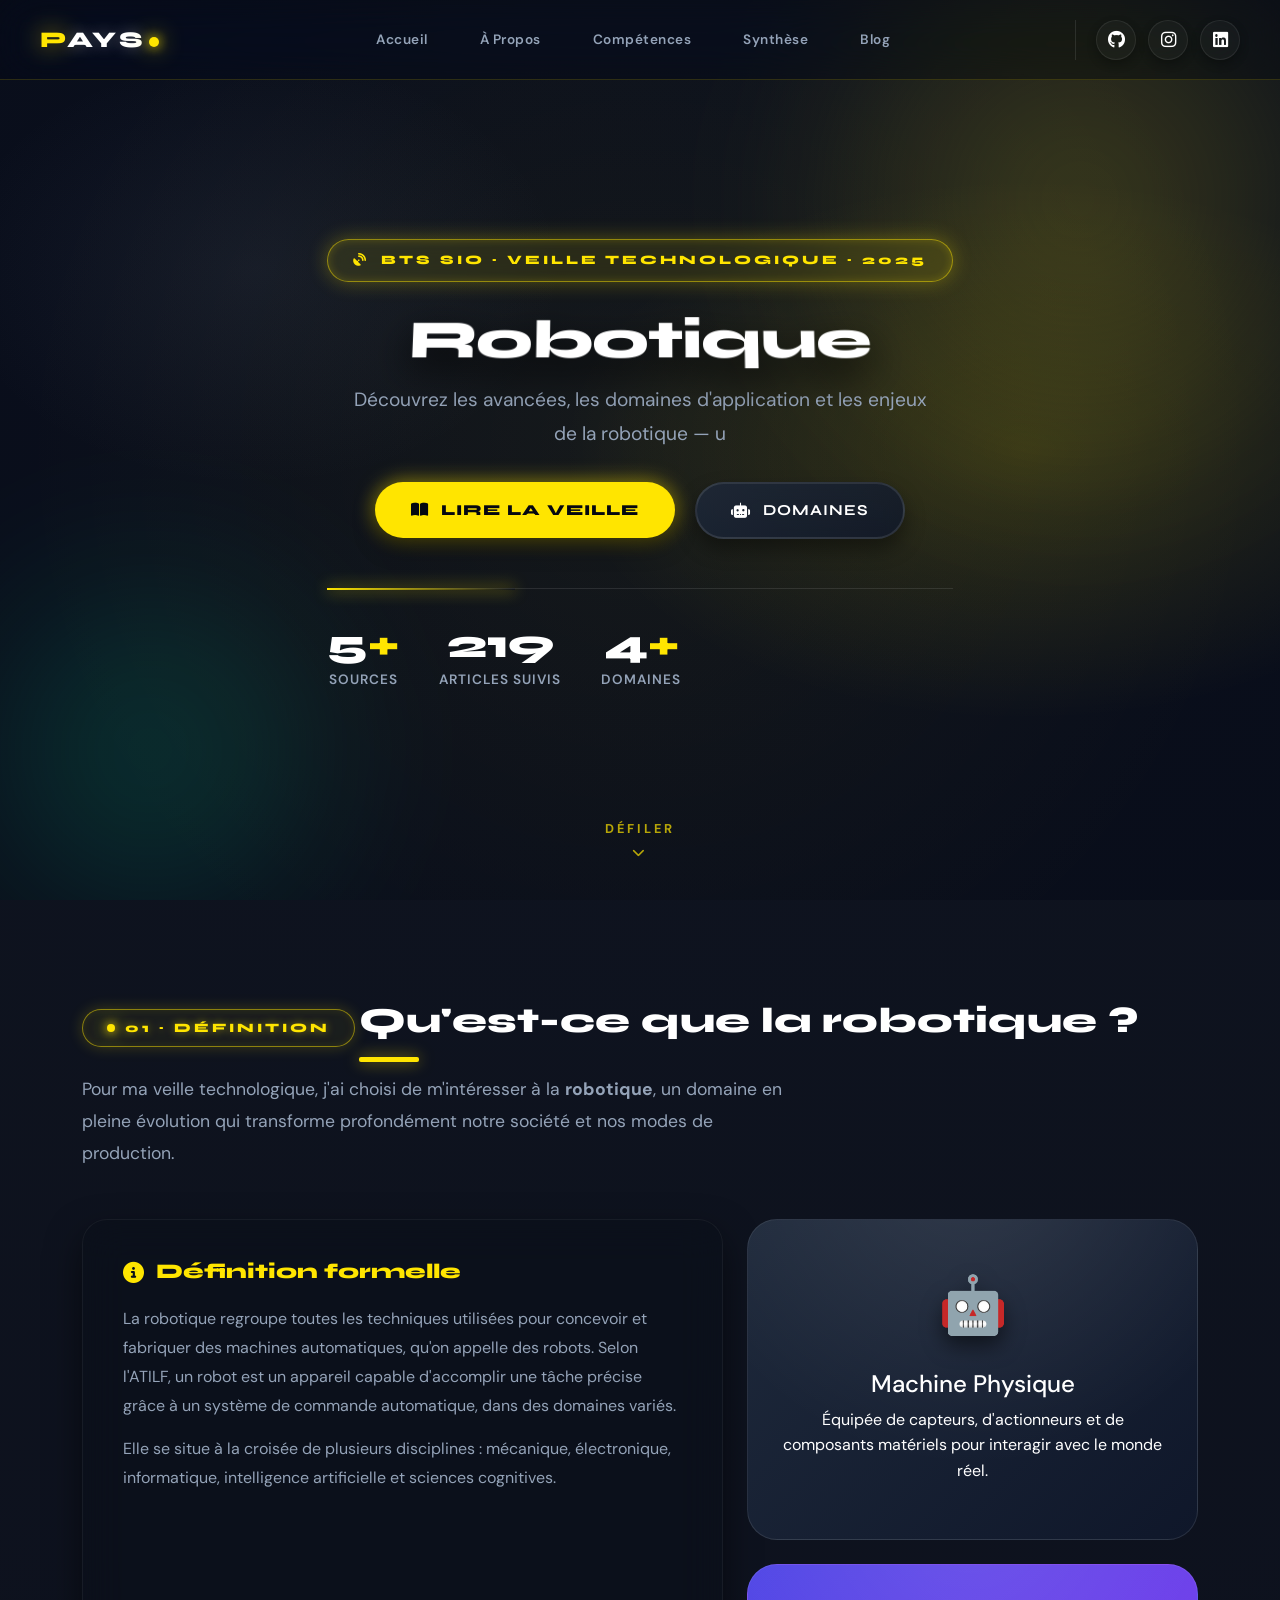
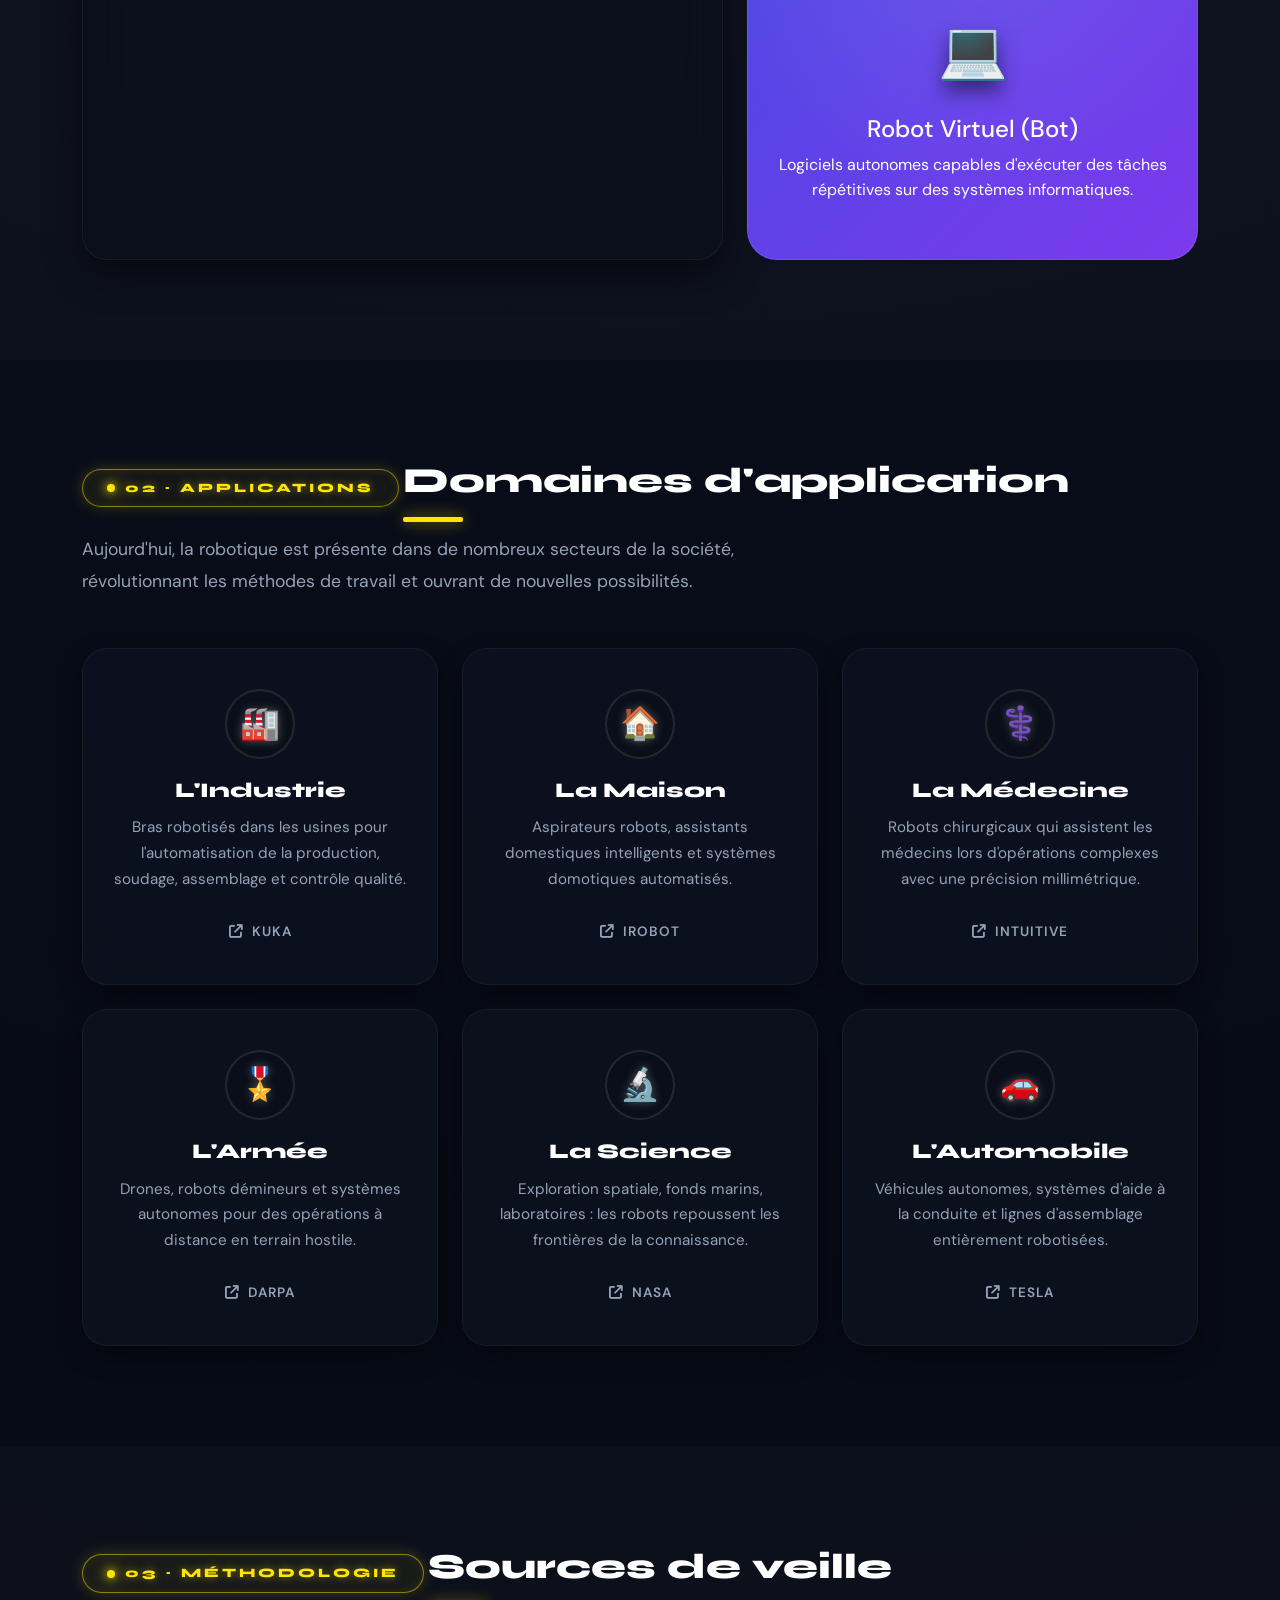
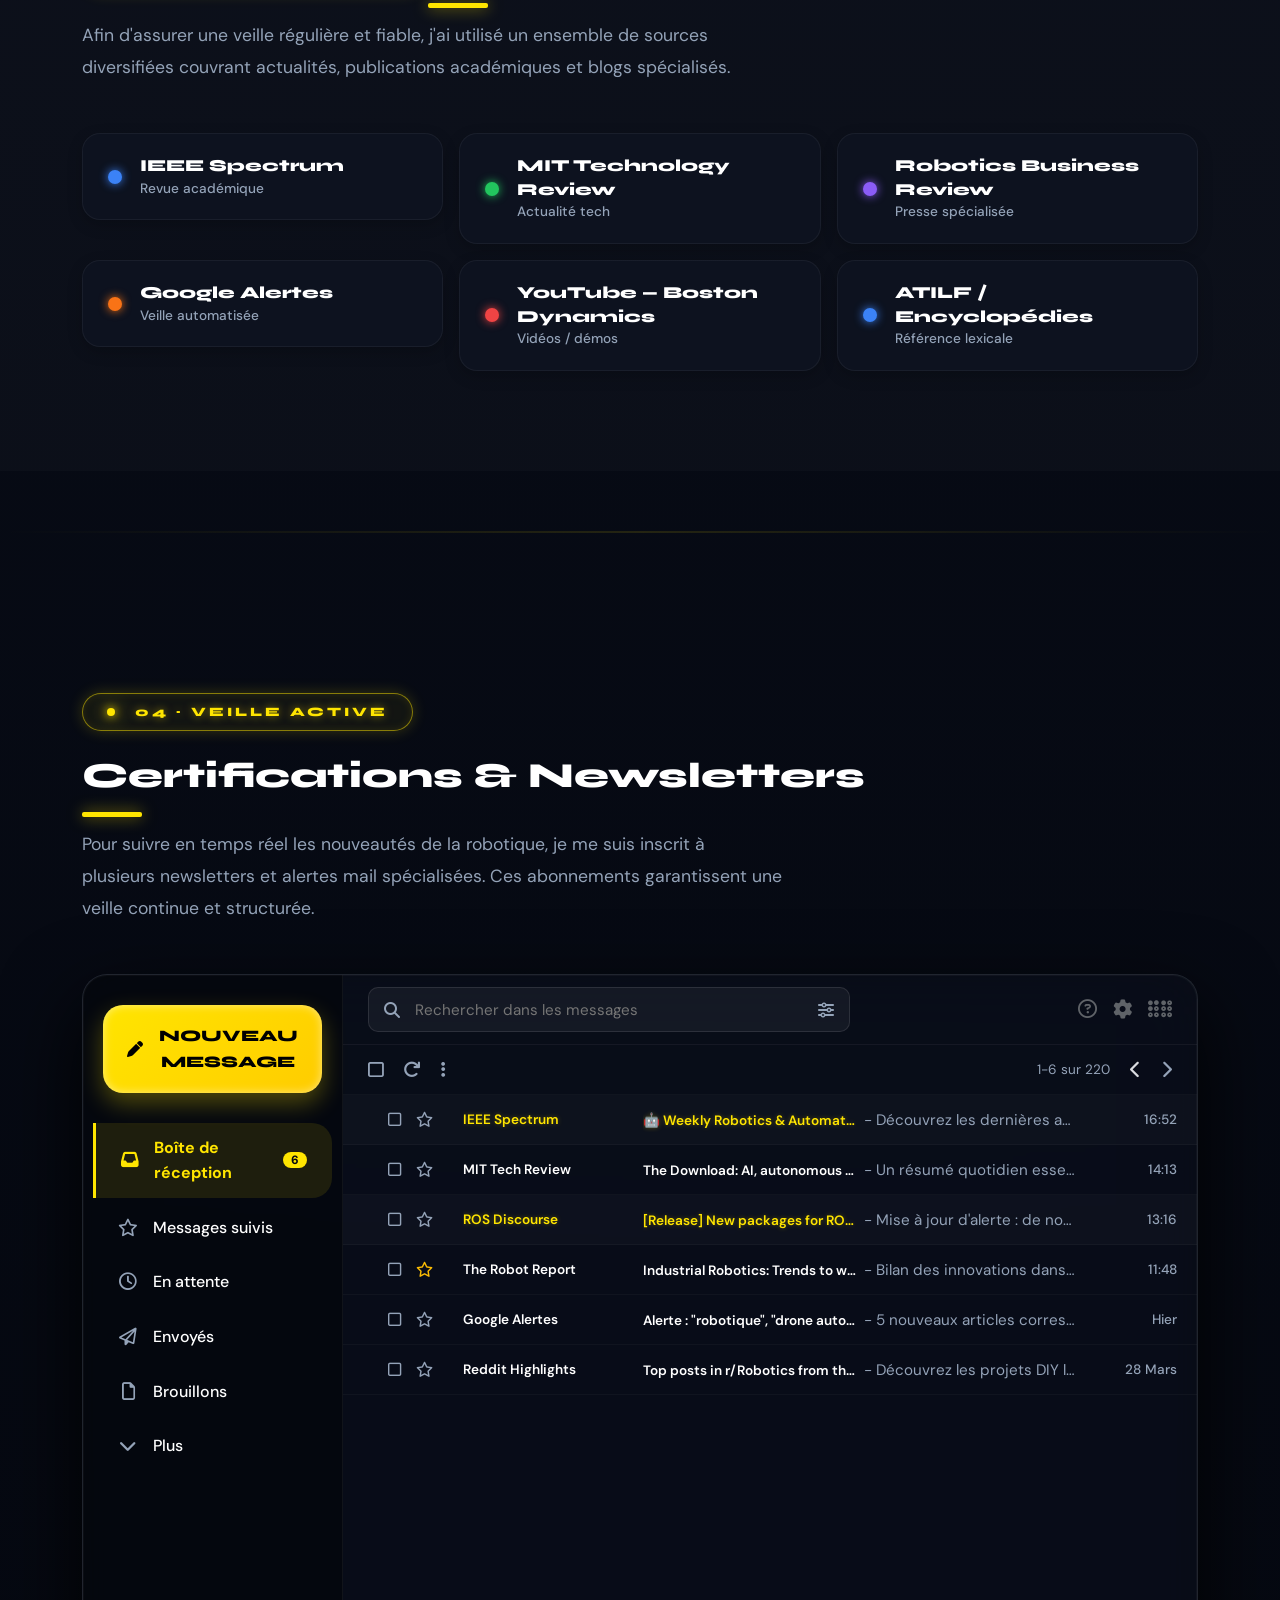
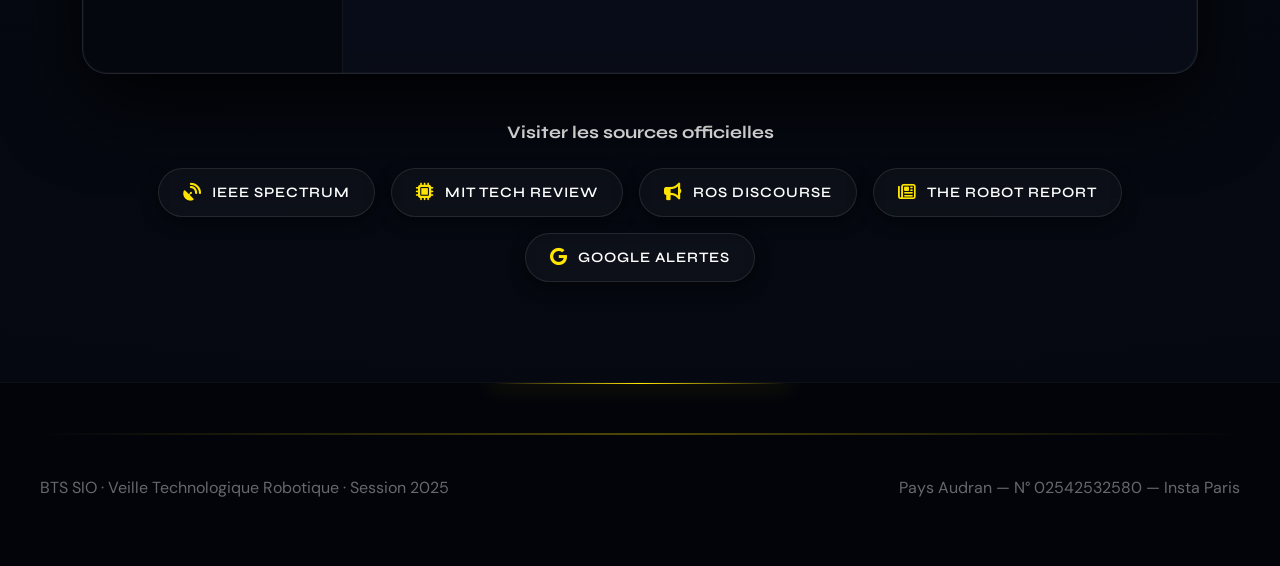
<file: veille_robotique.html>
<!DOCTYPE html>
<html lang="fr">
<head>
  <meta charset="UTF-8" />
  <meta name="viewport" content="width=device-width, initial-scale=1.0" />
  <title>Veille Technologique – Robotique | Pays Audran</title>

  <!-- Bootstrap 5 -->
  <link href="https://cdn.jsdelivr.net/npm/bootstrap@5.3.3/dist/css/bootstrap.min.css" rel="stylesheet" />
  <!-- Font Awesome -->
  <link rel="stylesheet" href="https://cdnjs.cloudflare.com/ajax/libs/font-awesome/6.7.2/css/all.min.css" crossorigin="anonymous" />
  <!-- Google Fonts -->
  <link href="https://fonts.googleapis.com/css2?family=Syne:wght@400;600;700;800&family=DM+Sans:ital,wght@0,300;0,400;0,500;1,300&display=swap" rel="stylesheet" />

  <link rel="stylesheet" href="css/style.css?v=5" />
</head>

<body>

  <!-- Scroll Progress Bar -->
  <div class="scroll-progress" id="scrollProgress"></div>

  <!-- ===== NAVBAR ===== -->
  <nav class="navbar-custom" id="navbar">
    <a href="index.html" class="logo"><span>P</span>ays<span class="logo-dot"></span></a>
    <ul class="nav-links">
      <li><a href="index.html">Accueil</a></li>
      <li><a href="a propos.html">À Propos</a></li>
      <li><a href="competence.html">Compétences</a></li>
      <li><a href="synthese.html">Synthèse</a></li>
      <li><a href="blog.html">Blog</a></li>
    </ul>
    <div class="socials">
      <a href="https://github.com/paysg71-arch/" target="_blank" aria-label="GitHub"><i class="fa-brands fa-github"></i></a>
      <a href="https://www.instagram.com/audranpays" target="_blank" aria-label="Instagram"><i class="fa-brands fa-instagram"></i></a>
      <a href="https://www.linkedin.com/in/audran-pays-4949373b2/" target="_blank" aria-label="Linkedin"><i class="fa-brands fa-linkedin"></i></a>
    </div>
  </nav>

  <!-- ===== HERO ===== -->
  <section class="hero" id="accueil">
    <div class="hero-orb hero-orb-1"></div>
    <div class="hero-orb hero-orb-2"></div>
    <div class="hero-orb hero-orb-3"></div>
    <div class="hero-inner">
      <div class="hero-eyebrow"><i class="fa-solid fa-satellite-dish"></i> BTS SIO · Veille Technologique · 2025</div>
      <h1>Robotique</h1>
      <p class="hero-sub" id="heroTyping"></p>
      <div class="hero-btns" style="animation: fadeInUp 0.8s ease 0.8s both;">
        <a href="#definition" class="btn-yellow"><i class="fa-solid fa-book-open"></i> Lire la veille</a>
        <a href="#domaines" class="btn-dark"><i class="fa-solid fa-robot"></i> Domaines</a>
      </div>
      <div class="hero-stats">
        <div class="hero-stat">
          <span class="hero-stat-number"><span class="counter" data-target="6">0</span><span class="counter-suffix">+</span></span>
          <span class="hero-stat-label">Sources</span>
        </div>
        <div class="hero-stat">
          <span class="hero-stat-number"><span class="counter" data-target="220">0</span><span class="counter-suffix"></span></span>
          <span class="hero-stat-label">Articles suivis</span>
        </div>
        <div class="hero-stat">
          <span class="hero-stat-number"><span class="counter" data-target="5">0</span><span class="counter-suffix">+</span></span>
          <span class="hero-stat-label">Domaines</span>
        </div>
      </div>
    </div>
    <div class="scroll-down" onclick="document.getElementById('definition').scrollIntoView({behavior:'smooth'})">
      <span>Défiler</span>
      <i class="fa-solid fa-chevron-down"></i>
    </div>
  </section>

  <!-- ===== DÉFINITION ===== -->
  <section class="section-pad section-alt" id="definition">
    <div class="container">
      <div class="fade-up">
        <div class="section-tag">01 · Définition</div>
        <h2 class="section-title">Qu'est-ce que la robotique ?</h2>
        <p class="section-sub">Pour ma veille technologique, j'ai choisi de m'intéresser à la <strong>robotique</strong>, un domaine en pleine évolution qui transforme profondément notre société et nos modes de production.</p>
      </div>

      <div class="row g-4 fade-up">
        <div class="col-lg-7">
          <div class="def-card">
            <h3><i class="fa-solid fa-circle-info"></i> Définition formelle</h3>
            <p>La robotique regroupe toutes les techniques utilisées pour concevoir et fabriquer des machines automatiques, qu'on appelle des robots. Selon l'ATILF, un robot est un appareil capable d'accomplir une tâche précise grâce à un système de commande automatique, dans des domaines variés.</p>
            <p>Elle se situe à la croisée de plusieurs disciplines : mécanique, électronique, informatique, intelligence artificielle et sciences cognitives.</p>
          </div>
        </div>
        <div class="col-lg-5">
          <div class="row g-4 h-100">
            <div class="col-12">
              <div class="perspective-card physical">
                <span class="p-icon">🤖</span>
                <h4>Machine Physique</h4>
                <p>Équipée de capteurs, d'actionneurs et de composants matériels pour interagir avec le monde réel.</p>
              </div>
            </div>
            <div class="col-12">
              <div class="perspective-card virtual">
                <span class="p-icon">💻</span>
                <h4>Robot Virtuel (Bot)</h4>
                <p>Logiciels autonomes capables d'exécuter des tâches répétitives sur des systèmes informatiques.</p>
              </div>
            </div>
          </div>
        </div>
      </div>
    </div>
  </section>

  <!-- ===== DOMAINES ===== -->
  <section class="section-pad" id="domaines">
    <div class="container">
      <div class="fade-up">
        <div class="section-tag">02 · Applications</div>
        <h2 class="section-title">Domaines d'application</h2>
        <p class="section-sub">Aujourd'hui, la robotique est présente dans de nombreux secteurs de la société, révolutionnant les méthodes de travail et ouvrant de nouvelles possibilités.</p>
      </div>

      <div class="row g-4 fade-up">
        <div class="col-sm-6 col-lg-4">
          <div class="domain-card">
            <span class="domain-icon">🏭</span>
            <h3>L'Industrie</h3>
            <p>Bras robotisés dans les usines pour l'automatisation de la production, soudage, assemblage et contrôle qualité.</p>
            <a href="https://www.kuka.com" target="_blank" class="domain-link">
              <i class="fa-solid fa-arrow-up-right-from-square"></i> Kuka
            </a>
          </div>
        </div>
        <div class="col-sm-6 col-lg-4">
          <div class="domain-card">
            <span class="domain-icon">🏠</span>
            <h3>La Maison</h3>
            <p>Aspirateurs robots, assistants domestiques intelligents et systèmes domotiques automatisés.</p>
            <a href="https://www.irobot.com" target="_blank" class="domain-link">
              <i class="fa-solid fa-arrow-up-right-from-square"></i> iRobot
            </a>
          </div>
        </div>
        <div class="col-sm-6 col-lg-4">
          <div class="domain-card">
            <span class="domain-icon">⚕️</span>
            <h3>La Médecine</h3>
            <p>Robots chirurgicaux qui assistent les médecins lors d'opérations complexes avec une précision millimétrique.</p>
            <a href="https://www.intuitive.com" target="_blank" class="domain-link">
              <i class="fa-solid fa-arrow-up-right-from-square"></i> Intuitive
            </a>
          </div>
        </div>
        <div class="col-sm-6 col-lg-4">
          <div class="domain-card">
            <span class="domain-icon">🎖️</span>
            <h3>L'Armée</h3>
            <p>Drones, robots démineurs et systèmes autonomes pour des opérations à distance en terrain hostile.</p>
            <a href="https://www.darpa.mil" target="_blank" class="domain-link">
              <i class="fa-solid fa-arrow-up-right-from-square"></i> DARPA
            </a>
          </div>
        </div>
        <div class="col-sm-6 col-lg-4">
          <div class="domain-card">
            <span class="domain-icon">🔬</span>
            <h3>La Science</h3>
            <p>Exploration spatiale, fonds marins, laboratoires : les robots repoussent les frontières de la connaissance.</p>
            <a href="https://www.nasa.gov" target="_blank" class="domain-link">
              <i class="fa-solid fa-arrow-up-right-from-square"></i> NASA
            </a>
          </div>
        </div>
        <div class="col-sm-6 col-lg-4">
          <div class="domain-card">
            <span class="domain-icon">🚗</span>
            <h3>L'Automobile</h3>
            <p>Véhicules autonomes, systèmes d'aide à la conduite et lignes d'assemblage entièrement robotisées.</p>
            <a href="https://www.tesla.com" target="_blank" class="domain-link">
              <i class="fa-solid fa-arrow-up-right-from-square"></i> Tesla
            </a>
          </div>
        </div>
      </div>
    </div>
  </section>

  <!-- ===== SOURCES ===== -->
  <section class="section-pad section-alt" id="sources">
    <div class="container">
      <div class="fade-up">
        <div class="section-tag">03 · Méthodologie</div>
        <h2 class="section-title">Sources de veille</h2>
        <p class="section-sub">Afin d'assurer une veille régulière et fiable, j'ai utilisé un ensemble de sources diversifiées couvrant actualités, publications académiques et blogs spécialisés.</p>
      </div>

      <div class="row g-3 fade-up">
        <div class="col-sm-6 col-lg-4">
          <div class="source-item">
            <div class="stack-dot dot-blue"></div>
            <div><div class="source-name">IEEE Spectrum</div><div class="source-type">Revue académique</div></div>
          </div>
        </div>
        <div class="col-sm-6 col-lg-4">
          <div class="source-item">
            <div class="stack-dot dot-green"></div>
            <div><div class="source-name">MIT Technology Review</div><div class="source-type">Actualité tech</div></div>
          </div>
        </div>
        <div class="col-sm-6 col-lg-4">
          <div class="source-item">
            <div class="stack-dot dot-purple"></div>
            <div><div class="source-name">Robotics Business Review</div><div class="source-type">Presse spécialisée</div></div>
          </div>
        </div>
        <div class="col-sm-6 col-lg-4">
          <div class="source-item">
            <div class="stack-dot dot-orange"></div>
            <div><div class="source-name">Google Alertes</div><div class="source-type">Veille automatisée</div></div>
          </div>
        </div>
        <div class="col-sm-6 col-lg-4">
          <div class="source-item">
            <div class="stack-dot dot-red"></div>
            <div><div class="source-name">YouTube — Boston Dynamics</div><div class="source-type">Vidéos / démos</div></div>
          </div>
        </div>
        <div class="col-sm-6 col-lg-4">
          <div class="source-item">
            <div class="stack-dot dot-blue"></div>
            <div><div class="source-name">ATILF / Encyclopédies</div><div class="source-type">Référence lexicale</div></div>
          </div>
        </div>
      </div>
    </div>
  </section>

  <!-- ===== CERTIFICATIONS & NEWSLETTERS ===== -->
  <hr class="gradient-divider">
  <section class="section-pad section-particles" id="certifications">
    <div class="container">
      <div class="fade-up">
        <div class="section-tag"><span class="pulse-dot"></span>04 · Veille active</div>
        <h2 class="section-title">Certifications & Newsletters</h2>
        <p class="section-sub">Pour suivre en temps réel les nouveautés de la robotique, je me suis inscrit à plusieurs newsletters et alertes mail spécialisées. Ces abonnements garantissent une veille continue et structurée.</p>
      </div>

      <div class="gmail-wrapper fade-up">
        
        <!-- Sidebar -->
        <aside class="gmail-sidebar">
          <button class="gmail-compose"><i class="fa-solid fa-pen"></i> Nouveau message</button>
          <ul class="gmail-menu">
            <li class="active"><i class="fa-solid fa-inbox"></i> Boîte de réception <span class="badge">6</span></li>
            <li><i class="fa-regular fa-star"></i> Messages suivis</li>
            <li><i class="fa-regular fa-clock"></i> En attente</li>
            <li><i class="fa-regular fa-paper-plane"></i> Envoyés</li>
            <li><i class="fa-regular fa-file"></i> Brouillons</li>
            <li><i class="fa-solid fa-chevron-down"></i> Plus</li>
          </ul>
        </aside>

        <!-- Main Content -->
        <div class="gmail-main">
          <!-- Top Search Bar -->
          <header class="gmail-header">
            <div class="gmail-search">
              <i class="fa-solid fa-magnifying-glass"></i>
              <input type="text" placeholder="Rechercher dans les messages">
              <i class="fa-solid fa-sliders"></i>
            </div>
            <div style="display:flex; gap:16px; color:#5f6368; align-items:center; font-size:1.2rem;">
              <i class="fa-regular fa-circle-question"></i>
              <i class="fa-solid fa-gear"></i>
              <i class="fa-solid fa-braille"></i>
            </div>
          </header>

          <!-- Toolbar -->
          <div class="gmail-toolbar">
            <div class="gmail-tools-left">
              <i class="fa-regular fa-square"></i>
              <i class="fa-solid fa-arrow-rotate-right"></i>
              <i class="fa-solid fa-ellipsis-vertical"></i>
            </div>
            <div class="gmail-tools-right">
              <span>1-6 sur 220</span>
              <i class="fa-solid fa-chevron-left" style="color: #dadce0;"></i>
              <i class="fa-solid fa-chevron-right"></i>
            </div>
          </div>

          <!-- Email List -->
          <div class="gmail-list">
            
            <!-- Email 1 (Unread) -->
            <div class="gmail-row unread" onclick="openEmail('email1')">
              <div class="gmail-row-icons">
                <i class="fa-solid fa-grip-vertical drag"></i>
                <i class="fa-regular fa-square select"></i>
                <i class="fa-regular fa-star star"></i>
              </div>
              <div class="gmail-sender">IEEE Spectrum</div>
              <div class="gmail-subject-wrapper">
                <span class="gmail-subject">🤖 Weekly Robotics & Automation Update</span>
                <span class="gmail-snippet"> - Découvrez les dernières avancées en matière de robotique autonome, capteurs innovants et nouvelles parutions de recherche majeures...</span>
              </div>
              <div class="gmail-date">16:52</div>
            </div>

            <!-- Email 2 (Read) -->
            <div class="gmail-row" onclick="openEmail('email2')">
              <div class="gmail-row-icons">
                <i class="fa-solid fa-grip-vertical drag"></i>
                <i class="fa-regular fa-square select"></i>
                <i class="fa-regular fa-star star"></i>
              </div>
              <div class="gmail-sender">MIT Tech Review</div>
              <div class="gmail-subject-wrapper">
                <span class="gmail-subject">The Download: AI, autonomous vehicles and more</span>
                <span class="gmail-snippet"> - Un résumé quotidien essentiel explorant comment l'intelligence artificielle et l'automatisation redéfinissent la société et nos modes de vie...</span>
              </div>
              <div class="gmail-date">14:13</div>
            </div>

            <!-- Email 3 (Unread) -->
            <div class="gmail-row unread" onclick="openEmail('email3')">
              <div class="gmail-row-icons">
                <i class="fa-solid fa-grip-vertical drag"></i>
                <i class="fa-regular fa-square select"></i>
                <i class="fa-regular fa-star star"></i>
              </div>
              <div class="gmail-sender">ROS Discourse</div>
              <div class="gmail-subject-wrapper">
                <span class="gmail-subject">[Release] New packages for ROS 2 Humble & Rolling</span>
                <span class="gmail-snippet"> - Mise à jour d'alerte : de nouveaux packages officiels sont disponibles pour ROS 2. Rejoignez la discussion pour voir le changelog...</span>
              </div>
              <div class="gmail-date">13:16</div>
            </div>

            <!-- Email 4 (Read) -->
            <div class="gmail-row" onclick="openEmail('email4')">
              <div class="gmail-row-icons">
                <i class="fa-solid fa-grip-vertical drag"></i>
                <i class="fa-regular fa-square select"></i>
                <i class="fa-regular fa-star star" style="color:#fbbc04;"></i>
              </div>
              <div class="gmail-sender">The Robot Report</div>
              <div class="gmail-subject-wrapper">
                <span class="gmail-subject">Industrial Robotics: Trends to watch this year</span>
                <span class="gmail-snippet"> - Bilan des innovations dans le secteur des cobots (robots collaboratifs), de la logistique automatisée et de la vision par ordinateur en usine...</span>
              </div>
              <div class="gmail-date">11:48</div>
            </div>

            <!-- Email 5 (Read) -->
            <div class="gmail-row" onclick="openEmail('email5')">
              <div class="gmail-row-icons">
                <i class="fa-solid fa-grip-vertical drag"></i>
                <i class="fa-regular fa-square select"></i>
                <i class="fa-regular fa-star star"></i>
              </div>
              <div class="gmail-sender">Google Alertes</div>
              <div class="gmail-subject-wrapper">
                <span class="gmail-subject">Alerte : "robotique", "drone autonome", "cobot"</span>
                <span class="gmail-snippet"> - 5 nouveaux articles correspondant à vos critères de recherche ont été indexés aujourd'hui. Consultez l'actualité en temps réel...</span>
              </div>
              <div class="gmail-date">Hier</div>
            </div>

            <!-- Email 6 (Read) -->
            <div class="gmail-row" onclick="openEmail('email6')">
              <div class="gmail-row-icons">
                <i class="fa-solid fa-grip-vertical drag"></i>
                <i class="fa-regular fa-square select"></i>
                <i class="fa-regular fa-star star"></i>
              </div>
              <div class="gmail-sender">Reddit Highlights</div>
              <div class="gmail-subject-wrapper">
                <span class="gmail-subject">Top posts in r/Robotics from the past week</span>
                <span class="gmail-snippet"> - Découvrez les projets DIY les plus impressionnants, les débats techniques enflammés sur la cinématique inverse et les conseils d'apprentissage...</span>
              </div>
              <div class="gmail-date">28 Mars</div>
            </div>

          </div>
          
          <!-- Reader View -->
          <div class="gmail-reader" id="gmailReader">
            <div class="reader-back" onclick="closeEmail()"><i class="fa-solid fa-arrow-left"></i> Retour à la boîte de réception</div>
            <div id="readerContent"></div>
          </div>
          
        </div>
      </div>

      <div class="fade-up mt-5 text-center">
        <h4 style="font-family: 'Syne', sans-serif; font-weight: 700; font-size: 1.1rem; color: var(--text-main); margin-bottom: 24px;">Visiter les sources officielles</h4>
        <div class="d-flex flex-wrap justify-content-center gap-3">
          <a href="https://spectrum.ieee.org/robotics" target="_blank" class="ext-source-link"><i class="fa-solid fa-satellite-dish"></i> IEEE Spectrum</a>
          <a href="https://www.technologyreview.com/" target="_blank" class="ext-source-link"><i class="fa-solid fa-microchip"></i> MIT Tech Review</a>
          <a href="https://discourse.ros.org/" target="_blank" class="ext-source-link"><i class="fa-solid fa-bullhorn"></i> ROS Discourse</a>
          <a href="https://www.therobotreport.com/" target="_blank" class="ext-source-link"><i class="fa-regular fa-newspaper"></i> The Robot Report</a>
          <a href="https://www.google.com/alerts" target="_blank" class="ext-source-link"><i class="fa-brands fa-google"></i> Google Alertes</a>
        </div>
      </div>
    </div>
  </section>

  <!-- ===== FOOTER ===== -->
  <footer>
    <div class="footer-divider"></div>
    <p>BTS SIO · Veille Technologique Robotique · Session 2025</p>
    <p>Pays Audran — N° 02542532580 — <a href="index.html">Insta Paris</a></p>
  </footer>

  <!-- Back to top -->
  <button class="back-to-top" id="backToTop" title="Retour en haut">
    <i class="fa-solid fa-chevron-up"></i>
  </button>

  <!-- Notification Toast -->
  <div class="notif-toast" id="notifToast">
    <i class="fa-solid fa-bell"></i>
    <span><strong>IEEE Spectrum</strong> vient de publier un nouvel article sur la robotique médicale.</span>
    <i class="fa-solid fa-xmark notif-close" onclick="document.getElementById('notifToast').classList.remove('show')"></i>
  </div>

  <!-- Bootstrap JS -->
  <script src="https://cdn.jsdelivr.net/npm/bootstrap@5.3.3/dist/js/bootstrap.bundle.min.js"></script>
  <script>
    // ========== SCROLL PROGRESS BAR ==========
    const scrollProgress = document.getElementById('scrollProgress');
    window.addEventListener('scroll', () => {
      const docH = document.documentElement.scrollHeight - window.innerHeight;
      scrollProgress.style.width = (window.scrollY / docH * 100) + '%';
    });

    // ========== NAVBAR SCROLL ==========
    const navbar = document.getElementById('navbar');
    window.addEventListener('scroll', () => navbar.classList.toggle('scrolled', window.scrollY > 50));

    // ========== BACK TO TOP ==========
    const btn = document.getElementById('backToTop');
    window.addEventListener('scroll', () => btn.classList.toggle('visible', window.scrollY > 400));
    btn.addEventListener('click', () => window.scrollTo({ top: 0, behavior: 'smooth' }));

    // ========== SMOOTH SCROLL ANCHORS ==========
    document.querySelectorAll('a[href^="#"]').forEach(a => {
      a.addEventListener('click', function(e) {
        const t = document.querySelector(this.getAttribute('href'));
        if (t) { e.preventDefault(); t.scrollIntoView({ behavior: 'smooth' }); }
      });
    });

    // ========== SCROLL REVEAL (multiple animation classes) ==========
    const obs = new IntersectionObserver(entries => {
      entries.forEach((e, i) => {
        if (e.isIntersecting) {
          setTimeout(() => e.target.classList.add('visible'), i * 80);
          obs.unobserve(e.target);
        }
      });
    }, { threshold: 0.08 });
    document.querySelectorAll('.fade-up, .fade-left, .fade-right, .scale-in').forEach(el => {
      if (!el.classList.contains('visible')) obs.observe(el);
    });

    // ========== ACTIVE NAV ON SCROLL ==========
    const sections = document.querySelectorAll('section[id]');
    const navLinks = document.querySelectorAll('.nav-links a');
    window.addEventListener('scroll', () => {
      let current = '';
      sections.forEach(sec => { if (window.scrollY >= sec.offsetTop - 100) current = sec.id; });
      navLinks.forEach(link => {
        link.classList.remove('active');
        if (link.getAttribute('href') === '#' + current) link.classList.add('active');
      });
    });

    // ========== HERO TYPING ANIMATION ==========
    const heroText = "Découvrez les avancées, les domaines d'application et les enjeux de la robotique \u2014 un secteur qui redéfinit notre rapport aux machines et au travail.";
    const heroEl = document.getElementById('heroTyping');
    let charIndex = 0;
    function typeHero() {
      if (charIndex < heroText.length) {
        heroEl.innerHTML = heroText.substring(0, charIndex + 1) + '<span class="typing-cursor"></span>';
        charIndex++;
        setTimeout(typeHero, 22);
      } else {
        heroEl.innerHTML = heroText;
      }
    }
    setTimeout(typeHero, 600);

    // ========== COUNTER ANIMATION ==========
    function animateCounters() {
      document.querySelectorAll('.counter').forEach(counter => {
        const target = +counter.getAttribute('data-target');
        const duration = 1500;
        const start = performance.now();
        function updateCounter(now) {
          const progress = Math.min((now - start) / duration, 1);
          const eased = 1 - Math.pow(1 - progress, 3);
          counter.textContent = Math.floor(eased * target);
          if (progress < 1) requestAnimationFrame(updateCounter);
          else counter.textContent = target;
        }
        requestAnimationFrame(updateCounter);
      });
    }
    setTimeout(animateCounters, 1200);

    // ========== PARALLAX HERO ORBS ==========
    const orbs = document.querySelectorAll('.hero-orb');
    window.addEventListener('mousemove', (e) => {
      const cx = window.innerWidth / 2;
      const cy = window.innerHeight / 2;
      const dx = (e.clientX - cx) / cx;
      const dy = (e.clientY - cy) / cy;
      orbs.forEach((orb, i) => {
        const factor = (i + 1) * 12;
        orb.style.transform = `translate(${dx * factor}px, ${dy * factor}px)`;
      });
    });

    // ========== STAR TOGGLE ==========
    document.querySelectorAll('.gmail-row-icons .star').forEach(star => {
      star.addEventListener('click', (e) => {
        e.stopPropagation();
        star.classList.toggle('starred');
        if (star.classList.contains('starred')) {
          star.classList.remove('fa-regular');
          star.classList.add('fa-solid');
          star.style.color = '#fbbc04';
        } else {
          star.classList.remove('fa-solid');
          star.classList.add('fa-regular');
          star.style.color = '';
        }
      });
    });

    // ========== NOTIFICATION TOAST ==========
    setTimeout(() => {
      document.getElementById('notifToast').classList.add('show');
      setTimeout(() => {
        document.getElementById('notifToast').classList.remove('show');
      }, 6000);
    }, 4000);

    // ========== GMAIL INBOX LOGIC ==========
    const emailsData = {
      'email1': {
        subject: "🤖 Weekly Robotics & Automation Update",
        senderName: "IEEE Spectrum",
        senderEmail: "news@spectrum.ieee.org",
        date: "Aujourd'hui, 16:52",
        body: "<p>Bonjour,</p><p>La nouvelle génération de robots d'assistance médicale vient de passer la dernière phase de ses essais cliniques. Grâce à un système de capteurs LiDAR et une Intelligence Artificielle basée sur l'apprentissage par renforcement, ces robots peuvent désormais anticiper les mouvements des patients avec une précision de 98%.</p><p>Découvrez notre dossier complet sur l'évolution de la robotique en milieu hospitalier et les défis à venir sur la gestion de l'autonomie critique.</p><br><p>Cordialement,<br>L'équipe IEEE Spectrum</p>"
      },
      'email2': {
        subject: "The Download: AI, autonomous vehicles and more",
        senderName: "MIT Tech Review",
        senderEmail: "newsletters@technologyreview.com",
        date: "Aujourd'hui, 14:13",
        body: "<p>Bonjour,</p><p>Aujourd'hui dans <em>The Download</em> : une avancée majeure pour les véhicules autonomes. Des chercheurs du MIT ont développé un algorithme de détection capable de réduire l'incertitude dans des conditions de très faible visibilité (brouillard, neige).</p><p>Cette avancée pourrait accélérer le déploiement des flottes de taxis autonomes (robotaxis) et redéfinir la logistique du réseau routier d'ici 2026.</p><br><p>Bonne lecture !</p>"
      },
      'email3': {
        subject: "[Release] New packages for ROS 2 Humble & Rolling",
        senderName: "ROS Discourse",
        senderEmail: "noreply@discourse.ros.org",
        date: "Aujourd'hui, 13:16",
        body: "<p>Une nouvelle mise à jour vient d'être déployée sur les dépôts de <strong>ROS 2 Humble Hawksbill</strong>. Plus de 30 packages ont été mis à jour, incluant des améliorations significatives sur la couche <em>Nav2</em> (Navigation) et des correctifs critiques sur le gestionnaire de cycle de vie des nœuds.</p><p>Nous invitons tous les développeurs travaillant sur des robots mobiles à mettre à jour leur environnement local. Retrouvez le changelog complet sur le forum.</p>"
      },
      'email4': {
        subject: "Industrial Robotics: Trends to watch this year",
        senderName: "The Robot Report",
        senderEmail: "info@therobotreport.com",
        date: "Aujourd'hui, 11:48",
        body: "<p>Le marché des <strong>cobots</strong> (robots collaboratifs) connaît une croissance exponentielle. Contrairement aux anciens bras industriels confinés dans des cages, ces systèmes opèrent directement aux côtés de l'humain.</p><p>Ce nouveau rapport détaille comment l'intégration de caméras stéréoscopiques et de capteurs de force permet à ces cobots d'être reprogrammés intuitivement par les opérateurs en usine sans écrire une seule ligne de code.</p><br><p>Lisez le rapport exclusif sur notre plateforme numérique.</p>"
      },
      'email5': {
        subject: "Alerte : 'robotique', 'drone autonome', 'cobot'",
        senderName: "Google Alertes",
        senderEmail: "googlealerts-noreply@google.com",
        date: "Hier",
        body: "<p><strong>Voici les nouveaux résultats pour votre alerte :</strong></p><ul><li style='margin-bottom:8px'><em>L'Usine Digitale</em> : Le français Exotec lève 300M d'euros pour ses robots d'entrepôt Skypod.</li><li><em>Presse Citron</em> : Un nouveau drone autonome conçu pour l'inspection des lignes à haute tension sans intervention humaine.</li></ul><p>Pour modifier ou annuler cette alerte, cliquez <a href='#'>ici</a>.</p>"
      },
      'email6': {
        subject: "Top posts in r/Robotics from the past week",
        senderName: "Reddit Highlights",
        senderEmail: "noreply@reddit.com",
        date: "28 Mars",
        body: "<p>Salut u/Audran.ps,</p><p>Voici les discussions les plus populaires de la semaine sur le subreddit <strong>/r/Robotics</strong> :</p><ul><li style='margin-bottom:8px'><strong>[Projet terminé]</strong> Mon bras articulé Open Source imprimé en 3D capable de jouer aux échecs (12.4k upvotes)</li><li style='margin-bottom:8px'><strong>[Débat]</strong> Pourquoi Boston Dynamics a-t-il abandonné l'hydraulique sur la nouvelle version du robot Atlas ? (8.1k upvotes)</li><li><strong>[Tutoriel]</strong> Comment calculer la cinématique inverse sans s'arracher les cheveux. (5.2k upvotes)</li></ul><br><p>Revenez partager votre passion sur Reddit !</p>"
      }
    };

    function openEmail(id) {
      document.querySelector('.gmail-list').style.display = 'none';
      document.querySelector('.gmail-toolbar').style.display = 'none';
      const reader = document.getElementById('gmailReader');
      reader.classList.add('active');
      const data = emailsData[id];
      document.getElementById('readerContent').innerHTML = `
        <div class="reader-subject">${data.subject}</div>
        <div class="reader-header">
          <div class="reader-sender-info">
            <div class="reader-sender-avatar"><i class="fa-solid fa-robot"></i></div>
            <div>
              <div class="reader-sender-name">${data.senderName} <span class="reader-sender-email">&lt;${data.senderEmail}&gt;</span></div>
              <div class="reader-date">à moi</div>
            </div>
          </div>
          <div class="reader-date">${data.date}</div>
        </div>
        <div class="reader-body">${data.body}</div>
      `;
    }

    function closeEmail() {
      document.getElementById('gmailReader').classList.remove('active');
      document.querySelector('.gmail-list').style.display = 'block';
      document.querySelector('.gmail-toolbar').style.display = 'flex';
    }
  </script>
</body>
</html>
</file>
<file: css/style.css>
@charset "UTF-8";
/* =========================================================================
   STYLE.CSS — Point d'entrée unique
   Importe tous les fichiers CSS de ce dossier
   ========================================================================= */

/* 1. Design System & Composants Globaux */
@import url('global.css?v=5');

/* 2. Pages individuelles */
@import url('index.css?v=5');        /* Accueil */
@import url('apropos.css?v=5');      /* À Propos */
@import url('competence.css?v=5');   /* Compétences */
@import url('synthese.css?v=5');     /* Synthèse E5 */
@import url('blog.css?v=5');        /* Blog */
@import url('veille.css?v=5');      /* Veille Technologique */
@import url('projets.css?v=5');     /* Fleet Manager & Nanos */
</file>
